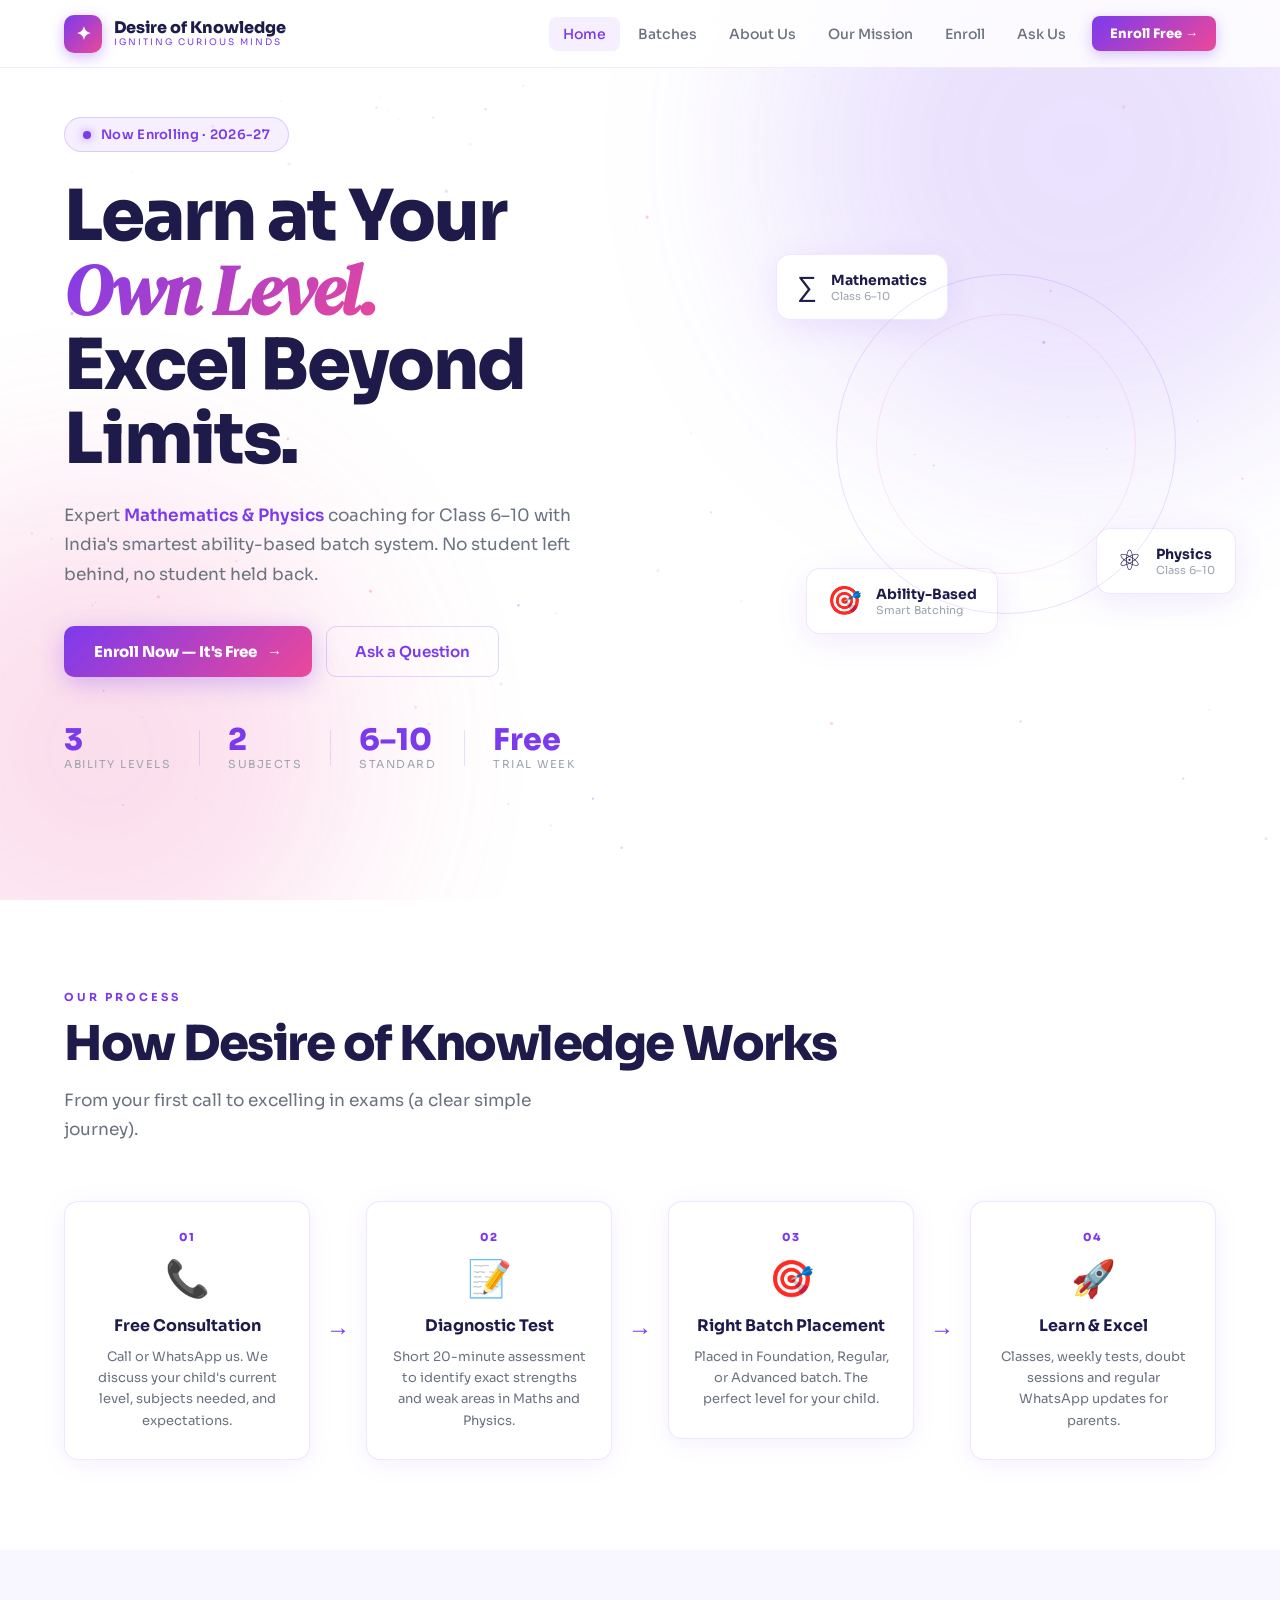
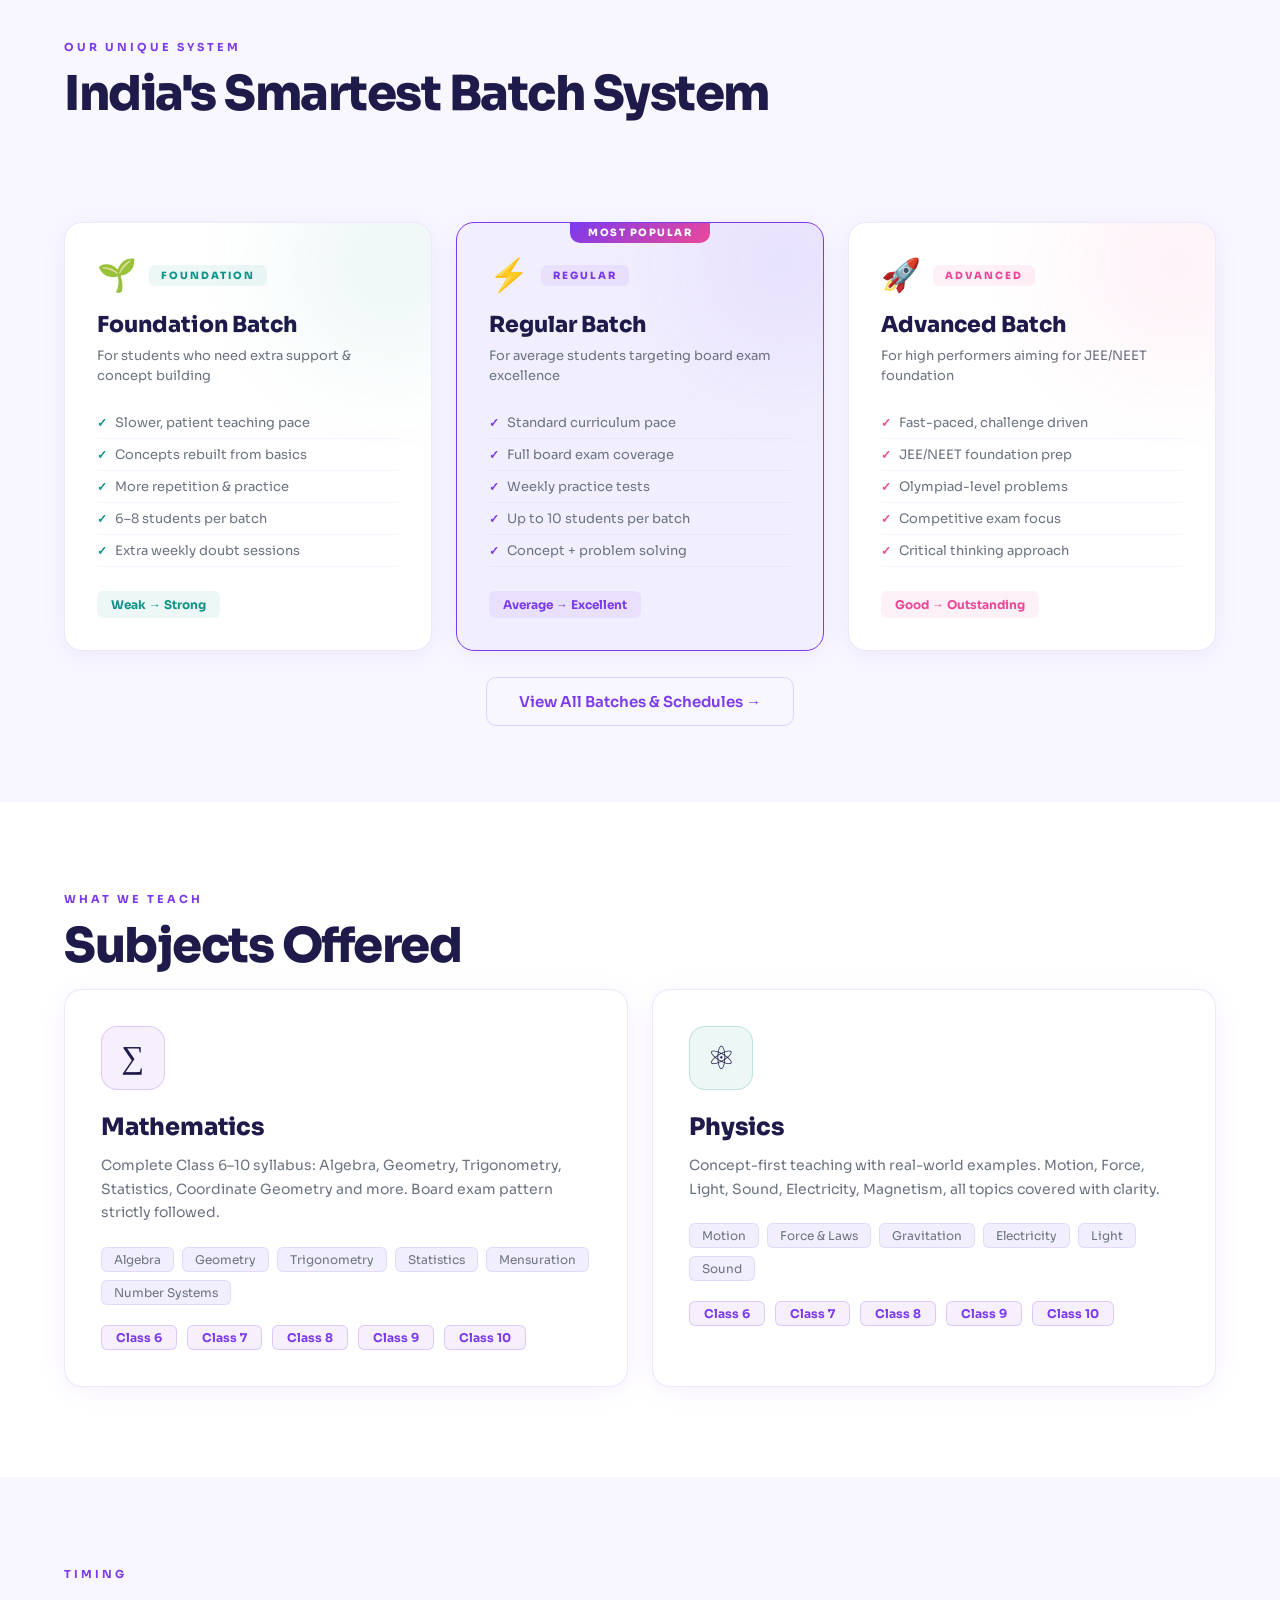
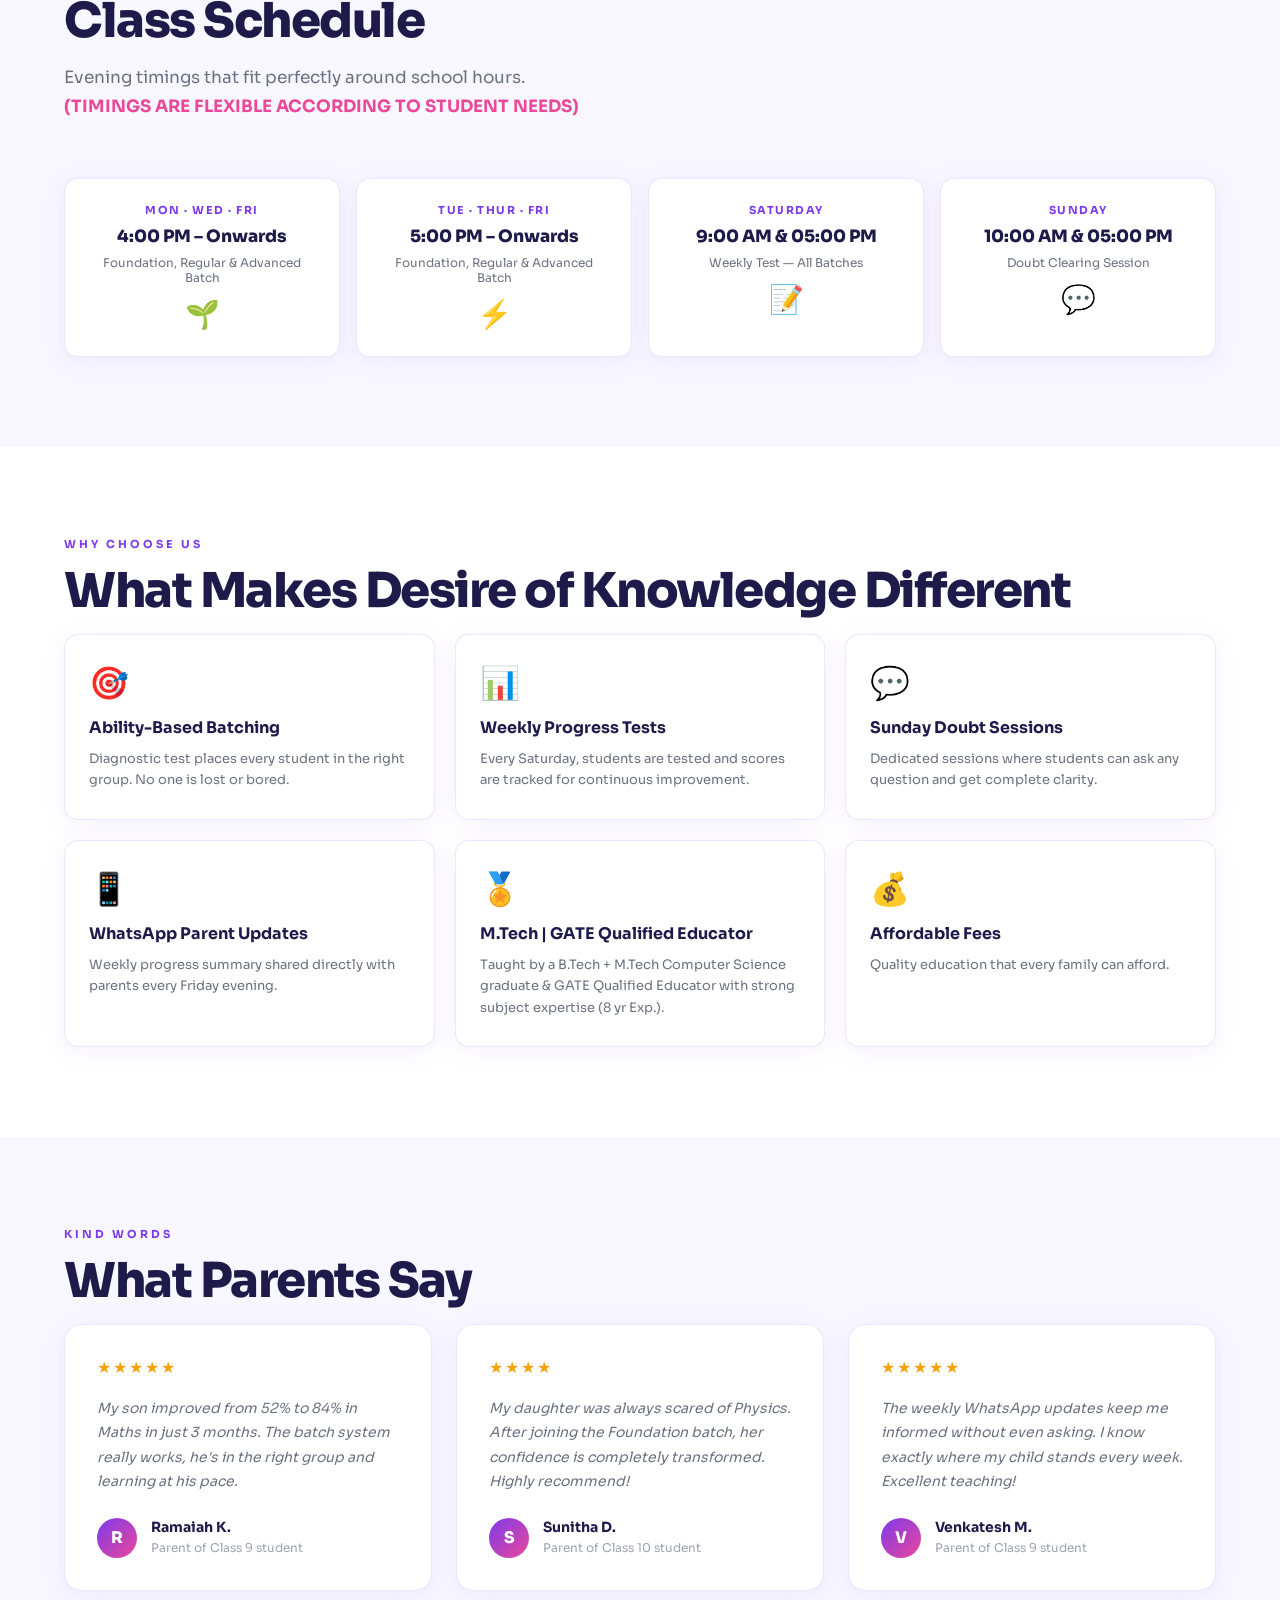
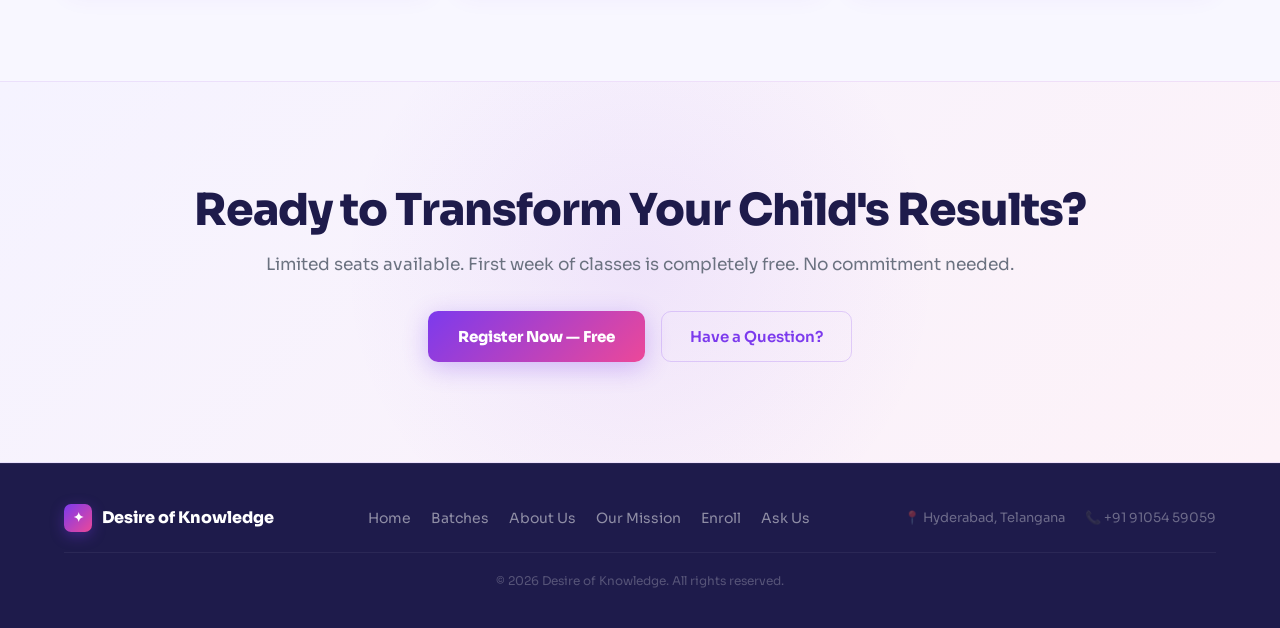
<file: index.html>
<!DOCTYPE html>
<html lang="en">
<head>
  <meta charset="UTF-8" />
  <meta name="viewport" content="width=device-width, initial-scale=1.0" />
  <title>Desire of Knowledge | Class 9 & 10 Maths & Physics Coaching — Hyderabad</title>
  <meta name="description" content="Expert Maths and Physics coaching for Class 9 and 10 students in Hyderabad, Telangana. Ability-based batches. Enroll now for free consultation." />
  <link rel="preconnect" href="https://fonts.googleapis.com" />
  <link rel="preconnect" href="https://fonts.gstatic.com" crossorigin />
  <link href="https://fonts.googleapis.com/css2?family=Sora:wght@300;400;500;600;700;800;900&family=DM+Serif+Display:ital@0;1&family=Plus+Jakarta+Sans:wght@400;500;600;700&display=swap" rel="stylesheet" />
  <link rel="stylesheet" href="css/style.css" />
  <link rel="icon" href="data:image/svg+xml,<svg xmlns='http://www.w3.org/2000/svg' viewBox='0 0 100 100'><text y='.9em' font-size='90'>✦</text></svg>" />
</head>
<body>

<!-- ── NAVBAR ─────────────────────────────────────────────────────────── -->
<div id="header-placeholder"></div>

<!-- ── HERO ───────────────────────────────────────────────────────────── -->
<section class="hero">
  <div class="hero-bg">
    <div class="orb orb-gold"></div>
    <div class="orb orb-orange"></div>
    <canvas class="particle-canvas" id="particleCanvas"></canvas>
  </div>
  <div class="hero-content">
    <div class="hero-badge reveal">
      <span class="badge-pulse"></span>
      Now Enrolling · 2026-27
    </div>
    <h1 class="hero-title reveal delay-1">
      Learn at Your<br>
      <em class="gold-italic">Own Level.</em><br>
      Excel Beyond Limits.
    </h1>
    <p class="hero-desc reveal delay-2">
      Expert <strong>Mathematics & Physics</strong> coaching for Class 6–10 with India's smartest ability-based batch system. No student left behind, no student held back.
    </p>
    <div class="hero-actions reveal delay-3">
      <a href="register.html" class="btn-gold">
        Enroll Now — It's Free
        <span class="btn-icon">→</span>
      </a>
      <a href="query.html" class="btn-outline">Ask a Question</a>
    </div>
    <div class="hero-stats reveal delay-4">
      <div class="stat-item">
        <span class="stat-val">3</span>
        <span class="stat-lbl">Ability Levels</span>
      </div>
      <div class="stat-sep"></div>
      <div class="stat-item">
        <span class="stat-val">2</span>
        <span class="stat-lbl">Subjects</span>
      </div>
      <div class="stat-sep"></div>
      <div class="stat-item">
        <span class="stat-val">6–10</span>
        <span class="stat-lbl">Standard</span>
      </div>
      <div class="stat-sep"></div>
      <div class="stat-item">
        <span class="stat-val">Free</span>
        <span class="stat-lbl">Trial Week</span>
      </div>
    </div>
  </div>
  <div class="hero-visual reveal delay-2">
    <div class="float-card card-1">
      <div class="fc-icon">∑</div>
      <div class="fc-text">
        <strong>Mathematics</strong>
        <span>Class 6–10</span>
      </div>
    </div>
    <div class="float-card card-2">
      <div class="fc-icon">⚛</div>
      <div class="fc-text">
        <strong>Physics</strong>
        <span>Class 6–10</span>
      </div>
    </div>
    <div class="float-card card-3">
      <div class="fc-icon">🎯</div>
      <div class="fc-text">
        <strong>Ability-Based</strong>
        <span>Smart Batching</span>
      </div>
    </div>
    <div class="hero-ring"></div>
    <div class="hero-ring ring-2"></div>
  </div>
</section>

<!-- ── HOW IT WORKS ────────────────────────────────────────────────────── -->
<section class="section how-section">
  <div class="container">
    <div class="section-tag reveal">Our Process</div>
    <h2 class="section-title reveal">How Desire of Knowledge Works</h2>
    <p class="section-desc reveal">From your first call to excelling in exams (a clear simple journey).</p>
    <div class="steps-row">
      <div class="step reveal delay-1">
        <div class="step-num">01</div>
        <div class="step-icon">📞</div>
        <h3>Free Consultation</h3>
        <p>Call or WhatsApp us. We discuss your child's current level, subjects needed, and expectations.</p>
      </div>
      <div class="step-arrow reveal">→</div>
      <div class="step reveal delay-2">
        <div class="step-num">02</div>
        <div class="step-icon">📝</div>
        <h3>Diagnostic Test</h3>
        <p>Short 20-minute assessment to identify exact strengths and weak areas in Maths and Physics.</p>
      </div>
      <div class="step-arrow reveal">→</div>
      <div class="step reveal delay-3">
        <div class="step-num">03</div>
        <div class="step-icon">🎯</div>
        <h3>Right Batch Placement</h3>
        <p>Placed in Foundation, Regular, or Advanced batch. The perfect level for your child.</p>
      </div>
      <div class="step-arrow reveal">→</div>
      <div class="step reveal delay-4">
        <div class="step-num">04</div>
        <div class="step-icon">🚀</div>
        <h3>Learn & Excel</h3>
        <p>Classes, weekly tests, doubt sessions and regular WhatsApp updates for parents.</p>
      </div>
    </div>
  </div>
</section>

<!-- ── BATCH SYSTEM ─────────────────────────────────────────────────────── -->
<section class="section dark-section batch-section">
  <div class="container">
    <div class="section-tag reveal">Our Unique System</div>
    <h2 class="section-title reveal">India's Smartest Batch System</h2>
    <p class="section-desc reveal">Every student is different. We treat them that way.</p>
    <div class="batch-grid">

      <div class="batch-card bc-foundation reveal delay-1">
        <div class="bc-glow glow-teal"></div>
        <div class="bc-header">
          <span class="bc-emoji">🌱</span>
          <div class="bc-level teal">FOUNDATION</div>
        </div>
        <h3>Foundation Batch</h3>
        <p class="bc-sub">For students who need extra support & concept building</p>
        <ul class="bc-list">
          <li>Slower, patient teaching pace</li>
          <li>Concepts rebuilt from basics</li>
          <li>More repetition & practice</li>
          <li>6–8 students per batch</li>
          <li>Extra weekly doubt sessions</li>
        </ul>
        <div class="bc-tag teal-tag">Weak → Strong</div>
      </div>

      <div class="batch-card bc-regular reveal delay-2 featured-card">
        <div class="bc-glow glow-gold"></div>
        <div class="featured-badge">Most Popular</div>
        <div class="bc-header">
          <span class="bc-emoji">⚡</span>
          <div class="bc-level gold">REGULAR</div>
        </div>
        <h3>Regular Batch</h3>
        <p class="bc-sub">For average students targeting board exam excellence</p>
        <ul class="bc-list">
          <li>Standard curriculum pace</li>
          <li>Full board exam coverage</li>
          <li>Weekly practice tests</li>
          <li>Up to 10 students per batch</li>
          <li>Concept + problem solving</li>
        </ul>
        <div class="bc-tag gold-tag">Average → Excellent</div>
      </div>

      <div class="batch-card bc-advanced reveal delay-3">
        <div class="bc-glow glow-orange"></div>
        <div class="bc-header">
          <span class="bc-emoji">🚀</span>
          <div class="bc-level orange">ADVANCED</div>
        </div>
        <h3>Advanced Batch</h3>
        <p class="bc-sub">For high performers aiming for JEE/NEET foundation</p>
        <ul class="bc-list">
          <li>Fast-paced, challenge driven</li>
          <li>JEE/NEET foundation prep</li>
          <li>Olympiad-level problems</li>
          <li>Competitive exam focus</li>
          <li>Critical thinking approach</li>
        </ul>
        <div class="bc-tag orange-tag">Good → Outstanding</div>
      </div>

    </div>
    <div class="batch-cta reveal">
      <a href="batches.html" class="btn-outline-light">View All Batches & Schedules →</a>
    </div>
  </div>
</section>

<!-- ── SUBJECTS ─────────────────────────────────────────────────────────── -->
<section class="section subject-section">
  <div class="container">
    <div class="section-tag reveal">What We Teach</div>
    <h2 class="section-title reveal">Subjects Offered</h2>
    <div class="subject-grid">
      <div class="subject-card reveal delay-1">
        <div class="subj-icon-wrap gold-wrap">
          <span class="subj-icon">∑</span>
        </div>
        <h3>Mathematics</h3>
        <p>Complete Class 6–10 syllabus: Algebra, Geometry, Trigonometry, Statistics, Coordinate Geometry and more. Board exam pattern strictly followed.</p>
        <div class="subj-topics">
          <span>Algebra</span><span>Geometry</span><span>Trigonometry</span>
          <span>Statistics</span><span>Mensuration</span><span>Number Systems</span>
        </div>
        <div class="subj-classes">
          <span class="class-pill">Class 6</span>
          <span class="class-pill">Class 7</span>
          <span class="class-pill">Class 8</span>
          <span class="class-pill">Class 9</span>
          <span class="class-pill">Class 10</span>
        </div>
      </div>
      <div class="subject-card reveal delay-2">
        <div class="subj-icon-wrap teal-wrap">
          <span class="subj-icon">⚛</span>
        </div>
        <h3>Physics</h3>
        <p>Concept-first teaching with real-world examples. Motion, Force, Light, Sound, Electricity, Magnetism, all topics covered with clarity.</p>
        <div class="subj-topics">
          <span>Motion</span><span>Force & Laws</span><span>Gravitation</span>
          <span>Electricity</span><span>Light</span><span>Sound</span>
        </div>
        <div class="subj-classes">
          <span class="class-pill">Class 6</span>
          <span class="class-pill">Class 7</span>
          <span class="class-pill">Class 8</span>
          <span class="class-pill">Class 9</span>
          <span class="class-pill">Class 10</span>
        </div>
      </div>
    </div>
  </div>
</section>

<!-- ── SCHEDULE ─────────────────────────────────────────────────────────── -->
<section class="section dark-section">
  <div class="container">
    <div class="section-tag reveal">Timing</div>
    <h2 class="section-title reveal">Class Schedule</h2>
    <p class="section-desc reveal">Evening timings that fit perfectly around school hours. <strong style="color: #EC4899;">(TIMINGS ARE FLEXIBLE ACCORDING TO STUDENT NEEDS)</strong></p>
    <div class="sched-grid">
      <div class="sched-card reveal delay-1">
        <div class="sched-day">Mon · Wed · Fri</div>
        <div class="sched-time">4:00 PM – Onwards</div>
        <div class="sched-label">Foundation, Regular & Advanced Batch</div>
        <div class="sched-icon">🌱</div>
      </div>
      <div class="sched-card reveal delay-2">
        <div class="sched-day">Tue · Thur · Fri</div>
        <div class="sched-time">5:00 PM – Onwards</div>
        <div class="sched-label">Foundation, Regular & Advanced Batch</div>
        <div class="sched-icon">⚡</div>
      </div>
      <div class="sched-card reveal delay-3">
        <div class="sched-day">Saturday</div>
        <div class="sched-time">9:00 AM & 05:00 PM</div>
        <div class="sched-label">Weekly Test — All Batches</div>
        <div class="sched-icon">📝</div>
      </div>
      <div class="sched-card reveal delay-4">
        <div class="sched-day">Sunday</div>
        <div class="sched-time">10:00 AM & 05:00 PM</div>
        <div class="sched-label">Doubt Clearing Session</div>
        <div class="sched-icon">💬</div>
      </div>
    </div>
  </div>
</section>

<!-- ── WHY US ──────────────────────────────────────────────────────────── -->
<section class="section why-section">
  <div class="container">
    <div class="section-tag reveal">Why Choose Us</div>
    <h2 class="section-title reveal">What Makes Desire of Knowledge Different</h2>
    <div class="why-grid">
      <div class="why-card reveal delay-1">
        <div class="why-icon">🎯</div>
        <h4>Ability-Based Batching</h4>
        <p>Diagnostic test places every student in the right group. No one is lost or bored.</p>
      </div>
      <div class="why-card reveal delay-2">
        <div class="why-icon">📊</div>
        <h4>Weekly Progress Tests</h4>
        <p>Every Saturday, students are tested and scores are tracked for continuous improvement.</p>
      </div>
      <div class="why-card reveal delay-3">
        <div class="why-icon">💬</div>
        <h4>Sunday Doubt Sessions</h4>
        <p>Dedicated sessions where students can ask any question and get complete clarity.</p>
      </div>
      <div class="why-card reveal delay-4">
        <div class="why-icon">📱</div>
        <h4>WhatsApp Parent Updates</h4>
        <p>Weekly progress summary shared directly with parents every Friday evening.</p>
      </div>
      <div class="why-card reveal delay-1">
        <div class="why-icon">🏅</div>
        <h4>M.Tech | GATE Qualified Educator</h4>
        <p>Taught by a B.Tech + M.Tech Computer Science graduate & GATE Qualified Educator with strong subject expertise (8 yr Exp.).</p>
      </div>
      <div class="why-card reveal delay-2">
        <div class="why-icon">💰</div>
        <h4>Affordable Fees</h4>
        <p>Quality education that every family can afford.</p>
      </div>
    </div>
  </div>
</section>

<!-- ── TESTIMONIAL ─────────────────────────────────────────────────────── -->
<section class="section dark-section testimonial-section">
  <div class="container">
    <div class="section-tag reveal">Kind Words</div>
    <h2 class="section-title reveal">What Parents Say</h2>
    <div class="testi-grid">
      <div class="testi-card reveal delay-1">
        <div class="testi-stars">★★★★★</div>
        <p>My son improved from 52% to 84% in Maths in just 3 months. The batch system really works, he's in the right group and learning at his pace.</p>
        <div class="testi-author">
          <div class="testi-avatar">R</div>
          <div>
            <strong>Ramaiah K.</strong>
            <span>Parent of Class 9 student</span>
          </div>
        </div>
      </div>
      <div class="testi-card reveal delay-2">
        <div class="testi-stars">★★★★</div>
        <p>My daughter was always scared of Physics. After joining the Foundation batch, her confidence is completely transformed. Highly recommend!</p>
        <div class="testi-author">
          <div class="testi-avatar">S</div>
          <div>
            <strong>Sunitha D.</strong>
            <span>Parent of Class 10 student</span>
          </div>
        </div>
      </div>
      <div class="testi-card reveal delay-3">
        <div class="testi-stars">★★★★★</div>
        <p>The weekly WhatsApp updates keep me informed without even asking. I know exactly where my child stands every week. Excellent teaching!</p>
        <div class="testi-author">
          <div class="testi-avatar">V</div>
          <div>
            <strong>Venkatesh M.</strong>
            <span>Parent of Class 9 student</span>
          </div>
        </div>
      </div>
    </div>
  </div>
</section>

<!-- ── CTA BANNER ──────────────────────────────────────────────────────── -->
<section class="cta-banner">
  <div class="cta-orb"></div>
  <div class="container cta-inner reveal">
    <h2>Ready to Transform Your Child's Results?</h2>
    <p>Limited seats available. First week of classes is completely free. No commitment needed.</p>
    <div class="cta-btns">
      <a href="register.html" class="btn-gold">Register Now — Free</a>
      <a href="query.html" class="btn-outline">Have a Question?</a>
    </div>
  </div>
</section>

<!-- ── FOOTER ──────────────────────────────────────────────────────────── -->
<div id="footer-placeholder"></div>


<script src="/js/components.js"></script>
<script src="/js/main.js"></script>
</body>
</html>
</file>
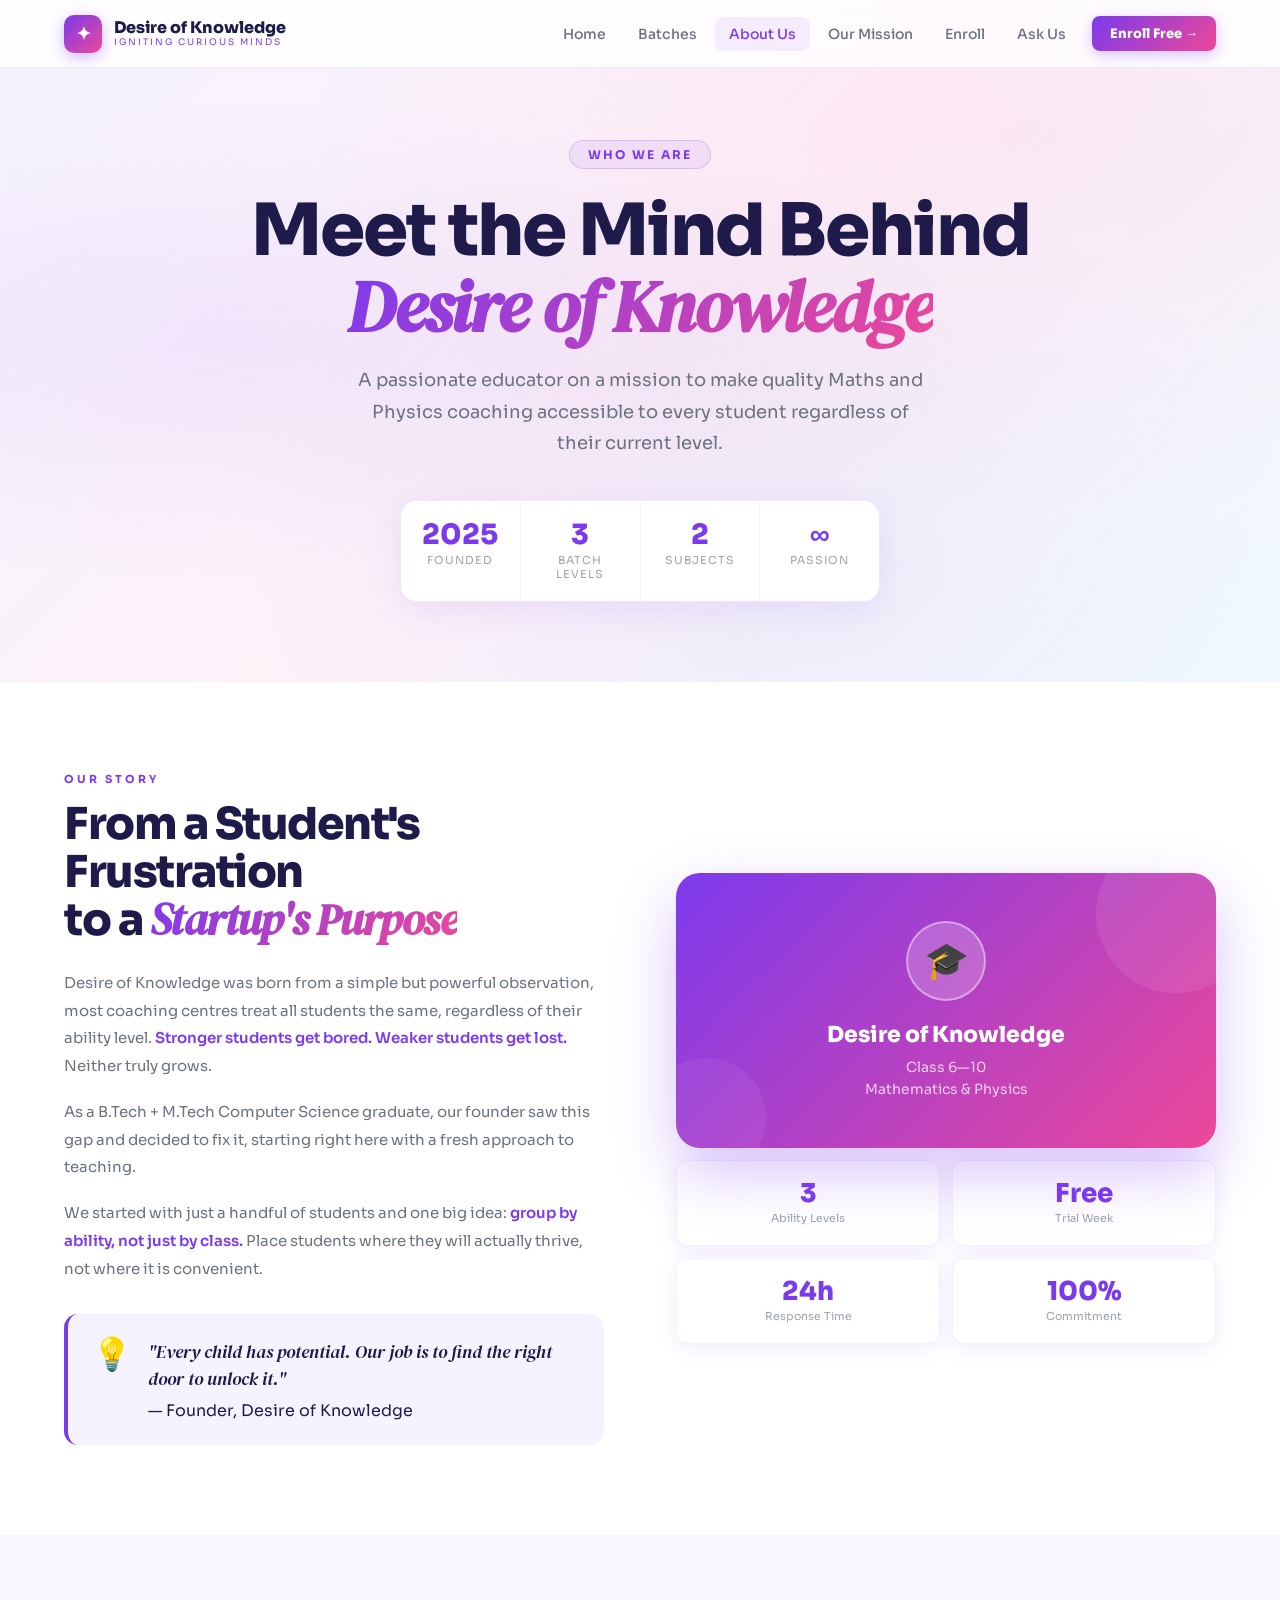
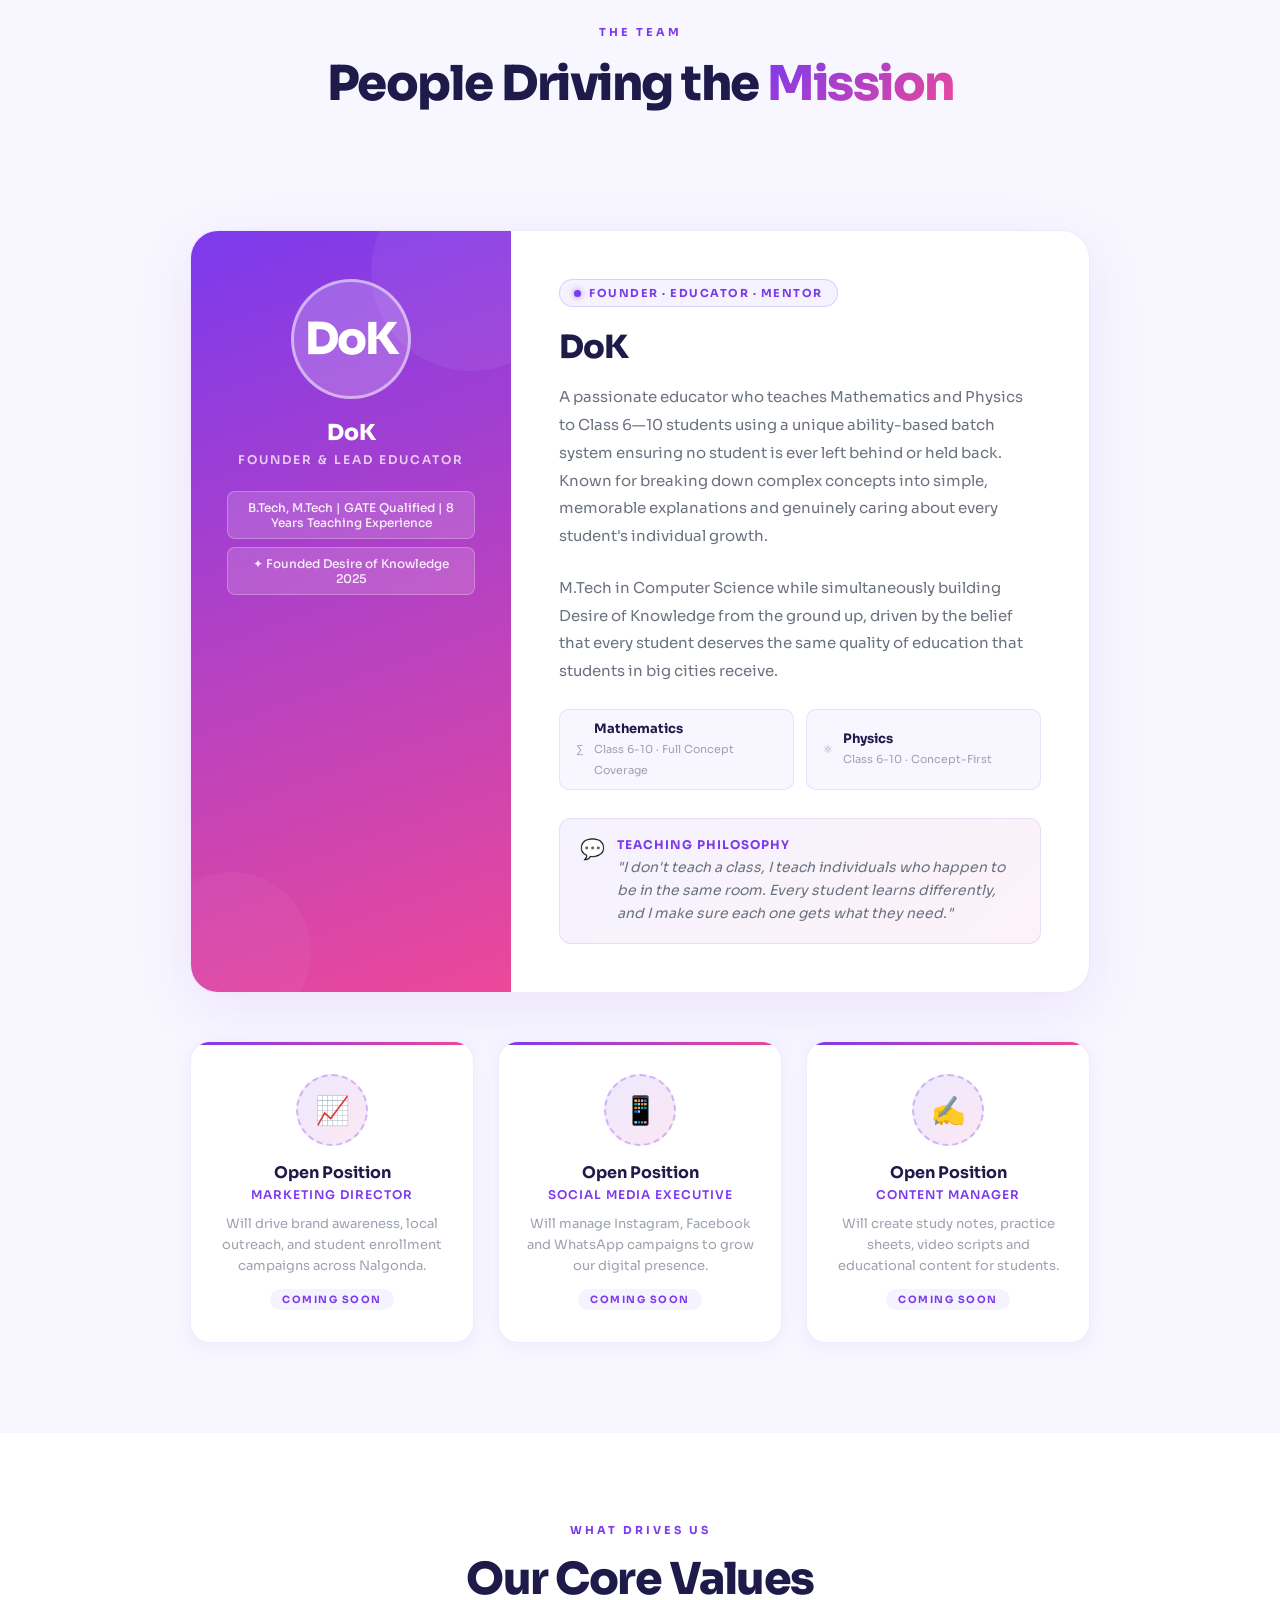
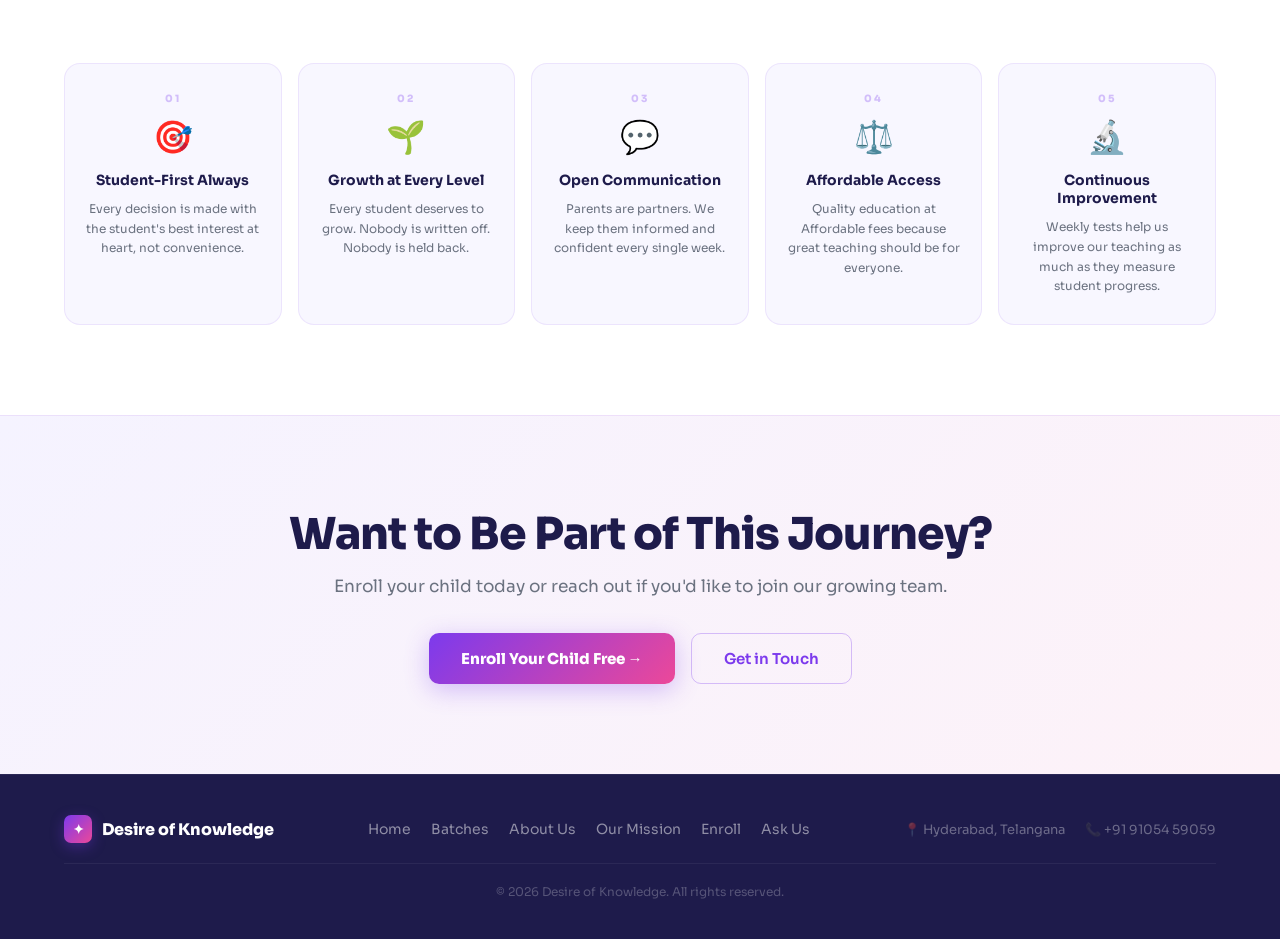
<file: about.html>
<!DOCTYPE html>
<html lang="en">
<head>
  <meta charset="UTF-8" />
  <meta name="viewport" content="width=device-width, initial-scale=1.0" />
  <title>About Us | Desire of Knowledge</title>
  <meta name="description" content="Meet the team behind Desire of Knowledge — passionate educators dedicated to transforming student learning in Nalgonda." />
  <link rel="preconnect" href="https://fonts.googleapis.com" />
  <link rel="preconnect" href="https://fonts.gstatic.com" crossorigin />
  <link href="https://fonts.googleapis.com/css2?family=Sora:wght@300;400;500;600;700;800;900&family=DM+Serif+Display:ital@0;1&display=swap" rel="stylesheet" />
  <link rel="stylesheet" href="/css/style.css" />
  <link rel="icon" href="data:image/svg+xml,<svg xmlns='http://www.w3.org/2000/svg' viewBox='0 0 100 100'><text y='.9em' font-size='90'>✦</text></svg>" />
</head>
<body>

<div id="header-placeholder"></div>

<!-- ── HERO ──────────────────────────────────────────────────────── -->
<section class="about-hero">
  <div class="container about-hero-inner">
    <div class="page-tag reveal">Who We Are</div>
    <h1 class="reveal">Meet the Mind Behind<br><em>Desire of Knowledge</em></h1>
    <p class="reveal delay-1">A passionate educator on a mission to make quality Maths and Physics coaching accessible to every student regardless of their current level.</p>
    <div class="hero-stats-row reveal delay-2">
      <div class="hs-item">
        <div class="hs-val">2025</div>
        <div class="hs-lbl">Founded</div>
      </div>
      <div class="hs-item">
        <div class="hs-val">3</div>
        <div class="hs-lbl">Batch Levels</div>
      </div>
      <div class="hs-item">
        <div class="hs-val">2</div>
        <div class="hs-lbl">Subjects</div>
      </div>
      <div class="hs-item">
        <div class="hs-val">∞</div>
        <div class="hs-lbl">Passion</div>
      </div>
    </div>
  </div>
</section>

<!-- ── STORY ──────────────────────────────────────────────────────── -->
<section class="story-section">
  <div class="container">
    <div class="story-grid">
      <div class="story-left reveal">
        <div class="story-label">Our Story</div>
        <h2 class="story-title">From a Student's Frustration<br>to a <em>Startup's Purpose</em></h2>
        <p class="story-text">Desire of Knowledge was born from a simple but powerful observation, most coaching centres treat all students the same, regardless of their ability level. <strong>Stronger students get bored. Weaker students get lost.</strong> Neither truly grows.</p>
        <p class="story-text">As a B.Tech + M.Tech Computer Science graduate, our founder saw this gap and decided to fix it, starting right here with a fresh approach to teaching.</p>
        <p class="story-text">We started with just a handful of students and one big idea: <strong>group by ability, not just by class.</strong> Place students where they will actually thrive, not where it is convenient.</p>
        <div class="story-quote">
          <div class="sq-icon">💡</div>
          <div>
            <blockquote>"Every child has potential. Our job is to find the right door to unlock it."</blockquote>
            — Founder, Desire of Knowledge
          </div>
        </div>
      </div>
      <div class="story-right reveal delay-2">
        <div class="story-visual">
          <div class="sv-main">
            <div class="sv-badge">🎓</div>
            <h3>Desire of Knowledge</h3>
            <p>Class 6—10<br>Mathematics & Physics</p>
          </div>
          <div class="sv-cards">
            <div class="sv-card">
              <div class="sv-card-num">3</div>
              <div class="sv-card-lbl">Ability Levels</div>
            </div>
            <div class="sv-card">
              <div class="sv-card-num">Free</div>
              <div class="sv-card-lbl">Trial Week</div>
            </div>
            <div class="sv-card">
              <div class="sv-card-num">24h</div>
              <div class="sv-card-lbl">Response Time</div>
            </div>
            <div class="sv-card">
              <div class="sv-card-num">100%</div>
              <div class="sv-card-lbl">Commitment</div>
            </div>
          </div>
        </div>
      </div>
    </div>
  </div>
</section>

<!-- ── TEAM ───────────────────────────────────────────────────────── -->
<section class="team-section">
  <div class="container">
    <div class="team-section-header">
      <div class="section-tag reveal">The Team</div>
      <h2 class="reveal">People Driving the <span style="background:linear-gradient(135deg,#7C3AED,#EC4899);-webkit-background-clip:text;-webkit-text-fill-color:transparent;background-clip:text;">Mission</span></h2>
      <p class="reveal delay-1">Small team, big impact. Every student gets direct access to expertise and care.</p>
    </div>

    <!-- ── FOUNDER CARD ── -->
    <div class="founder-card reveal">
      <div class="fc-left">
        <div class="fc-avatar">DoK</div>
        <!-- Replace YN with your initials -->
        <div class="fc-name">DoK</div>
        <!-- Replace with your actual name -->
        <div class="fc-title">Founder & Lead Educator</div>
        <div class="fc-creds">
          <div class="fc-cred">B.Tech, M.Tech  |  GATE Qualified  |  8 Years Teaching Experience</div>
          <div class="fc-cred">✦ Founded Desire of Knowledge 2025</div>
        </div>
      </div>
      <div class="fc-right">
        <div class="fc-role-badge">
          <div class="role-dot"></div>
          Founder · Educator · Mentor
        </div>
        <h3>DoK</h3>
        <!-- Replace with your actual name -->
        <p>A passionate educator who teaches Mathematics and Physics to Class 6—10 students using a unique ability-based batch system ensuring no student is ever left behind or held back. Known for breaking down complex concepts into simple, memorable explanations and genuinely caring about every student's individual growth.</p>
        <p>M.Tech in Computer Science while simultaneously building Desire of Knowledge from the ground up, driven by the belief that every student deserves the same quality of education that students in big cities receive.</p>
        <div class="fc-subjects">
          <div class="fc-subj">
            <span class="fc-subj-icon">∑</span>
            <div>
              <strong>Mathematics</strong>
              <span>Class 6-10 · Full Concept Coverage</span>
            </div>
          </div>
          <div class="fc-subj">
            <span class="fc-subj-icon">⚛</span>
            <div>
              <strong>Physics</strong>
              <span>Class 6-10 · Concept-First</span>
            </div>
          </div>
        </div>
        <div class="fc-philosophy">
          <span>💬</span>
          <div>
            <strong>Teaching Philosophy</strong>
            <p>"I don't teach a class, I teach individuals who happen to be in the same room. Every student learns differently, and I make sure each one gets what they need."</p>
          </div>
        </div>
      </div>
    </div>

    <!-- ── FUTURE TEAM SLOTS ──
         When you hire someone, copy one .team-card block,
         fill in the details, and remove the "Coming Soon" tag.
    -->
    <div class="team-grid reveal delay-2">

      <div class="team-card">
        <div class="tc-avatar">📈</div>
        <div class="tc-name">Open Position</div>
        <div class="tc-role">Marketing Director</div>
        <div class="tc-desc">Will drive brand awareness, local outreach, and student enrollment campaigns across Nalgonda.</div>
        <span class="tc-coming">Coming Soon</span>
      </div>

      <div class="team-card">
        <div class="tc-avatar">📱</div>
        <div class="tc-name">Open Position</div>
        <div class="tc-role">Social Media Executive</div>
        <div class="tc-desc">Will manage Instagram, Facebook and WhatsApp campaigns to grow our digital presence.</div>
        <span class="tc-coming">Coming Soon</span>
      </div>

      <div class="team-card">
        <div class="tc-avatar">✍️</div>
        <div class="tc-name">Open Position</div>
        <div class="tc-role">Content Manager</div>
        <div class="tc-desc">Will create study notes, practice sheets, video scripts and educational content for students.</div>
        <span class="tc-coming">Coming Soon</span>
      </div>

    </div>
    <!-- END FUTURE TEAM SLOTS -->

  </div>
</section>

<!-- ── VALUES ─────────────────────────────────────────────────────── -->
<section class="values-section">
  <div class="container">
    <div class="values-header">
      <div class="section-tag reveal">What Drives Us</div>
      <h2 class="reveal">Our Core Values</h2>
    </div>
    <div class="values-grid">
      <div class="value-card reveal delay-1">
        <div class="vc-num">01</div>
        <div class="vc-icon">🎯</div>
        <h3>Student-First Always</h3>
        <p>Every decision is made with the student's best interest at heart, not convenience.</p>
      </div>
      <div class="value-card reveal delay-2">
        <div class="vc-num">02</div>
        <div class="vc-icon">🌱</div>
        <h3>Growth at Every Level</h3>
        <p>Every student deserves to grow. Nobody is written off. Nobody is held back.</p>
      </div>
      <div class="value-card reveal delay-3">
        <div class="vc-num">03</div>
        <div class="vc-icon">💬</div>
        <h3>Open Communication</h3>
        <p>Parents are partners. We keep them informed and confident every single week.</p>
      </div>
      <div class="value-card reveal delay-1">
        <div class="vc-num">04</div>
        <div class="vc-icon">⚖️</div>
        <h3>Affordable Access</h3>
        <p>Quality education at Affordable fees because great teaching should be for everyone.</p>
      </div>
      <div class="value-card reveal delay-2">
        <div class="vc-num">05</div>
        <div class="vc-icon">🔬</div>
        <h3>Continuous Improvement</h3>
        <p>Weekly tests help us improve our teaching as much as they measure student progress.</p>
      </div>
    </div>
  </div>
</section>

<!-- ── CTA ────────────────────────────────────────────────────────── -->
<section class="about-cta">
  <div class="container reveal">
    <h2>Want to Be Part of This Journey?</h2>
    <p>Enroll your child today or reach out if you'd like to join our growing team.</p>
    <div class="cta-row">
      <a href="/register.html" class="btn-primary">Enroll Your Child Free →</a>
      <a href="/query.html" class="btn-secondary">Get in Touch</a>
    </div>
  </div>
</section>

<div id="footer-placeholder"></div>
<script src="/js/components.js"></script>
<script src="/js/main.js"></script>
</body>
</html>
</file>
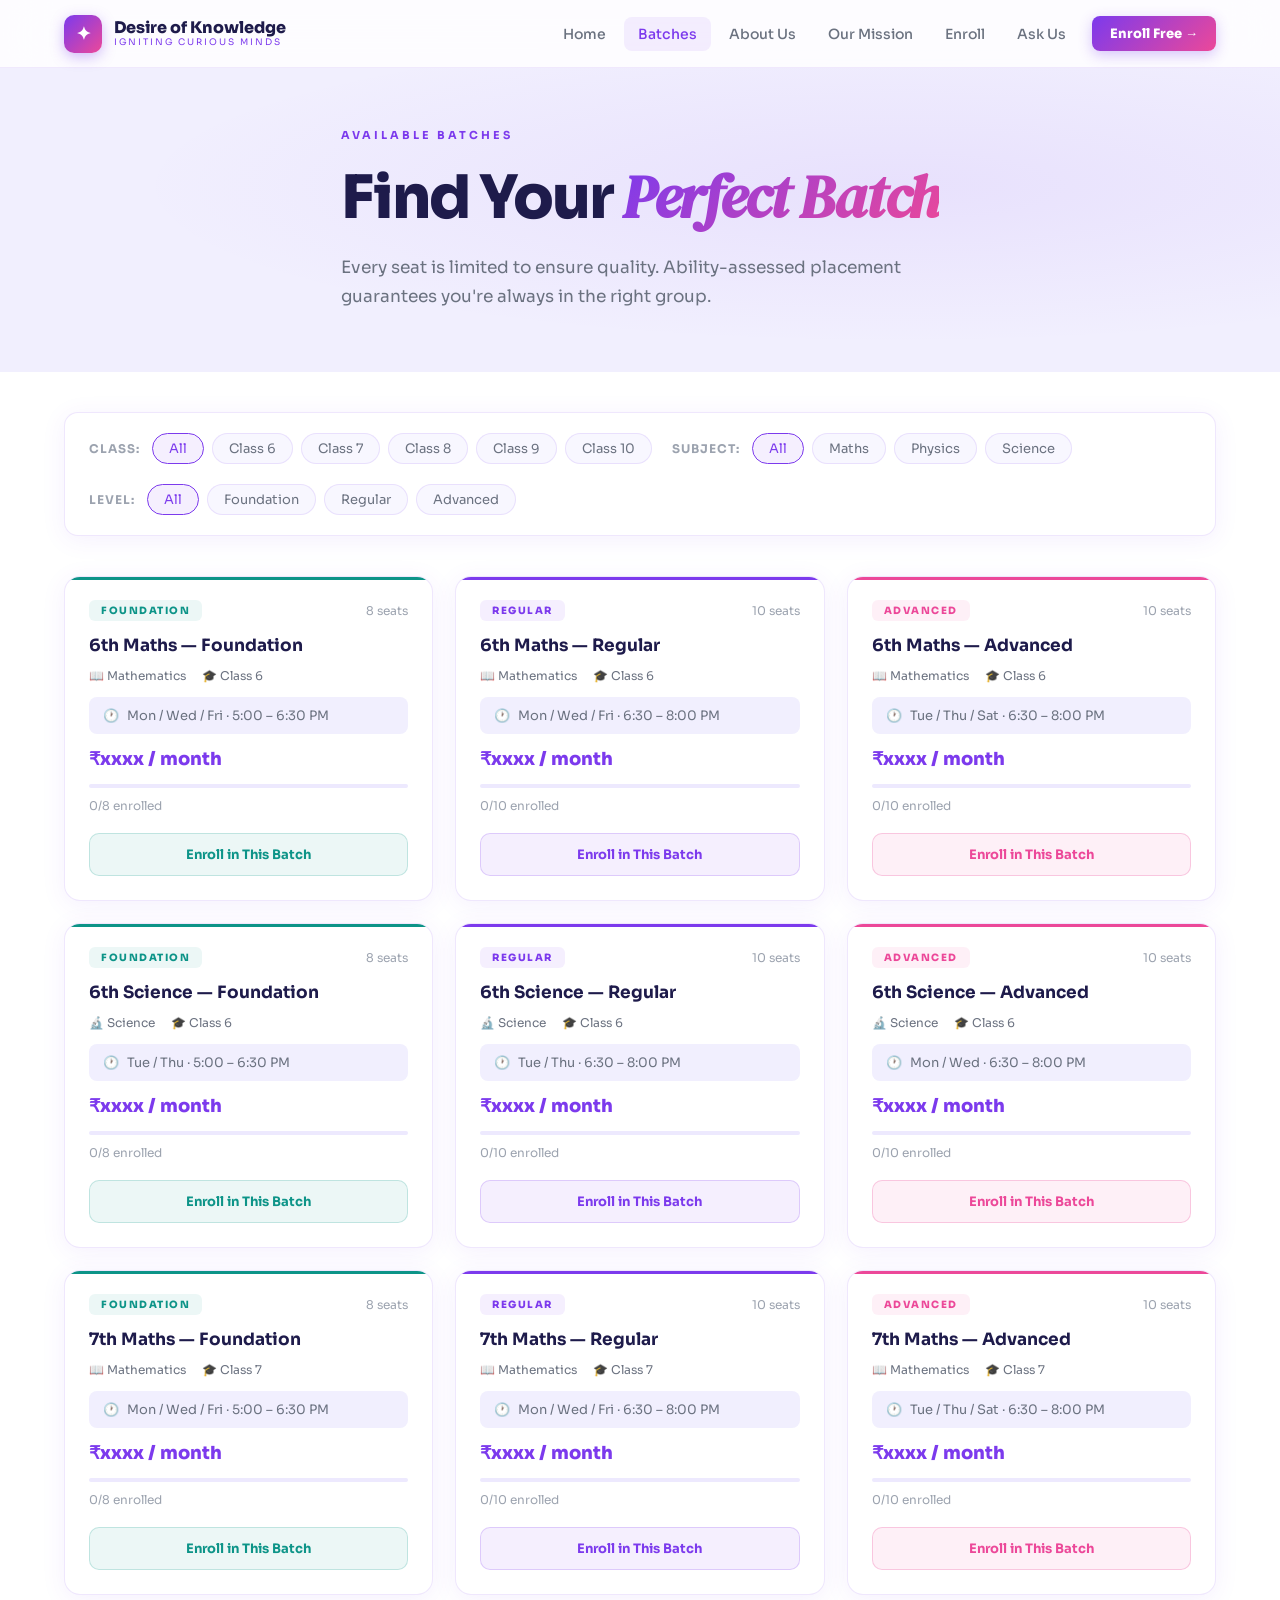
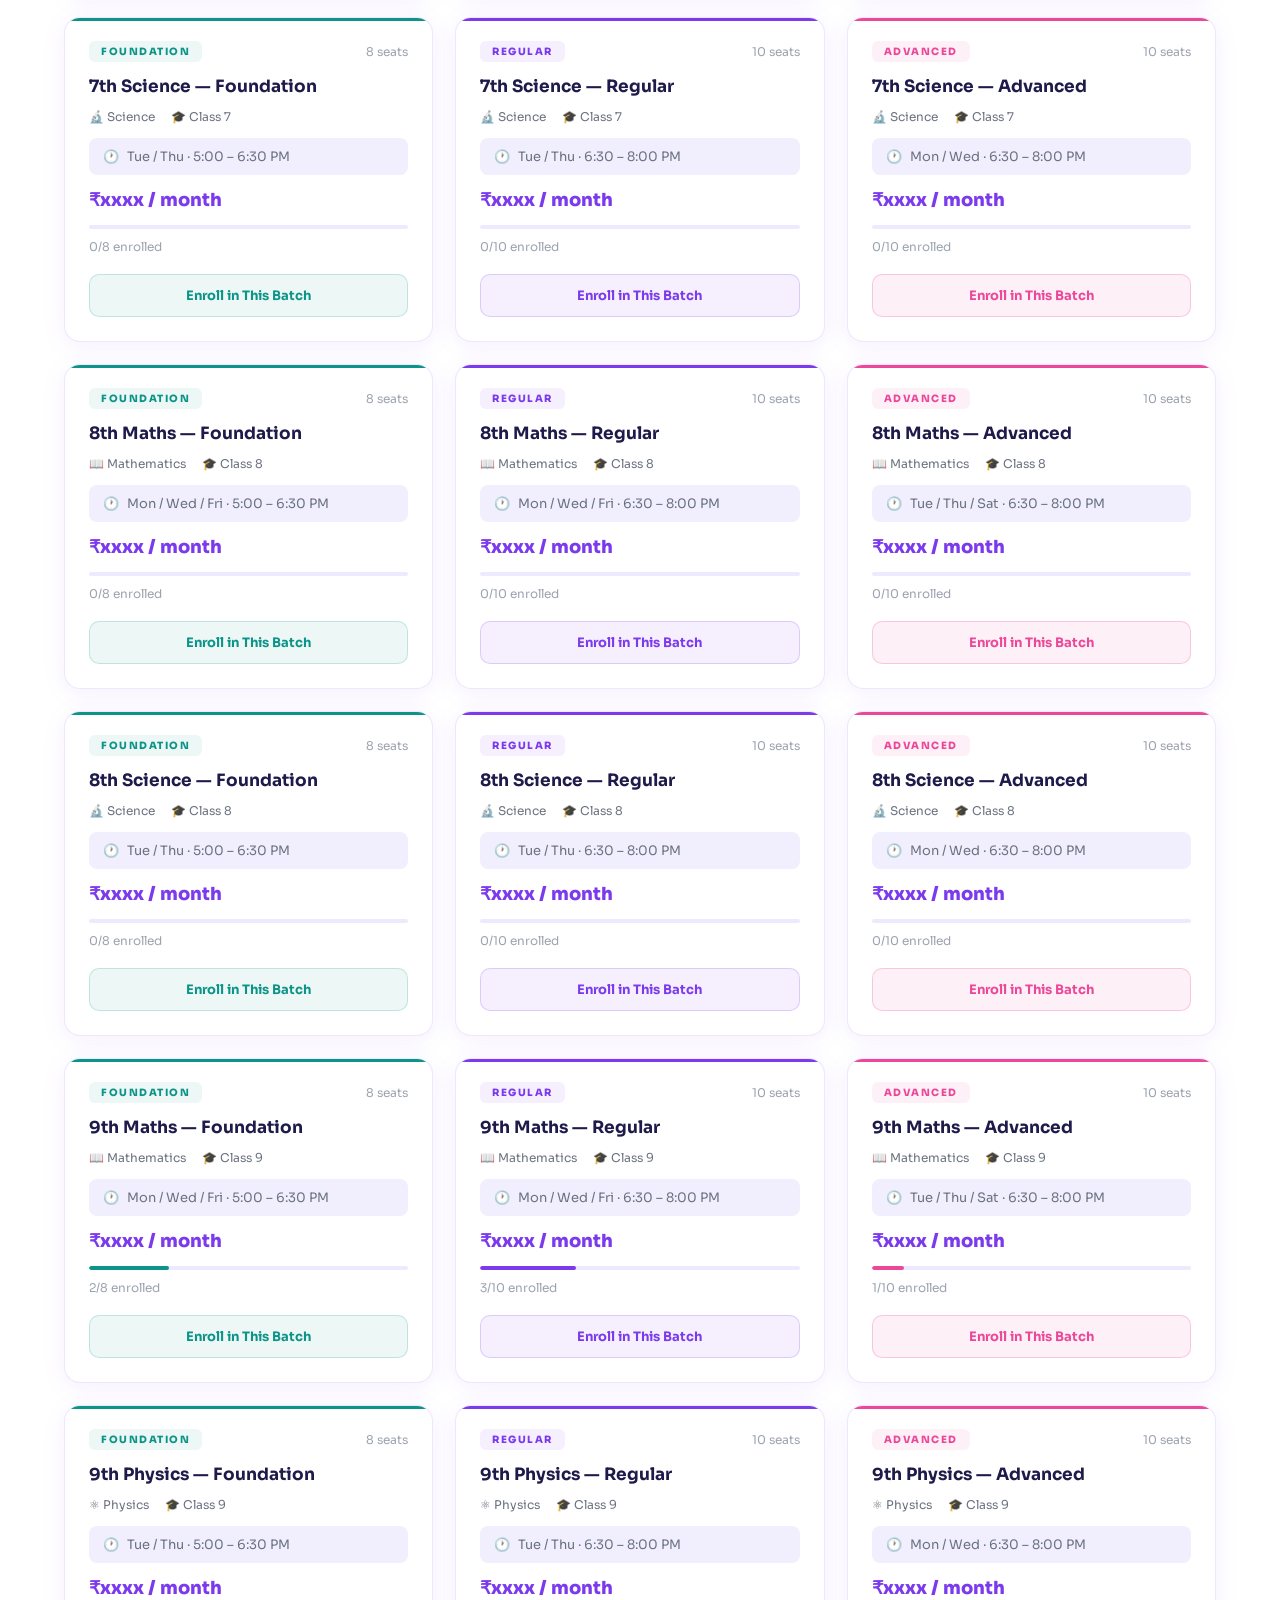
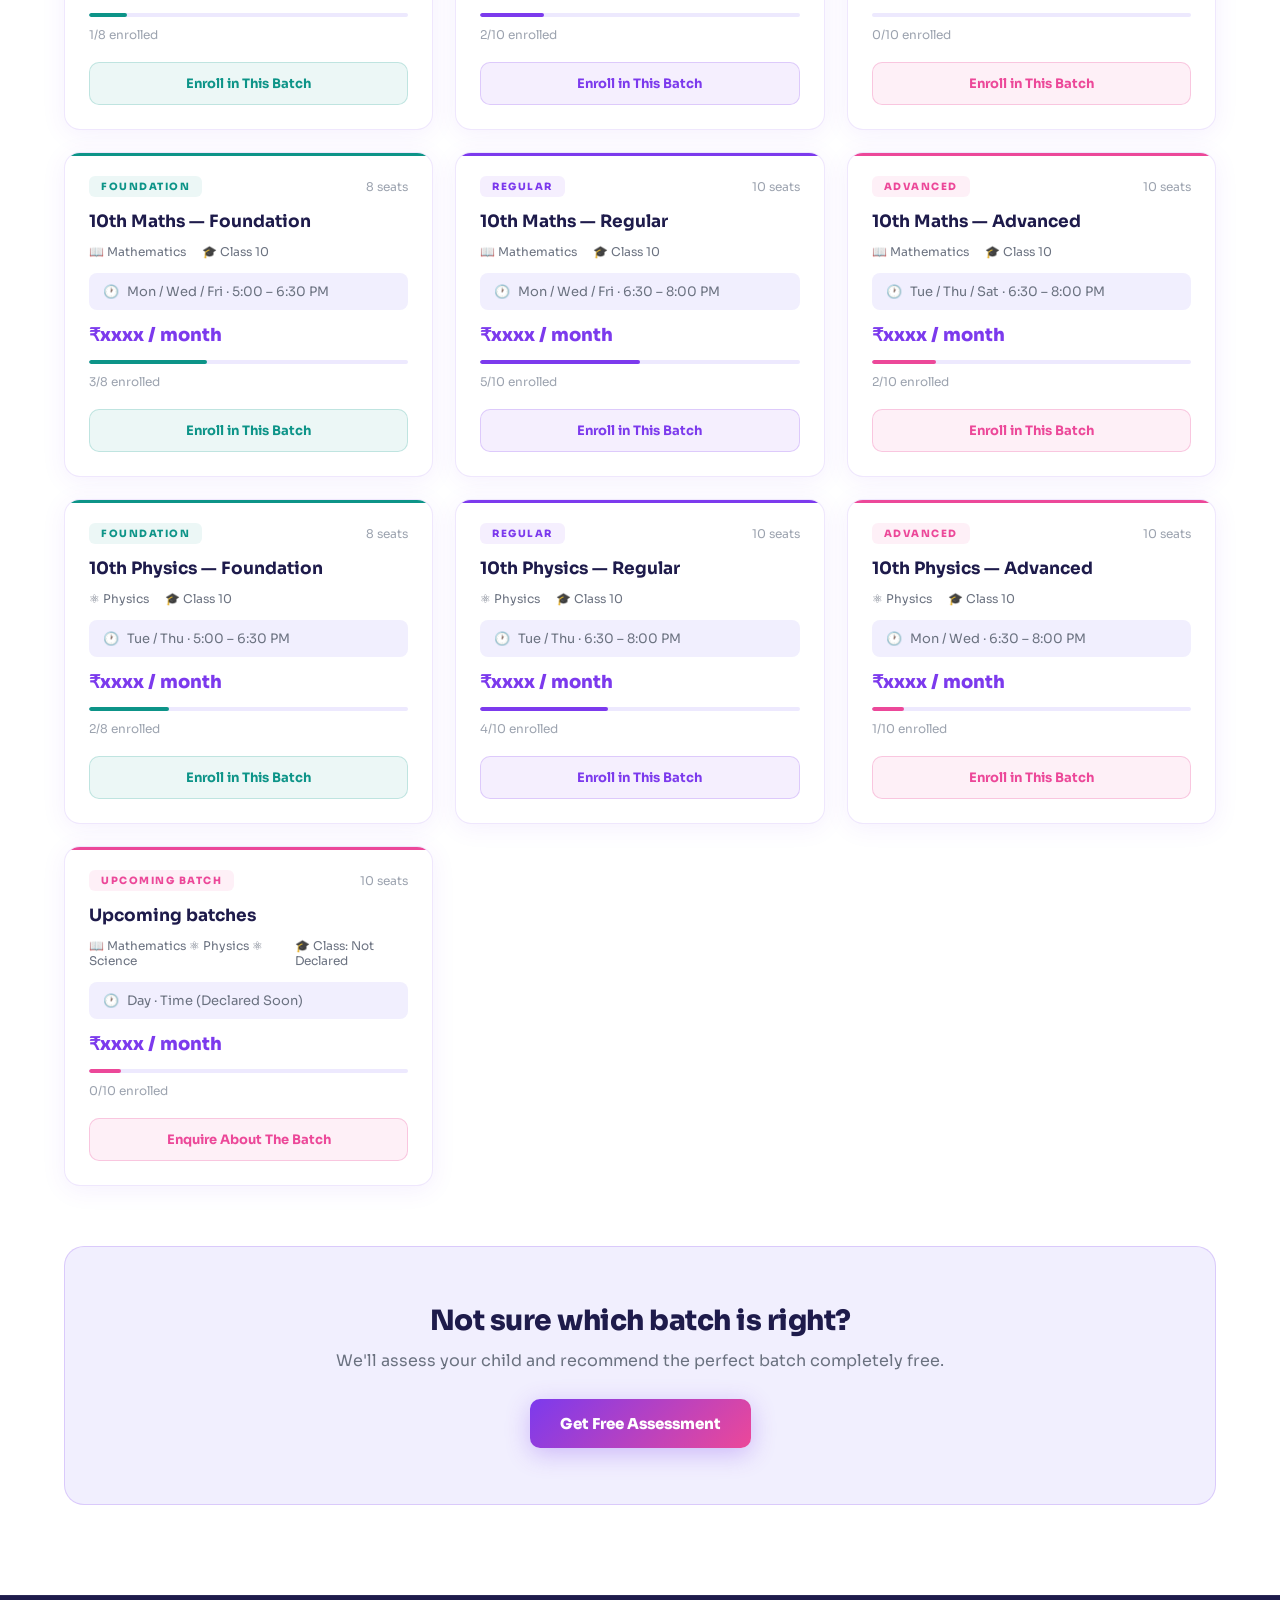
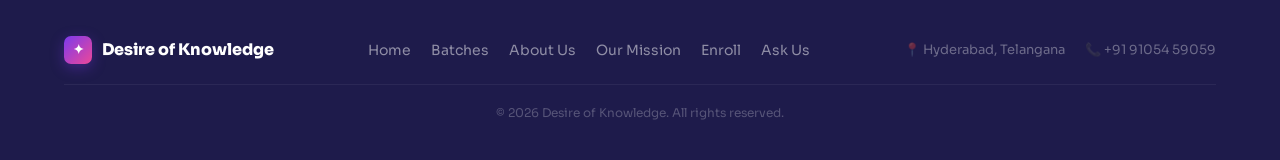
<file: batches.html>
<!DOCTYPE html>
<html lang="en">
<head>
  <meta charset="UTF-8" />
  <meta name="viewport" content="width=device-width, initial-scale=1.0" />
  <title>Batches & Schedule | Desire of Knowledge</title>
  <meta name="description" content="View all available batches for Class 9 & 10 Mathematics and Physics at Desire of Knowledge, Hyderabad." />
  <link rel="preconnect" href="https://fonts.googleapis.com" />
  <link rel="preconnect" href="https://fonts.gstatic.com" crossorigin />
  <link href="https://fonts.googleapis.com/css2?family=Sora:wght@300;400;500;600;700;800;900&family=DM+Serif+Display:ital@0;1&family=Plus+Jakarta+Sans:wght@400;500;600;700&display=swap" rel="stylesheet" />
  <link rel="stylesheet" href="css/style.css" />
  <link rel="icon" href="data:image/svg+xml,<svg xmlns='http://www.w3.org/2000/svg' viewBox='0 0 100 100'><text y='.9em' font-size='90'>✦</text></svg>" />
</head>
<body>


<div id="header-placeholder"></div>

<!-- PAGE HERO -->
<section class="page-hero">
  <div class="page-hero-bg"></div>
  <div class="container page-hero-inner">
    <div class="section-tag reveal">Available Batches</div>
    <h1 class="page-hero-title reveal">Find Your <em class="gold-italic">Perfect Batch</em></h1>
    <p class="page-hero-desc reveal">Every seat is limited to ensure quality. Ability-assessed placement guarantees you're always in the right group.</p>
  </div>
</section>

<!-- FILTERS -->
<section class="section" style="padding-top:40px;">
  <div class="container">
    <div class="filter-bar reveal">
      <div class="filter-group">
        <span class="filter-lbl">Class:</span>
        <button class="filter-btn active" data-filter="class" data-val="all">All</button>
        <button class="filter-btn" data-filter="class" data-val="6">Class 6</button>
        <button class="filter-btn" data-filter="class" data-val="7">Class 7</button>
        <button class="filter-btn" data-filter="class" data-val="8">Class 8</button>
        <button class="filter-btn" data-filter="class" data-val="9">Class 9</button>
        <button class="filter-btn" data-filter="class" data-val="10">Class 10</button>
      </div>
      <div class="filter-group">
        <span class="filter-lbl">Subject:</span>
        <button class="filter-btn active" data-filter="subject" data-val="all">All</button>
        <button class="filter-btn" data-filter="subject" data-val="maths">Maths</button>
        <button class="filter-btn" data-filter="subject" data-val="physics">Physics</button>
        <button class="filter-btn" data-filter="subject" data-val="science">Science</button>
      </div>
      <div class="filter-group">
        <span class="filter-lbl">Level:</span>
        <button class="filter-btn active" data-filter="level" data-val="all">All</button>
        <button class="filter-btn" data-filter="level" data-val="foundation">Foundation</button>
        <button class="filter-btn" data-filter="level" data-val="regular">Regular</button>
        <button class="filter-btn" data-filter="level" data-val="advanced">Advanced</button>
      </div>
    </div>

    <!-- BATCH CARDS GRID -->
    <div class="batches-grid" id="batchesGrid">

      <!-- ═══════════════════════════════════════════ -->
      <!-- CLASS 6                                     -->
      <!-- ═══════════════════════════════════════════ -->

      <!-- 6th Maths Foundation -->
      <div class="b-card reveal" data-class="6" data-subject="maths" data-level="foundation">
        <div class="b-top teal-top"></div>
        <div class="b-badges">
          <span class="b-level teal-badge">Foundation</span>
          <span class="b-seats">8 seats</span>
        </div>
        <h3>6th Maths — Foundation</h3>
        <div class="b-meta">
          <span>📖 Mathematics</span>
          <span>🎓 Class 6</span>
        </div>
        <div class="b-schedule">
          <span class="b-sched-icon">🕐</span>
          Mon / Wed / Fri · 5:00 – 6:30 PM
        </div>
        <div class="b-fee">₹xxxx / month</div>
        <div class="b-capacity">
          <div class="cap-bar"><div class="cap-fill teal-fill" style="width:0%"></div></div>
          <span>0/8 enrolled</span>
        </div>
        <a href="register.html" class="b-enroll-btn teal-btn">Enroll in This Batch</a>
      </div>

      <!-- 6th Maths Regular -->
      <div class="b-card reveal delay-1" data-class="6" data-subject="maths" data-level="regular">
        <div class="b-top gold-top"></div>
        <div class="b-badges">
          <span class="b-level gold-badge">Regular</span>
          <span class="b-seats">10 seats</span>
        </div>
        <h3>6th Maths — Regular</h3>
        <div class="b-meta">
          <span>📖 Mathematics</span>
          <span>🎓 Class 6</span>
        </div>
        <div class="b-schedule">
          <span class="b-sched-icon">🕐</span>
          Mon / Wed / Fri · 6:30 – 8:00 PM
        </div>
        <div class="b-fee">₹xxxx / month</div>
        <div class="b-capacity">
          <div class="cap-bar"><div class="cap-fill gold-fill" style="width:0%"></div></div>
          <span>0/10 enrolled</span>
        </div>
        <a href="register.html" class="b-enroll-btn gold-btn">Enroll in This Batch</a>
      </div>

      <!-- 6th Maths Advanced -->
      <div class="b-card reveal delay-2" data-class="6" data-subject="maths" data-level="advanced">
        <div class="b-top orange-top"></div>
        <div class="b-badges">
          <span class="b-level orange-badge">Advanced</span>
          <span class="b-seats">10 seats</span>
        </div>
        <h3>6th Maths — Advanced</h3>
        <div class="b-meta">
          <span>📖 Mathematics</span>
          <span>🎓 Class 6</span>
        </div>
        <div class="b-schedule">
          <span class="b-sched-icon">🕐</span>
          Tue / Thu / Sat · 6:30 – 8:00 PM
        </div>
        <div class="b-fee">₹xxxx / month</div>
        <div class="b-capacity">
          <div class="cap-bar"><div class="cap-fill orange-fill" style="width:0%"></div></div>
          <span>0/10 enrolled</span>
        </div>
        <a href="register.html" class="b-enroll-btn orange-btn">Enroll in This Batch</a>
      </div>

      <!-- 6th Science Foundation -->
      <div class="b-card reveal delay-1" data-class="6" data-subject="science" data-level="foundation">
        <div class="b-top teal-top"></div>
        <div class="b-badges">
          <span class="b-level teal-badge">Foundation</span>
          <span class="b-seats">8 seats</span>
        </div>
        <h3>6th Science — Foundation</h3>
        <div class="b-meta">
          <span>🔬 Science</span>
          <span>🎓 Class 6</span>
        </div>
        <div class="b-schedule">
          <span class="b-sched-icon">🕐</span>
          Tue / Thu · 5:00 – 6:30 PM
        </div>
        <div class="b-fee">₹xxxx / month</div>
        <div class="b-capacity">
          <div class="cap-bar"><div class="cap-fill teal-fill" style="width:0%"></div></div>
          <span>0/8 enrolled</span>
        </div>
        <a href="register.html" class="b-enroll-btn teal-btn">Enroll in This Batch</a>
      </div>

      <!-- 6th Science Regular -->
      <div class="b-card reveal delay-2" data-class="6" data-subject="science" data-level="regular">
        <div class="b-top gold-top"></div>
        <div class="b-badges">
          <span class="b-level gold-badge">Regular</span>
          <span class="b-seats">10 seats</span>
        </div>
        <h3>6th Science — Regular</h3>
        <div class="b-meta">
          <span>🔬 Science</span>
          <span>🎓 Class 6</span>
        </div>
        <div class="b-schedule">
          <span class="b-sched-icon">🕐</span>
          Tue / Thu · 6:30 – 8:00 PM
        </div>
        <div class="b-fee">₹xxxx / month</div>
        <div class="b-capacity">
          <div class="cap-bar"><div class="cap-fill gold-fill" style="width:0%"></div></div>
          <span>0/10 enrolled</span>
        </div>
        <a href="register.html" class="b-enroll-btn gold-btn">Enroll in This Batch</a>
      </div>

      <!-- 6th Science Advanced -->
      <div class="b-card reveal delay-3" data-class="6" data-subject="science" data-level="advanced">
        <div class="b-top orange-top"></div>
        <div class="b-badges">
          <span class="b-level orange-badge">Advanced</span>
          <span class="b-seats">10 seats</span>
        </div>
        <h3>6th Science — Advanced</h3>
        <div class="b-meta">
          <span>🔬 Science</span>
          <span>🎓 Class 6</span>
        </div>
        <div class="b-schedule">
          <span class="b-sched-icon">🕐</span>
          Mon / Wed · 6:30 – 8:00 PM
        </div>
        <div class="b-fee">₹xxxx / month</div>
        <div class="b-capacity">
          <div class="cap-bar"><div class="cap-fill orange-fill" style="width:0%"></div></div>
          <span>0/10 enrolled</span>
        </div>
        <a href="register.html" class="b-enroll-btn orange-btn">Enroll in This Batch</a>
      </div>

      <!-- ═══════════════════════════════════════════ -->
      <!-- CLASS 7                                     -->
      <!-- ═══════════════════════════════════════════ -->

      <!-- 7th Maths Foundation -->
      <div class="b-card reveal" data-class="7" data-subject="maths" data-level="foundation">
        <div class="b-top teal-top"></div>
        <div class="b-badges">
          <span class="b-level teal-badge">Foundation</span>
          <span class="b-seats">8 seats</span>
        </div>
        <h3>7th Maths — Foundation</h3>
        <div class="b-meta">
          <span>📖 Mathematics</span>
          <span>🎓 Class 7</span>
        </div>
        <div class="b-schedule">
          <span class="b-sched-icon">🕐</span>
          Mon / Wed / Fri · 5:00 – 6:30 PM
        </div>
        <div class="b-fee">₹xxxx / month</div>
        <div class="b-capacity">
          <div class="cap-bar"><div class="cap-fill teal-fill" style="width:0%"></div></div>
          <span>0/8 enrolled</span>
        </div>
        <a href="register.html" class="b-enroll-btn teal-btn">Enroll in This Batch</a>
      </div>

      <!-- 7th Maths Regular -->
      <div class="b-card reveal delay-1" data-class="7" data-subject="maths" data-level="regular">
        <div class="b-top gold-top"></div>
        <div class="b-badges">
          <span class="b-level gold-badge">Regular</span>
          <span class="b-seats">10 seats</span>
        </div>
        <h3>7th Maths — Regular</h3>
        <div class="b-meta">
          <span>📖 Mathematics</span>
          <span>🎓 Class 7</span>
        </div>
        <div class="b-schedule">
          <span class="b-sched-icon">🕐</span>
          Mon / Wed / Fri · 6:30 – 8:00 PM
        </div>
        <div class="b-fee">₹xxxx / month</div>
        <div class="b-capacity">
          <div class="cap-bar"><div class="cap-fill gold-fill" style="width:0%"></div></div>
          <span>0/10 enrolled</span>
        </div>
        <a href="register.html" class="b-enroll-btn gold-btn">Enroll in This Batch</a>
      </div>

      <!-- 7th Maths Advanced -->
      <div class="b-card reveal delay-2" data-class="7" data-subject="maths" data-level="advanced">
        <div class="b-top orange-top"></div>
        <div class="b-badges">
          <span class="b-level orange-badge">Advanced</span>
          <span class="b-seats">10 seats</span>
        </div>
        <h3>7th Maths — Advanced</h3>
        <div class="b-meta">
          <span>📖 Mathematics</span>
          <span>🎓 Class 7</span>
        </div>
        <div class="b-schedule">
          <span class="b-sched-icon">🕐</span>
          Tue / Thu / Sat · 6:30 – 8:00 PM
        </div>
        <div class="b-fee">₹xxxx / month</div>
        <div class="b-capacity">
          <div class="cap-bar"><div class="cap-fill orange-fill" style="width:0%"></div></div>
          <span>0/10 enrolled</span>
        </div>
        <a href="register.html" class="b-enroll-btn orange-btn">Enroll in This Batch</a>
      </div>

      <!-- 7th Science Foundation -->
      <div class="b-card reveal delay-1" data-class="7" data-subject="science" data-level="foundation">
        <div class="b-top teal-top"></div>
        <div class="b-badges">
          <span class="b-level teal-badge">Foundation</span>
          <span class="b-seats">8 seats</span>
        </div>
        <h3>7th Science — Foundation</h3>
        <div class="b-meta">
          <span>🔬 Science</span>
          <span>🎓 Class 7</span>
        </div>
        <div class="b-schedule">
          <span class="b-sched-icon">🕐</span>
          Tue / Thu · 5:00 – 6:30 PM
        </div>
        <div class="b-fee">₹xxxx / month</div>
        <div class="b-capacity">
          <div class="cap-bar"><div class="cap-fill teal-fill" style="width:0%"></div></div>
          <span>0/8 enrolled</span>
        </div>
        <a href="register.html" class="b-enroll-btn teal-btn">Enroll in This Batch</a>
      </div>

      <!-- 7th Science Regular -->
      <div class="b-card reveal delay-2" data-class="7" data-subject="science" data-level="regular">
        <div class="b-top gold-top"></div>
        <div class="b-badges">
          <span class="b-level gold-badge">Regular</span>
          <span class="b-seats">10 seats</span>
        </div>
        <h3>7th Science — Regular</h3>
        <div class="b-meta">
          <span>🔬 Science</span>
          <span>🎓 Class 7</span>
        </div>
        <div class="b-schedule">
          <span class="b-sched-icon">🕐</span>
          Tue / Thu · 6:30 – 8:00 PM
        </div>
        <div class="b-fee">₹xxxx / month</div>
        <div class="b-capacity">
          <div class="cap-bar"><div class="cap-fill gold-fill" style="width:0%"></div></div>
          <span>0/10 enrolled</span>
        </div>
        <a href="register.html" class="b-enroll-btn gold-btn">Enroll in This Batch</a>
      </div>

      <!-- 7th Science Advanced -->
      <div class="b-card reveal delay-3" data-class="7" data-subject="science" data-level="advanced">
        <div class="b-top orange-top"></div>
        <div class="b-badges">
          <span class="b-level orange-badge">Advanced</span>
          <span class="b-seats">10 seats</span>
        </div>
        <h3>7th Science — Advanced</h3>
        <div class="b-meta">
          <span>🔬 Science</span>
          <span>🎓 Class 7</span>
        </div>
        <div class="b-schedule">
          <span class="b-sched-icon">🕐</span>
          Mon / Wed · 6:30 – 8:00 PM
        </div>
        <div class="b-fee">₹xxxx / month</div>
        <div class="b-capacity">
          <div class="cap-bar"><div class="cap-fill orange-fill" style="width:0%"></div></div>
          <span>0/10 enrolled</span>
        </div>
        <a href="register.html" class="b-enroll-btn orange-btn">Enroll in This Batch</a>
      </div>

      <!-- ═══════════════════════════════════════════ -->
      <!-- CLASS 8                                     -->
      <!-- ═══════════════════════════════════════════ -->

      <!-- 8th Maths Foundation -->
      <div class="b-card reveal" data-class="8" data-subject="maths" data-level="foundation">
        <div class="b-top teal-top"></div>
        <div class="b-badges">
          <span class="b-level teal-badge">Foundation</span>
          <span class="b-seats">8 seats</span>
        </div>
        <h3>8th Maths — Foundation</h3>
        <div class="b-meta">
          <span>📖 Mathematics</span>
          <span>🎓 Class 8</span>
        </div>
        <div class="b-schedule">
          <span class="b-sched-icon">🕐</span>
          Mon / Wed / Fri · 5:00 – 6:30 PM
        </div>
        <div class="b-fee">₹xxxx / month</div>
        <div class="b-capacity">
          <div class="cap-bar"><div class="cap-fill teal-fill" style="width:0%"></div></div>
          <span>0/8 enrolled</span>
        </div>
        <a href="register.html" class="b-enroll-btn teal-btn">Enroll in This Batch</a>
      </div>

      <!-- 8th Maths Regular -->
      <div class="b-card reveal delay-1" data-class="8" data-subject="maths" data-level="regular">
        <div class="b-top gold-top"></div>
        <div class="b-badges">
          <span class="b-level gold-badge">Regular</span>
          <span class="b-seats">10 seats</span>
        </div>
        <h3>8th Maths — Regular</h3>
        <div class="b-meta">
          <span>📖 Mathematics</span>
          <span>🎓 Class 8</span>
        </div>
        <div class="b-schedule">
          <span class="b-sched-icon">🕐</span>
          Mon / Wed / Fri · 6:30 – 8:00 PM
        </div>
        <div class="b-fee">₹xxxx / month</div>
        <div class="b-capacity">
          <div class="cap-bar"><div class="cap-fill gold-fill" style="width:0%"></div></div>
          <span>0/10 enrolled</span>
        </div>
        <a href="register.html" class="b-enroll-btn gold-btn">Enroll in This Batch</a>
      </div>

      <!-- 8th Maths Advanced -->
      <div class="b-card reveal delay-2" data-class="8" data-subject="maths" data-level="advanced">
        <div class="b-top orange-top"></div>
        <div class="b-badges">
          <span class="b-level orange-badge">Advanced</span>
          <span class="b-seats">10 seats</span>
        </div>
        <h3>8th Maths — Advanced</h3>
        <div class="b-meta">
          <span>📖 Mathematics</span>
          <span>🎓 Class 8</span>
        </div>
        <div class="b-schedule">
          <span class="b-sched-icon">🕐</span>
          Tue / Thu / Sat · 6:30 – 8:00 PM
        </div>
        <div class="b-fee">₹xxxx / month</div>
        <div class="b-capacity">
          <div class="cap-bar"><div class="cap-fill orange-fill" style="width:0%"></div></div>
          <span>0/10 enrolled</span>
        </div>
        <a href="register.html" class="b-enroll-btn orange-btn">Enroll in This Batch</a>
      </div>

      <!-- 8th Science Foundation -->
      <div class="b-card reveal delay-1" data-class="8" data-subject="science" data-level="foundation">
        <div class="b-top teal-top"></div>
        <div class="b-badges">
          <span class="b-level teal-badge">Foundation</span>
          <span class="b-seats">8 seats</span>
        </div>
        <h3>8th Science — Foundation</h3>
        <div class="b-meta">
          <span>🔬 Science</span>
          <span>🎓 Class 8</span>
        </div>
        <div class="b-schedule">
          <span class="b-sched-icon">🕐</span>
          Tue / Thu · 5:00 – 6:30 PM
        </div>
        <div class="b-fee">₹xxxx / month</div>
        <div class="b-capacity">
          <div class="cap-bar"><div class="cap-fill teal-fill" style="width:0%"></div></div>
          <span>0/8 enrolled</span>
        </div>
        <a href="register.html" class="b-enroll-btn teal-btn">Enroll in This Batch</a>
      </div>

      <!-- 8th Science Regular -->
      <div class="b-card reveal delay-2" data-class="8" data-subject="science" data-level="regular">
        <div class="b-top gold-top"></div>
        <div class="b-badges">
          <span class="b-level gold-badge">Regular</span>
          <span class="b-seats">10 seats</span>
        </div>
        <h3>8th Science — Regular</h3>
        <div class="b-meta">
          <span>🔬 Science</span>
          <span>🎓 Class 8</span>
        </div>
        <div class="b-schedule">
          <span class="b-sched-icon">🕐</span>
          Tue / Thu · 6:30 – 8:00 PM
        </div>
        <div class="b-fee">₹xxxx / month</div>
        <div class="b-capacity">
          <div class="cap-bar"><div class="cap-fill gold-fill" style="width:0%"></div></div>
          <span>0/10 enrolled</span>
        </div>
        <a href="register.html" class="b-enroll-btn gold-btn">Enroll in This Batch</a>
      </div>

      <!-- 8th Science Advanced -->
      <div class="b-card reveal delay-3" data-class="8" data-subject="science" data-level="advanced">
        <div class="b-top orange-top"></div>
        <div class="b-badges">
          <span class="b-level orange-badge">Advanced</span>
          <span class="b-seats">10 seats</span>
        </div>
        <h3>8th Science — Advanced</h3>
        <div class="b-meta">
          <span>🔬 Science</span>
          <span>🎓 Class 8</span>
        </div>
        <div class="b-schedule">
          <span class="b-sched-icon">🕐</span>
          Mon / Wed · 6:30 – 8:00 PM
        </div>
        <div class="b-fee">₹xxxx / month</div>
        <div class="b-capacity">
          <div class="cap-bar"><div class="cap-fill orange-fill" style="width:0%"></div></div>
          <span>0/10 enrolled</span>
        </div>
        <a href="register.html" class="b-enroll-btn orange-btn">Enroll in This Batch</a>
      </div>

      <!-- 9th Maths Foundation -->
      <div class="b-card reveal" data-class="9" data-subject="maths" data-level="foundation">
        <div class="b-top teal-top"></div>
        <div class="b-badges">
          <span class="b-level teal-badge">Foundation</span>
          <span class="b-seats">8 seats</span>
        </div>
        <h3>9th Maths — Foundation</h3>
        <div class="b-meta">
          <span>📖 Mathematics</span>
          <span>🎓 Class 9</span>
        </div>
        <div class="b-schedule">
          <span class="b-sched-icon">🕐</span>
          Mon / Wed / Fri · 5:00 – 6:30 PM
        </div>
        <div class="b-fee">₹xxxx / month</div>
        <div class="b-capacity">
          <div class="cap-bar"><div class="cap-fill teal-fill" style="width:25%"></div></div>
          <span>2/8 enrolled</span>
        </div>
        <a href="register.html" class="b-enroll-btn teal-btn">Enroll in This Batch</a>
      </div>

      <!-- 9th Maths Regular -->
      <div class="b-card reveal delay-1" data-class="9" data-subject="maths" data-level="regular">
        <div class="b-top gold-top"></div>
        <div class="b-badges">
          <span class="b-level gold-badge">Regular</span>
          <span class="b-seats">10 seats</span>
        </div>
        <h3>9th Maths — Regular</h3>
        <div class="b-meta">
          <span>📖 Mathematics</span>
          <span>🎓 Class 9</span>
        </div>
        <div class="b-schedule">
          <span class="b-sched-icon">🕐</span>
          Mon / Wed / Fri · 6:30 – 8:00 PM
        </div>
        <div class="b-fee">₹xxxx / month</div>
        <div class="b-capacity">
          <div class="cap-bar"><div class="cap-fill gold-fill" style="width:30%"></div></div>
          <span>3/10 enrolled</span>
        </div>
        <a href="register.html" class="b-enroll-btn gold-btn">Enroll in This Batch</a>
      </div>

      <!-- 9th Maths Advanced -->
      <div class="b-card reveal delay-2" data-class="9" data-subject="maths" data-level="advanced">
        <div class="b-top orange-top"></div>
        <div class="b-badges">
          <span class="b-level orange-badge">Advanced</span>
          <span class="b-seats">10 seats</span>
        </div>
        <h3>9th Maths — Advanced</h3>
        <div class="b-meta">
          <span>📖 Mathematics</span>
          <span>🎓 Class 9</span>
        </div>
        <div class="b-schedule">
          <span class="b-sched-icon">🕐</span>
          Tue / Thu / Sat · 6:30 – 8:00 PM
        </div>
        <div class="b-fee">₹xxxx / month</div>
        <div class="b-capacity">
          <div class="cap-bar"><div class="cap-fill orange-fill" style="width:10%"></div></div>
          <span>1/10 enrolled</span>
        </div>
        <a href="register.html" class="b-enroll-btn orange-btn">Enroll in This Batch</a>
      </div>

      <!-- 9th Physics Foundation -->
      <div class="b-card reveal delay-1" data-class="9" data-subject="physics" data-level="foundation">
        <div class="b-top teal-top"></div>
        <div class="b-badges">
          <span class="b-level teal-badge">Foundation</span>
          <span class="b-seats">8 seats</span>
        </div>
        <h3>9th Physics — Foundation</h3>
        <div class="b-meta">
          <span>⚛ Physics</span>
          <span>🎓 Class 9</span>
        </div>
        <div class="b-schedule">
          <span class="b-sched-icon">🕐</span>
          Tue / Thu · 5:00 – 6:30 PM
        </div>
        <div class="b-fee">₹xxxx / month</div>
        <div class="b-capacity">
          <div class="cap-bar"><div class="cap-fill teal-fill" style="width:12%"></div></div>
          <span>1/8 enrolled</span>
        </div>
        <a href="register.html" class="b-enroll-btn teal-btn">Enroll in This Batch</a>
      </div>

      <!-- 9th Physics Regular -->
      <div class="b-card reveal delay-2" data-class="9" data-subject="physics" data-level="regular">
        <div class="b-top gold-top"></div>
        <div class="b-badges">
          <span class="b-level gold-badge">Regular</span>
          <span class="b-seats">10 seats</span>
        </div>
        <h3>9th Physics — Regular</h3>
        <div class="b-meta">
          <span>⚛ Physics</span>
          <span>🎓 Class 9</span>
        </div>
        <div class="b-schedule">
          <span class="b-sched-icon">🕐</span>
          Tue / Thu · 6:30 – 8:00 PM
        </div>
        <div class="b-fee">₹xxxx / month</div>
        <div class="b-capacity">
          <div class="cap-bar"><div class="cap-fill gold-fill" style="width:20%"></div></div>
          <span>2/10 enrolled</span>
        </div>
        <a href="register.html" class="b-enroll-btn gold-btn">Enroll in This Batch</a>
      </div>

      <!-- 9th Physics Advanced -->
      <div class="b-card reveal delay-3" data-class="9" data-subject="physics" data-level="advanced">
        <div class="b-top orange-top"></div>
        <div class="b-badges">
          <span class="b-level orange-badge">Advanced</span>
          <span class="b-seats">10 seats</span>
        </div>
        <h3>9th Physics — Advanced</h3>
        <div class="b-meta">
          <span>⚛ Physics</span>
          <span>🎓 Class 9</span>
        </div>
        <div class="b-schedule">
          <span class="b-sched-icon">🕐</span>
          Mon / Wed · 6:30 – 8:00 PM
        </div>
        <div class="b-fee">₹xxxx / month</div>
        <div class="b-capacity">
          <div class="cap-bar"><div class="cap-fill orange-fill" style="width:0%"></div></div>
          <span>0/10 enrolled</span>
        </div>
        <a href="register.html" class="b-enroll-btn orange-btn">Enroll in This Batch</a>
      </div>

      <!-- 10th Maths Foundation -->
      <div class="b-card reveal" data-class="10" data-subject="maths" data-level="foundation">
        <div class="b-top teal-top"></div>
        <div class="b-badges">
          <span class="b-level teal-badge">Foundation</span>
          <span class="b-seats">8 seats</span>
        </div>
        <h3>10th Maths — Foundation</h3>
        <div class="b-meta">
          <span>📖 Mathematics</span>
          <span>🎓 Class 10</span>
        </div>
        <div class="b-schedule">
          <span class="b-sched-icon">🕐</span>
          Mon / Wed / Fri · 5:00 – 6:30 PM
        </div>
        <div class="b-fee">₹xxxx / month</div>
        <div class="b-capacity">
          <div class="cap-bar"><div class="cap-fill teal-fill" style="width:37%"></div></div>
          <span>3/8 enrolled</span>
        </div>
        <a href="register.html" class="b-enroll-btn teal-btn">Enroll in This Batch</a>
      </div>

      <!-- 10th Maths Regular -->
      <div class="b-card reveal delay-1" data-class="10" data-subject="maths" data-level="regular">
        <div class="b-top gold-top"></div>
        <div class="b-badges">
          <span class="b-level gold-badge">Regular</span>
          <span class="b-seats">10 seats</span>
        </div>
        <h3>10th Maths — Regular</h3>
        <div class="b-meta">
          <span>📖 Mathematics</span>
          <span>🎓 Class 10</span>
        </div>
        <div class="b-schedule">
          <span class="b-sched-icon">🕐</span>
          Mon / Wed / Fri · 6:30 – 8:00 PM
        </div>
        <div class="b-fee">₹xxxx / month</div>
        <div class="b-capacity">
          <div class="cap-bar"><div class="cap-fill gold-fill" style="width:50%"></div></div>
          <span>5/10 enrolled</span>
        </div>
        <a href="register.html" class="b-enroll-btn gold-btn">Enroll in This Batch</a>
      </div>

      <!-- 10th Maths Advanced -->
      <div class="b-card reveal delay-2" data-class="10" data-subject="maths" data-level="advanced">
        <div class="b-top orange-top"></div>
        <div class="b-badges">
          <span class="b-level orange-badge">Advanced</span>
          <span class="b-seats">10 seats</span>
        </div>
        <h3>10th Maths — Advanced</h3>
        <div class="b-meta">
          <span>📖 Mathematics</span>
          <span>🎓 Class 10</span>
        </div>
        <div class="b-schedule">
          <span class="b-sched-icon">🕐</span>
          Tue / Thu / Sat · 6:30 – 8:00 PM
        </div>
        <div class="b-fee">₹xxxx / month</div>
        <div class="b-capacity">
          <div class="cap-bar"><div class="cap-fill orange-fill" style="width:20%"></div></div>
          <span>2/10 enrolled</span>
        </div>
        <a href="register.html" class="b-enroll-btn orange-btn">Enroll in This Batch</a>
      </div>

      <!-- 10th Physics Foundation -->
      <div class="b-card reveal" data-class="10" data-subject="physics" data-level="foundation">
        <div class="b-top teal-top"></div>
        <div class="b-badges">
          <span class="b-level teal-badge">Foundation</span>
          <span class="b-seats">8 seats</span>
        </div>
        <h3>10th Physics — Foundation</h3>
        <div class="b-meta">
          <span>⚛ Physics</span>
          <span>🎓 Class 10</span>
        </div>
        <div class="b-schedule">
          <span class="b-sched-icon">🕐</span>
          Tue / Thu · 5:00 – 6:30 PM
        </div>
        <div class="b-fee">₹xxxx / month</div>
        <div class="b-capacity">
          <div class="cap-bar"><div class="cap-fill teal-fill" style="width:25%"></div></div>
          <span>2/8 enrolled</span>
        </div>
        <a href="register.html" class="b-enroll-btn teal-btn">Enroll in This Batch</a>
      </div>

      <!-- 10th Physics Regular -->
      <div class="b-card reveal delay-1" data-class="10" data-subject="physics" data-level="regular">
        <div class="b-top gold-top"></div>
        <div class="b-badges">
          <span class="b-level gold-badge">Regular</span>
          <span class="b-seats">10 seats</span>
        </div>
        <h3>10th Physics — Regular</h3>
        <div class="b-meta">
          <span>⚛ Physics</span>
          <span>🎓 Class 10</span>
        </div>
        <div class="b-schedule">
          <span class="b-sched-icon">🕐</span>
          Tue / Thu · 6:30 – 8:00 PM
        </div>
        <div class="b-fee">₹xxxx / month</div>
        <div class="b-capacity">
          <div class="cap-bar"><div class="cap-fill gold-fill" style="width:40%"></div></div>
          <span>4/10 enrolled</span>
        </div>
        <a href="register.html" class="b-enroll-btn gold-btn">Enroll in This Batch</a>
      </div>

      <!-- 10th Physics Advanced -->
      <div class="b-card reveal delay-2" data-class="10" data-subject="physics" data-level="advanced">
        <div class="b-top orange-top"></div>
        <div class="b-badges">
          <span class="b-level orange-badge">Advanced</span>
          <span class="b-seats">10 seats</span>
        </div>
        <h3>10th Physics — Advanced</h3>
        <div class="b-meta">
          <span>⚛ Physics</span>
          <span>🎓 Class 10</span>
        </div>
        <div class="b-schedule">
          <span class="b-sched-icon">🕐</span>
          Mon / Wed · 6:30 – 8:00 PM
        </div>
        <div class="b-fee">₹xxxx / month</div>
        <div class="b-capacity">
          <div class="cap-bar"><div class="cap-fill orange-fill" style="width:10%"></div></div>
          <span>1/10 enrolled</span>
        </div>
        <a href="register.html" class="b-enroll-btn orange-btn">Enroll in This Batch</a>
      </div>

      <!-- Upcoming Batch -->
      <div class="b-card reveal delay-2" data-class="na" data-subject="na" data-level="na">
        <div class="b-top orange-top"></div>
        <div class="b-badges">
          <span class="b-level orange-badge">Upcoming Batch</span>
          <span class="b-seats">10 seats</span>
        </div>
        <h3>Upcoming batches</h3>
        <div class="b-meta">
          <span>📖 Mathematics ⚛ Physics ⚛ Science</span>
          <span>🎓 Class: Not Declared</span>
        </div>
        <div class="b-schedule">
          <span class="b-sched-icon">🕐</span>
          Day · Time (Declared Soon)
        </div>
        <div class="b-fee">₹xxxx / month</div>
        <div class="b-capacity">
          <div class="cap-bar"><div class="cap-fill orange-fill" style="width:10%"></div></div>
          <span>0/10 enrolled</span>
        </div>
        <a href="register.html" class="b-enroll-btn orange-btn">Enquire About The Batch</a>
      </div>

    </div><!-- end batches-grid -->

    <div class="no-results hide" id="noResults">
      <p>No batches match your filters. <a href="query.html">Contact us</a> for custom batch arrangements.</p>
    </div>

    <!-- BOTTOM CTA -->
    <div class="batch-bottom-cta reveal">
      <h2>Not sure which batch is right?</h2>
      <p>We'll assess your child and recommend the perfect batch completely free.</p>
      <a href="register.html" class="btn-gold">Get Free Assessment</a>
    </div>
  </div>
</section>


<div id="footer-placeholder"></div>

<script src="/js/components.js"></script>
<script src="js/main.js"></script>
<script src="js/batches.js"></script>
</body>
</html>
</file>
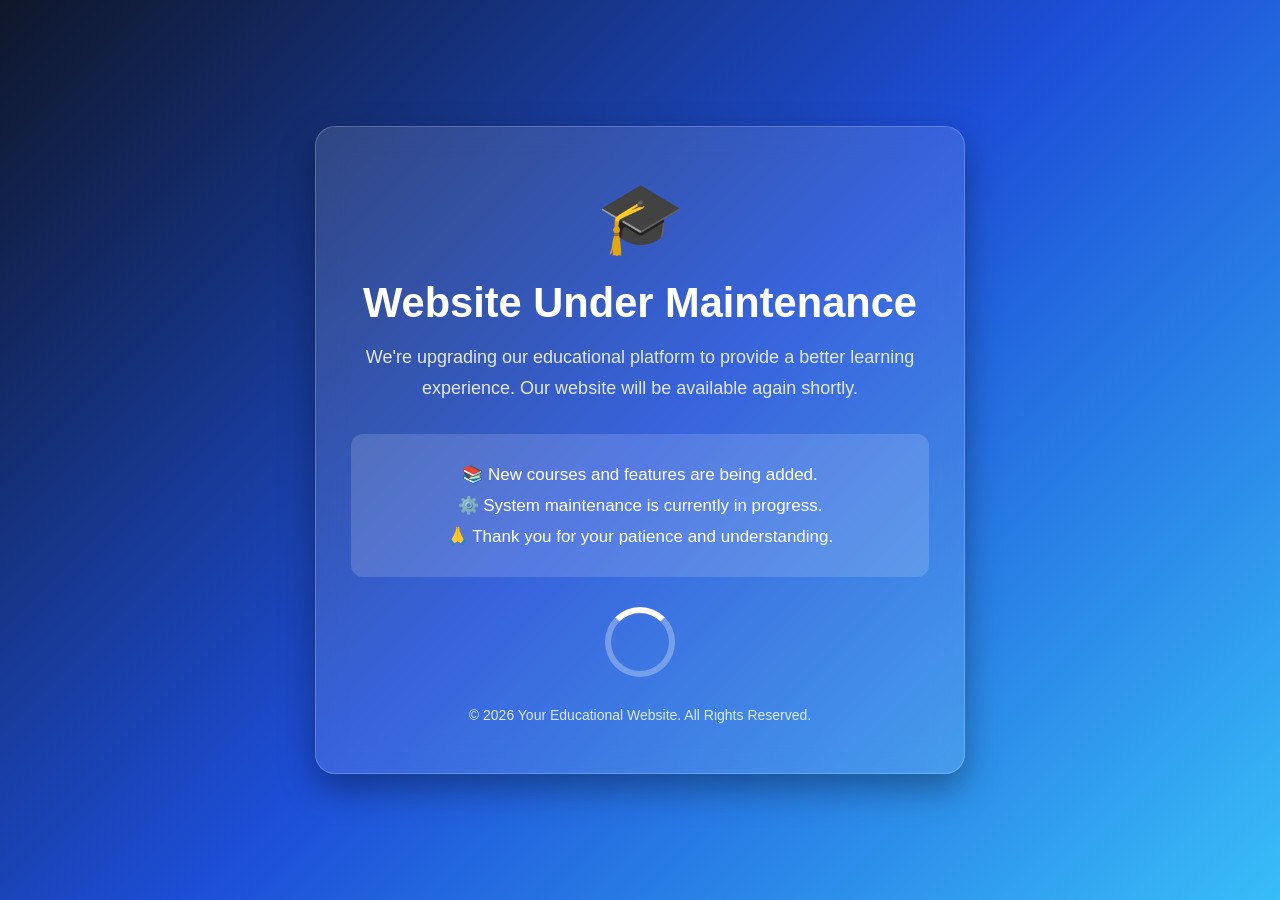
<file: indexMaintenance.html>
<!DOCTYPE html>
<html lang="en">
<head>
<meta charset="UTF-8">
<meta name="viewport" content="width=device-width, initial-scale=1.0">
<title>Website Under Maintenance</title>

<style>
*{
    margin:0;
    padding:0;
    box-sizing:border-box;
    font-family: "Segoe UI", Tahoma, Geneva, Verdana, sans-serif;
}

body{
    display:flex;
    justify-content:center;
    align-items:center;
    min-height:100vh;
    background:linear-gradient(135deg,#0f172a,#1d4ed8,#38bdf8);
    overflow:hidden;
}

.container{
    width:90%;
    max-width:650px;
}

.card{
    background:rgba(255,255,255,0.12);
    backdrop-filter:blur(15px);
    border:1px solid rgba(255,255,255,.2);
    border-radius:20px;
    padding:50px 35px;
    text-align:center;
    color:#fff;
    box-shadow:0 15px 35px rgba(0,0,0,.35);
}

.icon{
    font-size:70px;
    margin-bottom:20px;
    animation:float 2.5s ease-in-out infinite;
}

h1{
    font-size:2.6rem;
    margin-bottom:15px;
}

.subtitle{
    font-size:18px;
    color:#e2e8f0;
    line-height:1.7;
    margin-bottom:30px;
}

.info{
    background:rgba(255,255,255,.15);
    border-radius:12px;
    padding:20px;
}

.info p{
    margin:10px 0;
    font-size:17px;
}

.footer{
    margin-top:30px;
    color:#dbeafe;
    font-size:14px;
}

.loader{
    margin:30px auto 0;
    width:70px;
    height:70px;
    border:6px solid rgba(255,255,255,.3);
    border-top:6px solid #fff;
    border-radius:50%;
    animation:spin 1s linear infinite;
}

@keyframes spin{
    100%{
        transform:rotate(360deg);
    }
}

@keyframes float{
    0%,100%{
        transform:translateY(0);
    }
    50%{
        transform:translateY(-10px);
    }
}

@media(max-width:600px){
    h1{
        font-size:2rem;
    }

    .subtitle{
        font-size:16px;
    }

    .info p{
        font-size:15px;
    }

    .card{
        padding:35px 20px;
    }
}
</style>

</head>
<body>

<div class="container">
    <div class="card">

        <div class="icon">🎓</div>

        <h1>Website Under Maintenance</h1>

        <p class="subtitle">
            We're upgrading our educational platform to provide a better learning experience.
            Our website will be available again shortly.
        </p>

        <div class="info">
            <p>📚 New courses and features are being added.</p>
            <p>⚙️ System maintenance is currently in progress.</p>
            <p>🙏 Thank you for your patience and understanding.</p>
        </div>

        <div class="loader"></div>

        <div class="footer">
            <p>&copy; 2026 Your Educational Website. All Rights Reserved.</p>
        </div>

    </div>
</div>

</body>
</html>
</file>
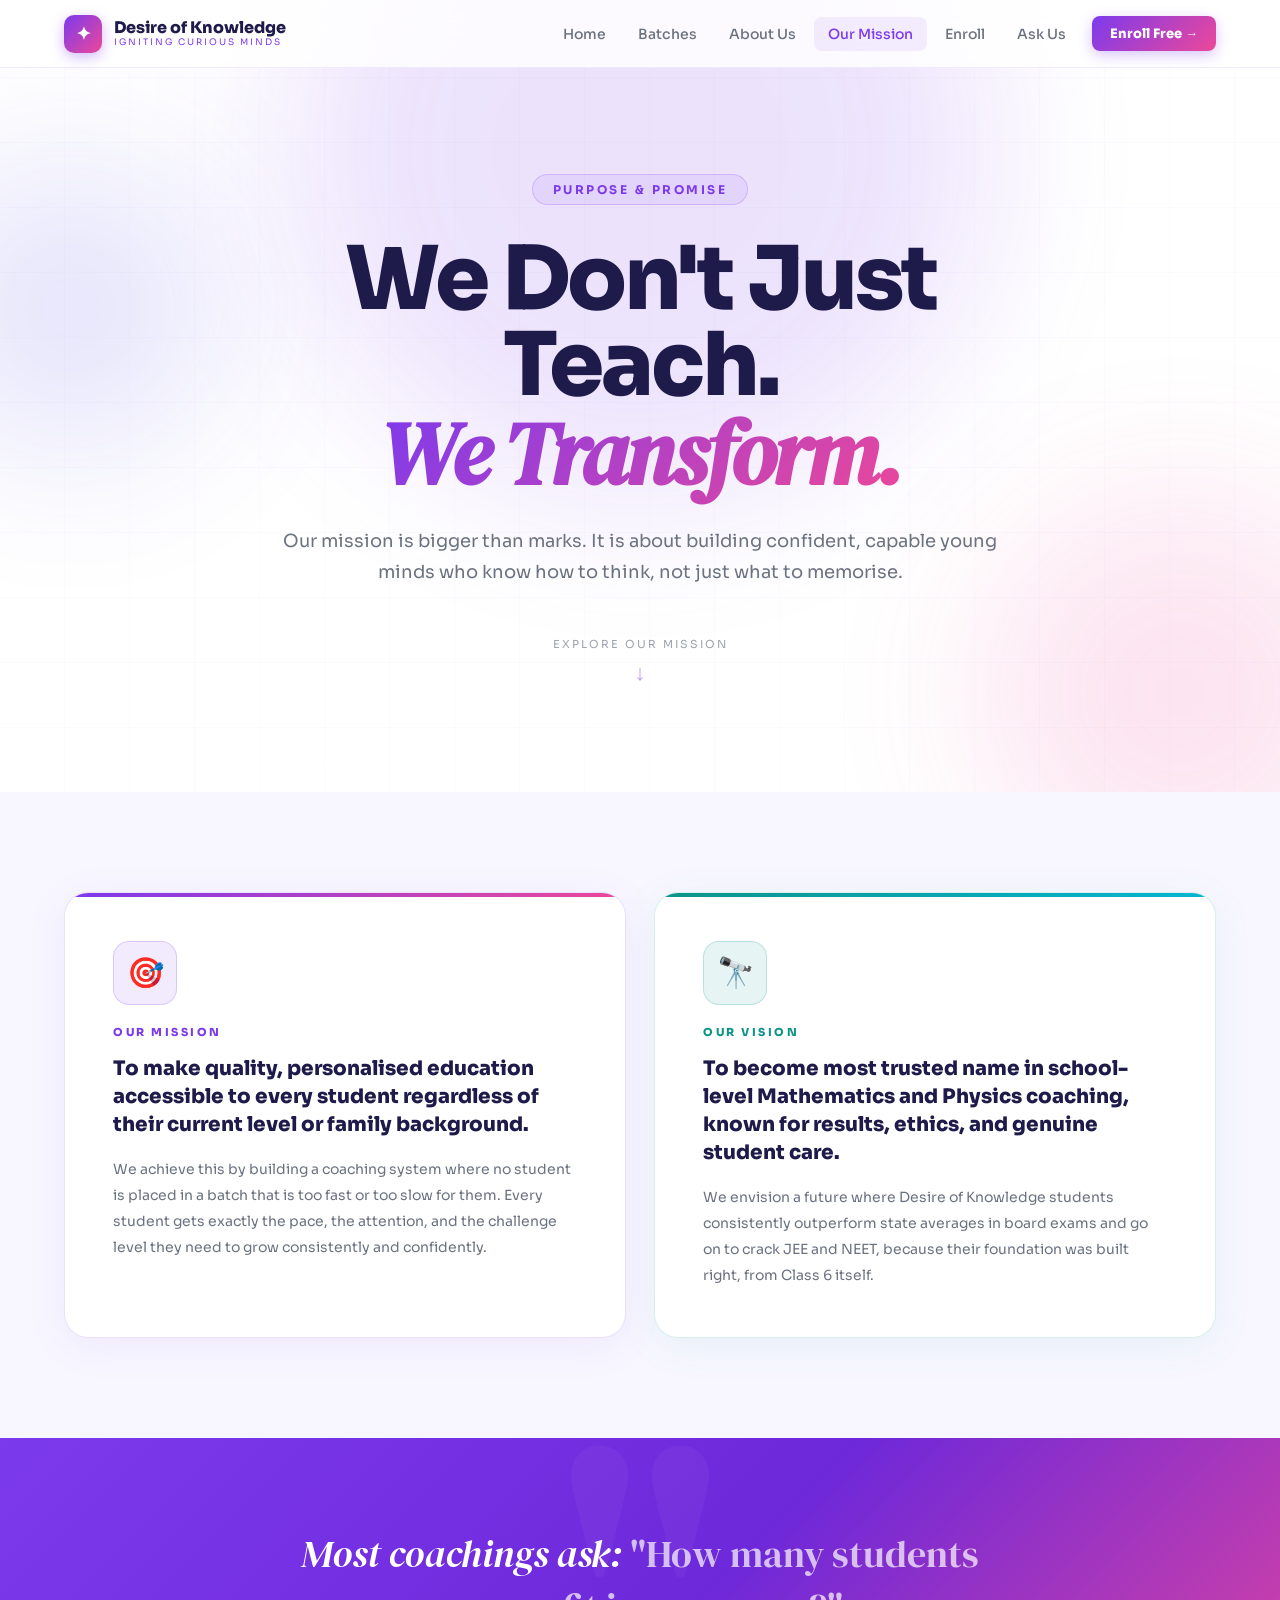
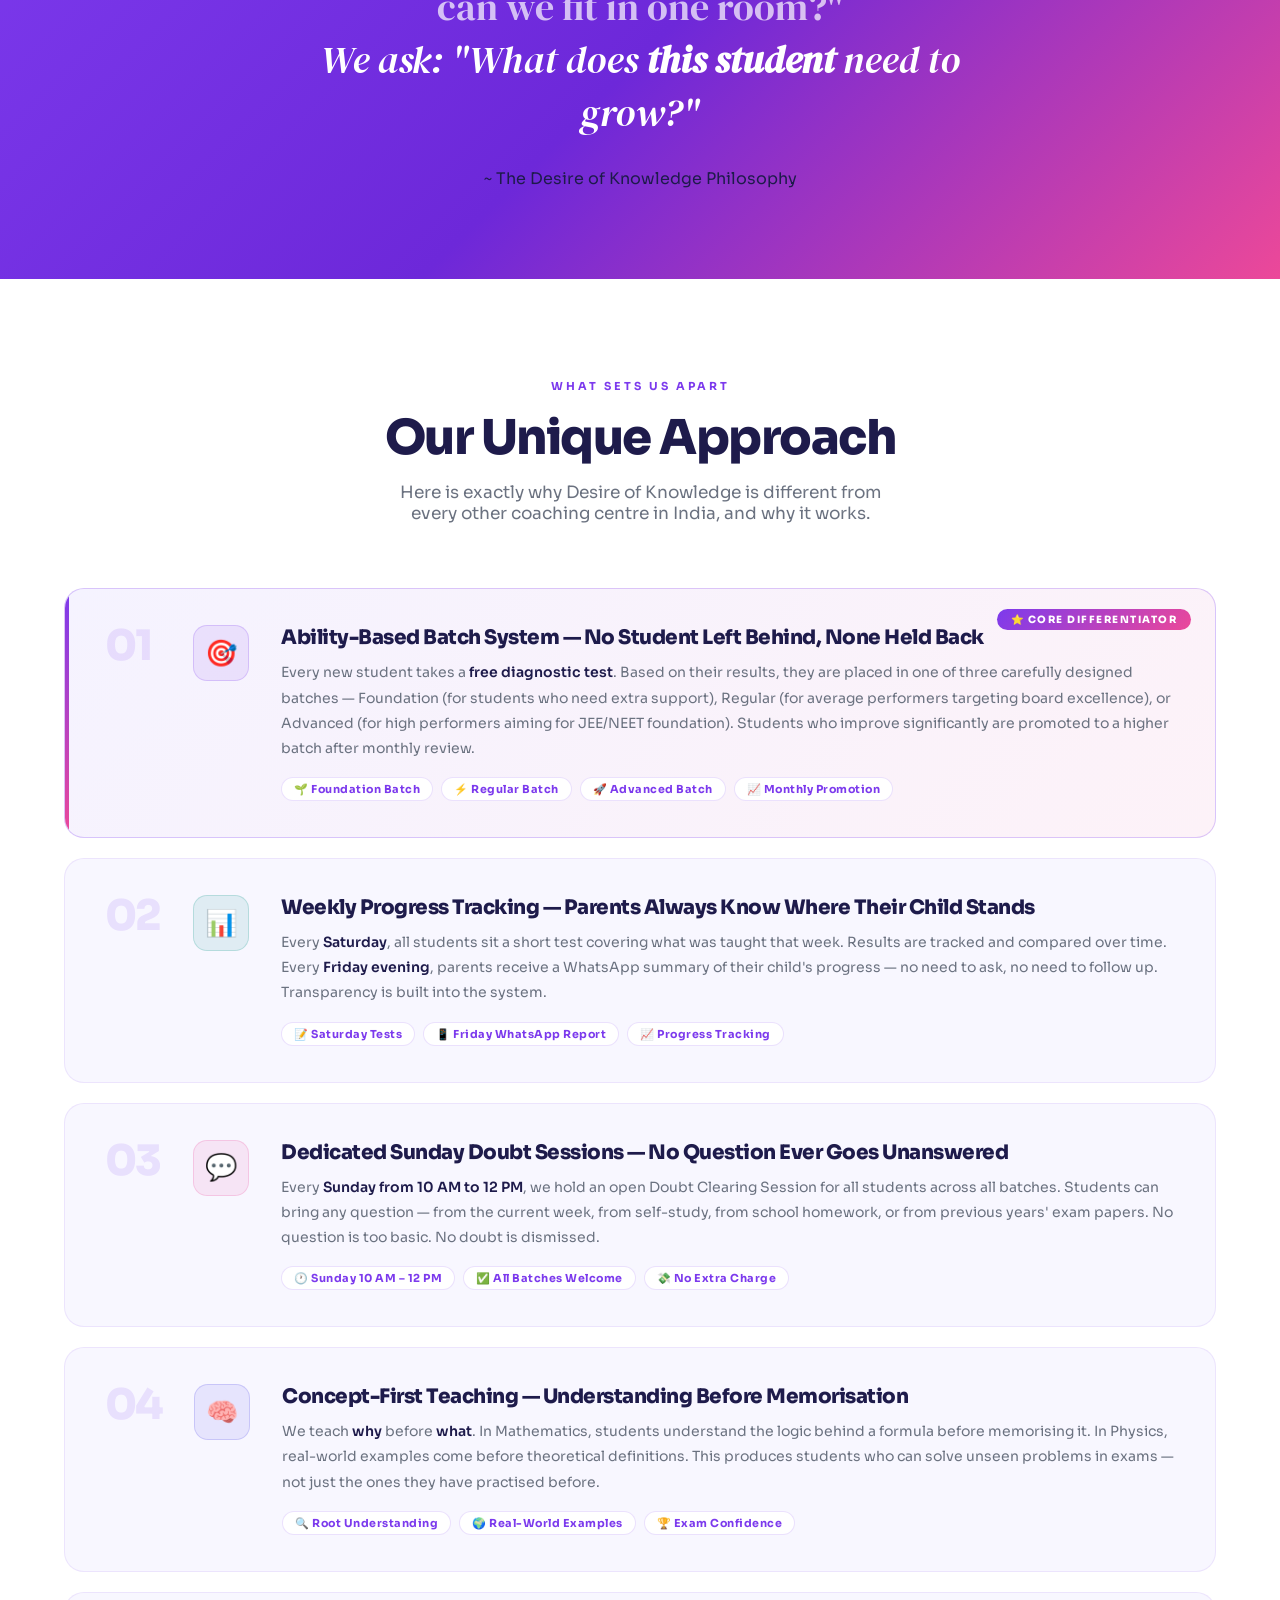
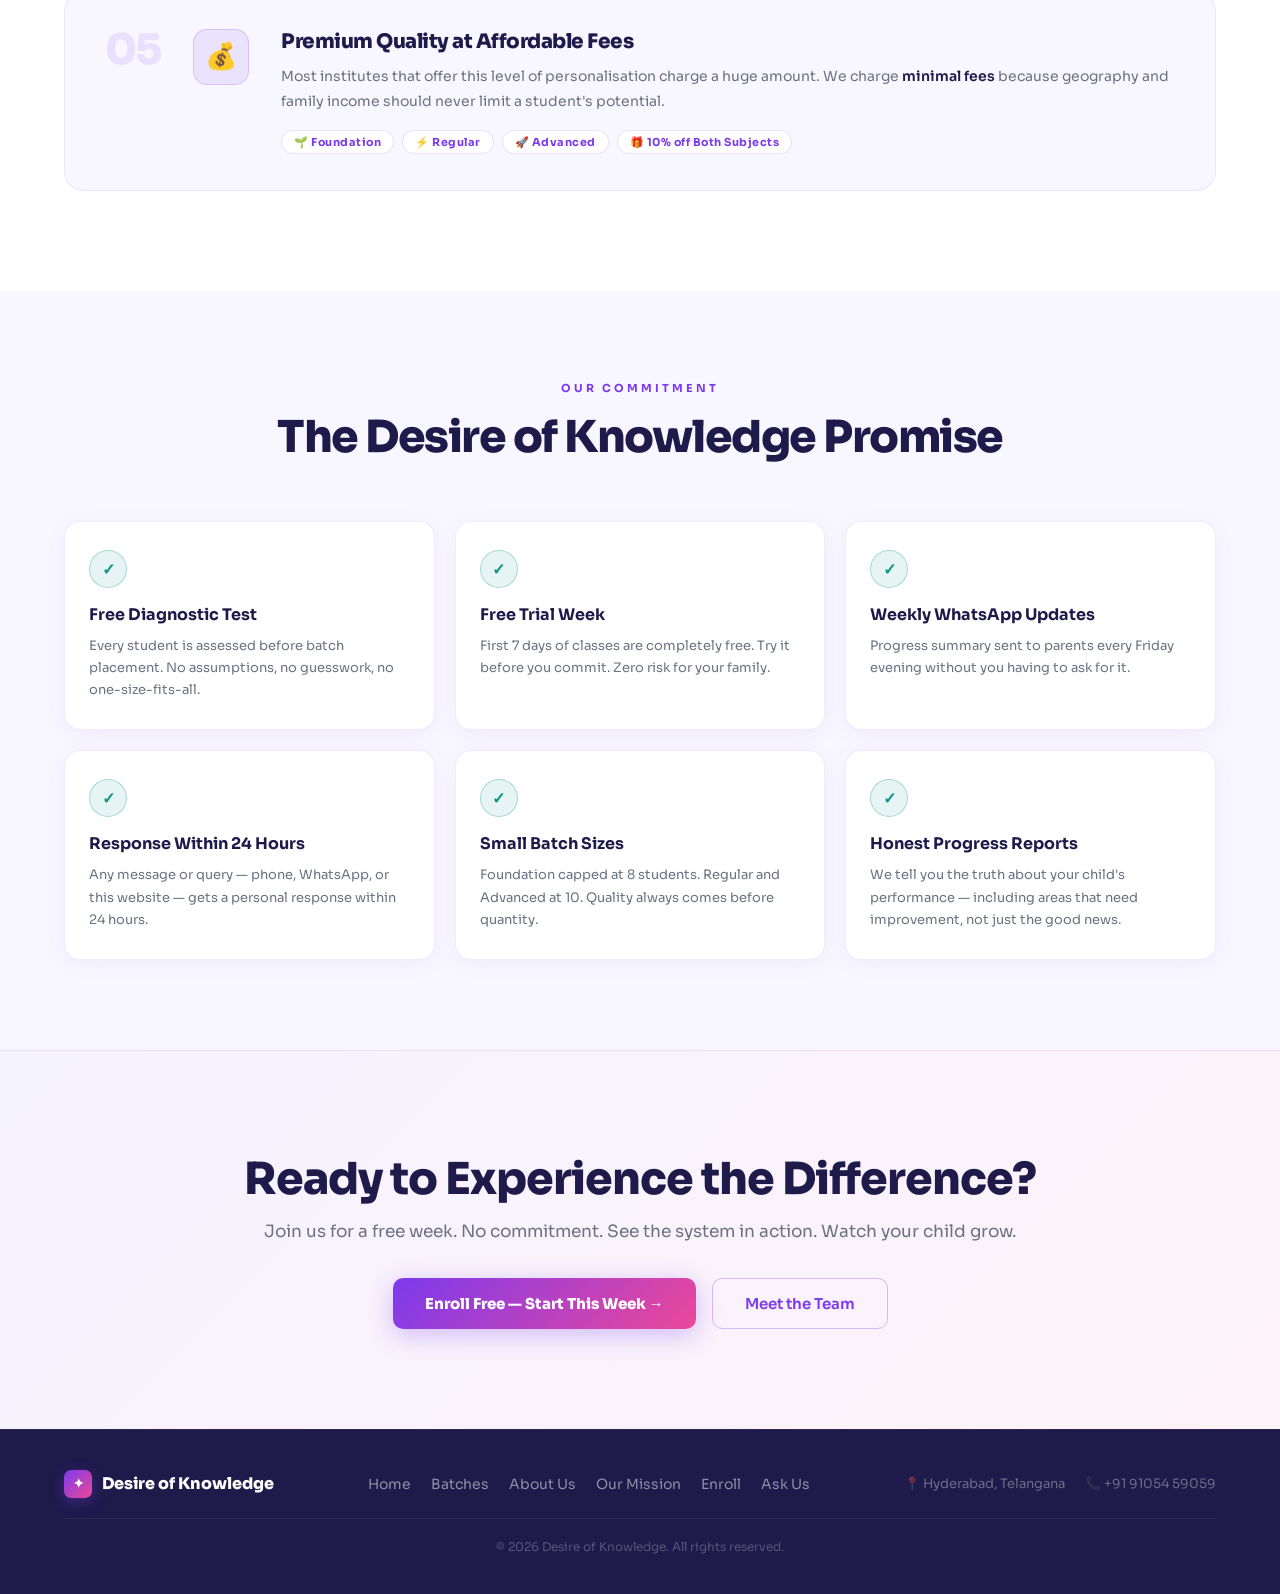
<file: mission.html>
<!DOCTYPE html>
<html lang="en">
<head>
  <meta charset="UTF-8" />
  <meta name="viewport" content="width=device-width, initial-scale=1.0" />
  <title>Our Mission | Desire of Knowledge</title>
  <meta name="description" content="Discover the mission, vision and unique approach of Desire of Knowledge — personalised coaching for Class 9 & 10 in Nalgonda." />
  <link rel="preconnect" href="https://fonts.googleapis.com" />
  <link rel="preconnect" href="https://fonts.gstatic.com" crossorigin />
  <link href="https://fonts.googleapis.com/css2?family=Sora:wght@300;400;500;600;700;800;900&family=DM+Serif+Display:ital@0;1&display=swap" rel="stylesheet" />
  <link rel="stylesheet" href="/css/style.css" />
  <link rel="icon" href="data:image/svg+xml,<svg xmlns='http://www.w3.org/2000/svg' viewBox='0 0 100 100'><text y='.9em' font-size='90'>✦</text></svg>" />
</head>
<body>

<div id="header-placeholder"></div>

<!-- ── HERO ──────────────────────────────────────────────────────── -->
<section class="mission-hero">
  <div class="mh-bg">
    <div class="mh-blob mh-blob-1"></div>
    <div class="mh-blob mh-blob-2"></div>
    <div class="mh-blob mh-blob-3"></div>
    <div class="mh-lines"></div>
  </div>
  <div class="container mh-inner">
    <div class="mh-tag reveal">Purpose & Promise</div>
    <h1 class="mh-title reveal">
      We Don't Just Teach.<br>
      <em>We Transform.</em>
    </h1>
    <p class="mh-desc reveal delay-1">
      Our mission is bigger than marks. It is about building confident, capable young minds
      who know how to think, not just what to memorise.
    </p>
    <div class="mh-scroll reveal delay-2">
      <span>Explore our mission</span>
      <div class="mh-arrow">↓</div>
    </div>
  </div>
</section>

<!-- ── MISSION & VISION ───────────────────────────────────────────── -->
<section class="mv-section">
  <div class="container">
    <div class="mv-grid">
      <div class="mv-card mv-mission reveal delay-1">
        <div class="mvc-icon-wrap purple-icon-wrap">🎯</div>
        <div class="mvc-tag purple-mvc-tag">Our Mission</div>
        <h2>To make quality, personalised education accessible to every student regardless of their current level or family background.</h2>
        <p>We achieve this by building a coaching system where no student is placed in a batch that is too fast or too slow for them. Every student gets exactly the pace, the attention, and the challenge level they need to grow consistently and confidently.</p>
      </div>
      <div class="mv-card mv-vision reveal delay-2">
        <div class="mvc-icon-wrap teal-icon-wrap">🔭</div>
        <div class="mvc-tag teal-mvc-tag">Our Vision</div>
        <h2>To become most trusted name in school-level Mathematics and Physics coaching, known for results, ethics, and genuine student care.</h2>
        <p>We envision a future where Desire of Knowledge students consistently outperform state averages in board exams and go on to crack JEE and NEET, because their foundation was built right, from Class 6 itself.</p>
      </div>
    </div>
  </div>
</section>

<!-- ── BIG QUOTE ──────────────────────────────────────────────────── -->
<section class="quote-section">
  <div class="qs-inner reveal">
    <blockquote>
      Most coachings ask: <em>"How many students can we fit in one room?"</em><br>
      We ask: "What does <strong style="color:#fff;">this student</strong> need to grow?"
    </blockquote>
    ~ The Desire of Knowledge Philosophy
  </div>
</section>

<!-- ── USP SECTION ────────────────────────────────────────────────── -->
<section class="usp-section">
  <div class="container">
    <div class="usp-header">
      <div class="section-tag reveal">What Sets Us Apart</div>
      <h2 class="reveal">Our Unique Approach</h2>
      <p class="reveal delay-1">Here is exactly why Desire of Knowledge is different from every other coaching centre in India, and why it works.</p>
    </div>

    <div class="usp-list">

      <div class="usp-card featured reveal">
        <div class="featured-star">⭐ Core Differentiator</div>
        <div class="usp-num">01</div>
        <div class="usp-icon-box usp-purple">🎯</div>
        <div class="usp-content">
          <h3>Ability-Based Batch System — No Student Left Behind, None Held Back</h3>
          <p>Every new student takes a <strong>free diagnostic test</strong>. Based on their results, they are placed in one of three carefully designed batches — Foundation (for students who need extra support), Regular (for average performers targeting board excellence), or Advanced (for high performers aiming for JEE/NEET foundation). Students who improve significantly are promoted to a higher batch after monthly review.</p>
          <div class="usp-tag-row">
            <span class="usp-chip">🌱 Foundation Batch</span>
            <span class="usp-chip">⚡ Regular Batch</span>
            <span class="usp-chip">🚀 Advanced Batch</span>
            <span class="usp-chip">📈 Monthly Promotion</span>
          </div>
        </div>
      </div>

      <div class="usp-card reveal">
        <div class="usp-num">02</div>
        <div class="usp-icon-box usp-teal">📊</div>
        <div class="usp-content">
          <h3>Weekly Progress Tracking — Parents Always Know Where Their Child Stands</h3>
          <p>Every <strong>Saturday</strong>, all students sit a short test covering what was taught that week. Results are tracked and compared over time. Every <strong>Friday evening</strong>, parents receive a WhatsApp summary of their child's progress — no need to ask, no need to follow up. Transparency is built into the system.</p>
          <div class="usp-tag-row">
            <span class="usp-chip">📝 Saturday Tests</span>
            <span class="usp-chip">📱 Friday WhatsApp Report</span>
            <span class="usp-chip">📈 Progress Tracking</span>
          </div>
        </div>
      </div>

      <div class="usp-card reveal">
        <div class="usp-num">03</div>
        <div class="usp-icon-box usp-pink">💬</div>
        <div class="usp-content">
          <h3>Dedicated Sunday Doubt Sessions — No Question Ever Goes Unanswered</h3>
          <p>Every <strong>Sunday from 10 AM to 12 PM</strong>, we hold an open Doubt Clearing Session for all students across all batches. Students can bring any question — from the current week, from self-study, from school homework, or from previous years' exam papers. No question is too basic. No doubt is dismissed.</p>
          <div class="usp-tag-row">
            <span class="usp-chip">🕐 Sunday 10 AM – 12 PM</span>
            <span class="usp-chip">✅ All Batches Welcome</span>
            <span class="usp-chip">💸 No Extra Charge</span>
          </div>
        </div>
      </div>

      <div class="usp-card reveal">
        <div class="usp-num">04</div>
        <div class="usp-icon-box usp-indigo">🧠</div>
        <div class="usp-content">
          <h3>Concept-First Teaching — Understanding Before Memorisation</h3>
          <p>We teach <strong>why</strong> before <strong>what</strong>. In Mathematics, students understand the logic behind a formula before memorising it. In Physics, real-world examples come before theoretical definitions. This produces students who can solve unseen problems in exams — not just the ones they have practised before.</p>
          <div class="usp-tag-row">
            <span class="usp-chip">🔍 Root Understanding</span>
            <span class="usp-chip">🌍 Real-World Examples</span>
            <span class="usp-chip">🏆 Exam Confidence</span>
          </div>
        </div>
      </div>

      <div class="usp-card reveal">
        <div class="usp-num">05</div>
        <div class="usp-icon-box usp-purple">💰</div>
        <div class="usp-content">
          <h3>Premium Quality at Affordable Fees</h3>
          <p>Most institutes that offer this level of personalisation charge a huge amount. We charge <strong>minimal fees</strong> because geography and family income should never limit a student's potential.</p>
          <div class="usp-tag-row">
            <span class="usp-chip">🌱 Foundation</span>
            <span class="usp-chip">⚡ Regular</span>
            <span class="usp-chip">🚀 Advanced</span>
            <span class="usp-chip">🎁 10% off Both Subjects</span>
          </div>
        </div>
      </div>

    </div>
  </div>
</section>

<!-- ── PROMISE ────────────────────────────────────────────────────── -->
<section class="promise-section">
  <div class="container">
    <div class="promise-header">
      <div class="section-tag reveal">Our Commitment</div>
      <h2 class="reveal">The Desire of Knowledge Promise</h2>
    </div>
    <div class="promise-grid">
      <div class="promise-card reveal delay-1">
        <div class="pc-check">✓</div>
        <h4>Free Diagnostic Test</h4>
        <p>Every student is assessed before batch placement. No assumptions, no guesswork, no one-size-fits-all.</p>
      </div>
      <div class="promise-card reveal delay-2">
        <div class="pc-check">✓</div>
        <h4>Free Trial Week</h4>
        <p>First 7 days of classes are completely free. Try it before you commit. Zero risk for your family.</p>
      </div>
      <div class="promise-card reveal delay-3">
        <div class="pc-check">✓</div>
        <h4>Weekly WhatsApp Updates</h4>
        <p>Progress summary sent to parents every Friday evening without you having to ask for it.</p>
      </div>
      <div class="promise-card reveal delay-1">
        <div class="pc-check">✓</div>
        <h4>Response Within 24 Hours</h4>
        <p>Any message or query — phone, WhatsApp, or this website — gets a personal response within 24 hours.</p>
      </div>
      <div class="promise-card reveal delay-2">
        <div class="pc-check">✓</div>
        <h4>Small Batch Sizes</h4>
        <p>Foundation capped at 8 students. Regular and Advanced at 10. Quality always comes before quantity.</p>
      </div>
      <div class="promise-card reveal delay-3">
        <div class="pc-check">✓</div>
        <h4>Honest Progress Reports</h4>
        <p>We tell you the truth about your child's performance — including areas that need improvement, not just the good news.</p>
      </div>
    </div>
  </div>
</section>

<!-- ── CTA ────────────────────────────────────────────────────────── -->
<section class="mission-cta">
  <div class="container reveal">
    <h2>Ready to Experience the Difference?</h2>
    <p>Join us for a free week. No commitment. See the system in action. Watch your child grow.</p>
    <div class="cta-row">
      <a href="/register.html" class="btn-primary">Enroll Free — Start This Week →</a>
      <a href="/about.html" class="btn-secondary">Meet the Team</a>
    </div>
  </div>
</section>

<div id="footer-placeholder"></div>
<script src="/js/components.js"></script>
<script src="/js/main.js"></script>
</body>
</html>
</file>
<file: css/style.css>
/* ======================Rf9==========================================
   Desire of Knowledge — Global Stylesheet
   Light Purple / Neon Theme · Clean White Background
   Sora + DM Serif Display
================================================================ */

:root {
  /* ── Brand Colours ── */
  --purple:        #7C3AED;
  --purple-dark:   #5B21B6;
  --purple-light:  #8B5CF6;
  --purple-neon:   #A855F7;
  --purple-soft:   rgba(124,58,237,0.08);
  --purple-mid:    rgba(124,58,237,0.15);
  --purple-border: rgba(124,58,237,0.2);

  --violet:        #6D28D9;
  --pink:          #EC4899;
  --pink-soft:     rgba(236,72,153,0.08);
  --indigo:        #4F46E5;
  --indigo-soft:   rgba(79,70,229,0.08);

  --teal:          #0D9488;
  --teal-soft:     rgba(13,148,136,0.08);
  --teal-border:   rgba(13,148,136,0.2);

  /* ── Backgrounds ── */
  --bg:            #FFFFFF;
  --bg-2:          #F8F7FF;
  --bg-3:          #F1EFFE;
  --bg-4:          #EDE9FE;

  /* ── Cards ── */
  --card-bg:       #FFFFFF;
  --card-border:   rgba(124,58,237,0.12);
  --card-shadow:   0 4px 24px rgba(124,58,237,0.08);

  /* ── Text ── */
  --text:          #1E1B4B;
  --text-muted:    #6B7280;
  --text-dim:      #9CA3AF;
  --text-light:    #D1D5DB;

  /* ── Accents (kept for badge colour references) ── */
  --gold:          #7C3AED;   /* remapped to purple for .gold class references */
  --gold-soft:     rgba(124,58,237,0.08);
  --orange:        #EC4899;
  --orange-soft:   rgba(236,72,153,0.08);

  --radius:        14px;
  --radius-sm:     8px;
  --shadow:        0 8px 40px rgba(124,58,237,0.12);
  --shadow-hover:  0 16px 48px rgba(124,58,237,0.2);
}

*, *::before, *::after { box-sizing: border-box; margin: 0; padding: 0; }
html { scroll-behavior: smooth; font-size: 16px; }

body {
  font-family: 'Sora', -apple-system, sans-serif;
  background: var(--bg);
  color: var(--text);
  -webkit-font-smoothing: antialiased;
  overflow-x: hidden;
}

::-webkit-scrollbar { width: 5px; }
::-webkit-scrollbar-track { background: var(--bg-2); }
::-webkit-scrollbar-thumb { background: rgba(124,58,237,0.35); border-radius: 3px; }
::-webkit-scrollbar-thumb:hover { background: var(--purple); }
::selection { background: rgba(124,58,237,0.15); color: var(--purple); }
a { color: inherit; text-decoration: none; }
img { max-width: 100%; }

input:-webkit-autofill, input:-webkit-autofill:focus {
  -webkit-box-shadow: 0 0 0 1000px #F8F7FF inset !important;
  -webkit-text-fill-color: var(--text) !important;
}

/* ── UTILITIES ─────────────────────────────────────────────────── */
.container { max-width: 1200px; margin: 0 auto; padding: 0 24px; }
.hide { display: none !important; }

.gold-italic {
  font-family: 'DM Serif Display', serif;
  font-style: italic;
  background: linear-gradient(135deg, var(--purple), var(--pink));
  -webkit-background-clip: text;
  -webkit-text-fill-color: transparent;
  background-clip: text;
}

/* ── REVEAL ANIMATIONS ─────────────────────────────────────────── */
.reveal {
  opacity: 0;
  transform: translateY(28px);
  transition: opacity 0.65s ease, transform 0.65s ease;
}
.reveal.visible { opacity: 1; transform: translateY(0); }
.delay-1 { transition-delay: 0.1s; }
.delay-2 { transition-delay: 0.2s; }
.delay-3 { transition-delay: 0.3s; }
.delay-4 { transition-delay: 0.4s; }

/* ── NAVBAR ─────────────────────────────────────────────────────── */
.navbar {
  position: fixed; top: 0; left: 0; right: 0; z-index: 999;
  height: 68px;
  background: rgba(255,255,255,0.82);
  backdrop-filter: blur(24px);
  border-bottom: 1px solid rgba(124,58,237,0.1);
  transition: background 0.3s, box-shadow 0.3s;
}
.navbar.scrolled {
  background: rgba(255,255,255,0.98);
  box-shadow: 0 4px 30px rgba(124,58,237,0.1);
}
.nav-inner {
  max-width: 1200px; margin: 0 auto;
  padding: 0 24px; height: 100%;
  display: flex; align-items: center; justify-content: space-between;
}
.brand { display: flex; align-items: center; gap: 12px; }
.brand-hex {
  width: 38px; height: 38px; border-radius: 10px;
  background: linear-gradient(135deg, var(--purple), var(--pink));
  display: flex; align-items: center; justify-content: center;
  font-size: 18px; color: #fff; font-weight: 800;
  flex-shrink: 0; box-shadow: 0 4px 14px rgba(124,58,237,0.35);
}
.brand-hex.small { width: 28px; height: 28px; font-size: 13px; border-radius: 7px; }
.brand-name { font-size: 16px; font-weight: 800; color: var(--text); line-height: 1.1; }
.brand-sub { font-size: 9px; color: var(--purple); letter-spacing: 2px; text-transform: uppercase; }
.nav-links { display: flex; align-items: center; gap: 4px; }
.nav-link {
  color: var(--text-muted); padding: 8px 14px;
  border-radius: var(--radius-sm); font-size: 14px; font-weight: 500;
  transition: color 0.2s, background 0.2s;
}
.nav-link:hover, .nav-link.active {
  color: var(--purple); background: var(--purple-soft);
}
.nav-cta {
  background: linear-gradient(135deg, var(--purple), var(--pink));
  color: #fff !important; font-weight: 800; font-size: 13px;
  padding: 9px 18px; border-radius: 8px; margin-left: 8px;
  transition: opacity 0.2s, transform 0.2s;
  box-shadow: 0 4px 14px rgba(124,58,237,0.3);
}
.nav-cta:hover { opacity: 0.9; transform: translateY(-1px); }
.hamburger {
  display: none; flex-direction: column; gap: 5px;
  background: none; border: none; cursor: pointer; padding: 6px;
}
.hamburger span {
  display: block; width: 22px; height: 2px;
  background: var(--text); border-radius: 2px; transition: all 0.3s;
}
.hamburger.open span:nth-child(1) { transform: rotate(45deg) translate(5px,5px); }
.hamburger.open span:nth-child(2) { opacity: 0; }
.hamburger.open span:nth-child(3) { transform: rotate(-45deg) translate(5px,-5px); }

/* ── HERO ────────────────────────────────────────────────────────── */
.hero {
  min-height: 100vh; padding-top: 68px;
  display: grid; grid-template-columns: 1fr 420px;
  align-items: center; gap: 40px;
  max-width: 1200px; margin: 0 auto; padding: 68px 24px 80px;
  position: relative;
}
.hero-bg {
  position: fixed; inset: 0; pointer-events: none; z-index: -1;
  overflow: hidden; background: #fff;
}
.orb {
  position: absolute; border-radius: 50%;
  filter: blur(100px); opacity: 0.18;
  animation: floatOrb 10s ease-in-out infinite;
}
.orb-gold   { width: 600px; height: 600px; background: var(--purple-light); top: -150px; right: -100px; }
.orb-orange { width: 500px; height: 500px; background: var(--pink); bottom: -100px; left: -150px; animation-delay: 5s; }
.particle-canvas { position: absolute; inset: 0; width: 100%; height: 100%; opacity: 0.5; }

@keyframes floatOrb {
  0%,100% { transform: translate(0,0) scale(1); }
  50% { transform: translate(20px,-20px) scale(1.05); }
}

.hero-content { position: relative; z-index: 1; }
.hero-badge {
  display: inline-flex; align-items: center; gap: 10px;
  background: var(--purple-soft); border: 1px solid var(--purple-border);
  color: var(--purple); padding: 8px 18px; border-radius: 40px;
  font-size: 13px; font-weight: 600; margin-bottom: 28px; letter-spacing: 0.3px;
}
.badge-pulse {
  width: 8px; height: 8px; border-radius: 50%; background: var(--purple);
  animation: pulse 2s ease-in-out infinite;
  box-shadow: 0 0 8px rgba(124,58,237,0.6);
}
@keyframes pulse { 0%,100%{opacity:1;transform:scale(1)} 50%{opacity:0.4;transform:scale(0.75)} }

.hero-title {
  font-size: clamp(38px, 5.5vw, 72px); font-weight: 900;
  line-height: 1.05; letter-spacing: -2px; margin-bottom: 24px;
  color: var(--text);
}
.hero-desc {
  font-size: 17px; color: var(--text-muted); line-height: 1.75;
  max-width: 540px; margin-bottom: 36px;
}
.hero-desc strong { color: var(--purple); font-weight: 600; }
.hero-actions { display: flex; gap: 14px; flex-wrap: wrap; margin-bottom: 48px; }

.btn-gold {
  display: inline-flex; align-items: center; gap: 10px;
  background: linear-gradient(135deg, var(--purple), var(--pink));
  color: #fff; padding: 15px 30px; border-radius: 10px;
  font-weight: 800; font-size: 15px; border: none; cursor: pointer;
  transition: transform 0.25s, box-shadow 0.25s; white-space: nowrap;
  box-shadow: 0 6px 24px rgba(124,58,237,0.3);
}
.btn-gold:hover { transform: translateY(-2px); box-shadow: 0 12px 40px rgba(124,58,237,0.4); }
.btn-icon { transition: transform 0.25s; }
.btn-gold:hover .btn-icon { transform: translateX(4px); }

.btn-outline {
  display: inline-flex; align-items: center; gap: 8px;
  border: 1.5px solid var(--purple-border); color: var(--purple);
  padding: 15px 28px; border-radius: 10px; font-weight: 600; font-size: 15px;
  transition: border-color 0.25s, color 0.25s, background 0.25s; cursor: pointer;
  background: transparent;
}
.btn-outline:hover { border-color: var(--purple); color: #fff; background: var(--purple); }

.hero-stats { display: flex; align-items: center; gap: 28px; flex-wrap: wrap; }
.stat-item { display: flex; flex-direction: column; }
.stat-val { font-size: 30px; font-weight: 900; color: var(--purple); line-height: 1; }
.stat-lbl { font-size: 11px; color: var(--text-dim); letter-spacing: 1.5px; text-transform: uppercase; margin-top: 2px; }
.stat-sep { width: 1px; height: 36px; background: rgba(124,58,237,0.15); }

/* Hero Visual */
.hero-visual {
  position: relative; height: 420px;
  display: flex; align-items: center; justify-content: center;
}
.hero-ring {
  position: absolute; width: 340px; height: 340px; border-radius: 50%;
  border: 1.5px solid rgba(124,58,237,0.15);
  animation: spinRing 20s linear infinite;
}
.ring-2 { width: 260px; height: 260px; border-color: rgba(236,72,153,0.12); animation-direction: reverse; animation-duration: 15s; }
@keyframes spinRing { to { transform: rotate(360deg); } }

.float-card {
  position: absolute; background: #fff;
  border: 1.5px solid rgba(124,58,237,0.12); backdrop-filter: blur(20px);
  border-radius: 14px; padding: 16px 20px;
  display: flex; align-items: center; gap: 14px;
  box-shadow: 0 8px 32px rgba(124,58,237,0.1);
  animation: floatCard 4s ease-in-out infinite;
}
.card-1 { top: 20px; left: -20px; animation-delay: 0s; }
.card-2 { bottom: 60px; right: -20px; animation-delay: 1.5s; }
.card-3 { bottom: 20px; left: 10px; animation-delay: 3s; }
@keyframes floatCard {
  0%,100% { transform: translateY(0); }
  50% { transform: translateY(-8px); }
}
.fc-icon { font-size: 28px; line-height: 1; }
.fc-text { display: flex; flex-direction: column; }
.fc-text strong { font-size: 14px; font-weight: 700; color: var(--text); }
.fc-text span { font-size: 11px; color: var(--text-dim); }

/* ── SECTIONS ────────────────────────────────────────────────────── */
.section { padding: 90px 0; background: var(--bg); }
.dark-section { background: var(--bg-2); }
.section-tag {
  font-size: 11px; letter-spacing: 3px; text-transform: uppercase;
  color: var(--purple); font-weight: 700; margin-bottom: 14px;
}
.section-title {
  font-size: clamp(28px, 4vw, 48px); font-weight: 800;
  letter-spacing: -1.5px; margin-bottom: 16px; line-height: 1.1;
  color: var(--text);
}
.section-desc { color: var(--text-muted); font-size: 17px; max-width: 540px; line-height: 1.7; margin-bottom: 56px; }

/* ── HOW IT WORKS ────────────────────────────────────────────────── */
.steps-row { display: flex; align-items: flex-start; gap: 16px; flex-wrap: wrap; }
.step {
  flex: 1; min-width: 160px; background: var(--card-bg);
  border: 1.5px solid var(--card-border); border-radius: var(--radius);
  padding: 28px 22px; text-align: center; position: relative;
  transition: border-color 0.3s, transform 0.3s, box-shadow 0.3s;
  box-shadow: var(--card-shadow);
}
.step:hover { border-color: var(--purple); transform: translateY(-4px); box-shadow: var(--shadow-hover); }
.step-num { font-size: 11px; font-weight: 800; color: var(--purple); letter-spacing: 2px; margin-bottom: 12px; }
.step-icon { font-size: 36px; margin-bottom: 14px; }
.step h3 { font-size: 16px; font-weight: 700; margin-bottom: 10px; color: var(--text); }
.step p { font-size: 13px; color: var(--text-muted); line-height: 1.65; }
.step-arrow { font-size: 24px; color: var(--purple); opacity: 0.4; align-self: center; flex-shrink: 0; }

/* ── BATCH CARDS ─────────────────────────────────────────────────── */
.batch-grid { display: grid; grid-template-columns: repeat(3,1fr); gap: 24px; }
.batch-card {
  background: var(--card-bg); border: 1.5px solid var(--card-border);
  border-radius: 18px; padding: 32px; position: relative; overflow: hidden;
  transition: transform 0.3s, border-color 0.3s, box-shadow 0.3s;
  box-shadow: var(--card-shadow);
}
.batch-card:hover { transform: translateY(-6px); box-shadow: var(--shadow-hover); }
.bc-foundation:hover { border-color: var(--teal); }
.bc-regular:hover    { border-color: var(--purple); }
.bc-advanced:hover   { border-color: var(--pink); }

.featured-card { border-color: var(--purple); background: var(--bg-3); }
.featured-badge {
  position: absolute; top: -1px; left: 50%; transform: translateX(-50%);
  background: linear-gradient(135deg, var(--purple), var(--pink));
  color: #fff; font-size: 10px; font-weight: 800;
  padding: 4px 18px; border-radius: 0 0 10px 10px;
  letter-spacing: 1.5px; text-transform: uppercase;
}
.bc-glow { position: absolute; width: 200px; height: 200px; border-radius: 50%; filter: blur(60px); opacity: 0.08; top: -60px; right: -60px; }
.glow-teal   { background: var(--teal); }
.glow-gold   { background: var(--purple); }
.glow-orange { background: var(--pink); }

.bc-header { display: flex; align-items: center; gap: 12px; margin-bottom: 16px; }
.bc-emoji { font-size: 32px; }
.bc-level { font-size: 10px; font-weight: 800; letter-spacing: 2px; padding: 4px 12px; border-radius: 6px; }
.teal   { color: var(--teal); }
.gold   { color: var(--purple); }
.orange { color: var(--pink); }
.bc-level.teal   { background: var(--teal-soft); color: var(--teal); }
.bc-level.gold   { background: var(--purple-soft); color: var(--purple); }
.bc-level.orange { background: var(--pink-soft); color: var(--pink); }

.batch-card h3 { font-size: 22px; font-weight: 800; margin-bottom: 8px; color: var(--text); }
.bc-sub { color: var(--text-muted); font-size: 13px; margin-bottom: 22px; line-height: 1.5; }
.bc-list { list-style: none; margin-bottom: 24px; }
.bc-list li {
  font-size: 13px; color: var(--text-muted);
  padding: 7px 0; border-bottom: 1px solid rgba(124,58,237,0.06);
  display: flex; align-items: center; gap: 8px;
}
.bc-list li::before { content: "✓"; font-weight: 800; font-size: 12px; flex-shrink: 0; }
.bc-foundation .bc-list li::before { color: var(--teal); }
.bc-regular .bc-list li::before   { color: var(--purple); }
.bc-advanced .bc-list li::before  { color: var(--pink); }
.bc-tag { font-size: 12px; font-weight: 700; padding: 6px 14px; border-radius: 6px; display: inline-block; }
.teal-tag   { background: var(--teal-soft); color: var(--teal); }
.gold-tag   { background: var(--purple-soft); color: var(--purple); }
.orange-tag { background: var(--pink-soft); color: var(--pink); }
.batch-cta { text-align: center; margin-top: 40px; }
.btn-outline-light {
  border: 1.5px solid var(--purple-border); color: var(--purple);
  padding: 14px 32px; border-radius: 10px; font-weight: 600; font-size: 15px;
  transition: all 0.25s; background: transparent;
}
.btn-outline-light:hover { border-color: var(--purple); color: #fff; background: var(--purple); }

/* ── SUBJECTS ────────────────────────────────────────────────────── */
.subject-grid { display: grid; grid-template-columns: 1fr 1fr; gap: 24px; }
.subject-card {
  background: var(--card-bg); border: 1.5px solid var(--card-border);
  border-radius: 18px; padding: 36px; transition: all 0.3s;
  box-shadow: var(--card-shadow);
}
.subject-card:hover { transform: translateY(-4px); border-color: var(--purple); box-shadow: var(--shadow-hover); }
.subj-icon-wrap {
  width: 64px; height: 64px; border-radius: 16px;
  display: flex; align-items: center; justify-content: center;
  margin-bottom: 22px;
}
.gold-wrap { background: var(--purple-soft); border: 1.5px solid var(--purple-border); }
.teal-wrap { background: var(--teal-soft); border: 1.5px solid var(--teal-border); }
.subj-icon { font-size: 32px; font-family: serif; }
.subject-card h3 { font-size: 24px; font-weight: 800; margin-bottom: 12px; color: var(--text); }
.subject-card p { color: var(--text-muted); line-height: 1.7; font-size: 14px; margin-bottom: 22px; }
.subj-topics { display: flex; flex-wrap: wrap; gap: 8px; margin-bottom: 20px; }
.subj-topics span {
  background: var(--bg-3); border: 1px solid rgba(124,58,237,0.12);
  color: var(--text-muted); font-size: 12px; padding: 4px 12px; border-radius: 6px;
}
.subj-classes { display: flex; gap: 10px; }
.class-pill {
  background: var(--purple-soft); border: 1.5px solid var(--purple-border);
  color: var(--purple); font-size: 12px; font-weight: 700;
  padding: 4px 14px; border-radius: 6px;
}

/* ── SCHEDULE ────────────────────────────────────────────────────── */
.sched-grid { display: grid; grid-template-columns: repeat(4,1fr); gap: 16px; }
.sched-card {
  background: var(--card-bg); border: 1.5px solid var(--card-border);
  border-radius: 14px; padding: 24px 20px; text-align: center;
  transition: all 0.3s; box-shadow: var(--card-shadow);
}
.sched-card:hover { border-color: var(--purple); transform: translateY(-3px); box-shadow: var(--shadow-hover); }
.sched-day { font-size: 11px; font-weight: 700; color: var(--purple); letter-spacing: 1.5px; text-transform: uppercase; margin-bottom: 10px; }
.sched-time { font-size: 17px; font-weight: 800; margin-bottom: 8px; line-height: 1.2; color: var(--text); }
.sched-label { font-size: 12px; color: var(--text-muted); margin-bottom: 12px; }
.sched-icon { font-size: 28px; }

/* ── WHY US ──────────────────────────────────────────────────────── */
.why-grid { display: grid; grid-template-columns: repeat(3,1fr); gap: 20px; }
.why-card {
  background: var(--card-bg); border: 1.5px solid var(--card-border);
  border-radius: 14px; padding: 28px 24px; transition: all 0.3s;
  box-shadow: var(--card-shadow);
}
.why-card:hover { border-color: var(--purple); transform: translateY(-3px); box-shadow: var(--shadow-hover); }
.why-icon { font-size: 32px; margin-bottom: 14px; }
.why-card h4 { font-size: 16px; font-weight: 700; margin-bottom: 10px; color: var(--text); }
.why-card p { font-size: 13px; color: var(--text-muted); line-height: 1.65; }

/* ── TESTIMONIALS ────────────────────────────────────────────────── */
.testi-grid { display: grid; grid-template-columns: repeat(3,1fr); gap: 24px; }
.testi-card {
  background: var(--card-bg); border: 1.5px solid var(--card-border);
  border-radius: 18px; padding: 32px; transition: all 0.3s;
  box-shadow: var(--card-shadow);
}
.testi-card:hover { border-color: var(--purple); transform: translateY(-3px); box-shadow: var(--shadow-hover); }
.testi-stars { color: #F59E0B; font-size: 16px; margin-bottom: 18px; letter-spacing: 2px; }
.testi-card p { font-size: 14px; color: var(--text-muted); line-height: 1.75; margin-bottom: 24px; font-style: italic; }
.testi-author { display: flex; align-items: center; gap: 14px; }
.testi-avatar {
  width: 40px; height: 40px; border-radius: 50%;
  background: linear-gradient(135deg, var(--purple), var(--pink));
  display: flex; align-items: center; justify-content: center;
  font-weight: 800; color: #fff; font-size: 16px; flex-shrink: 0;
}
.testi-author strong { display: block; font-size: 14px; color: var(--text); }
.testi-author span { font-size: 12px; color: var(--text-dim); }

/* ── CTA BANNER ──────────────────────────────────────────────────── */
.cta-banner {
  padding: 100px 0; text-align: center;
  background: linear-gradient(135deg, #F5F3FF, #FDF2F8);
  border-top: 1.5px solid rgba(124,58,237,0.1);
  border-bottom: 1.5px solid rgba(124,58,237,0.1);
  position: relative; overflow: hidden;
}
.cta-orb {
  position: absolute; top: 50%; left: 50%; transform: translate(-50%,-50%);
  width: 600px; height: 600px; border-radius: 50%;
  background: radial-gradient(circle, rgba(124,58,237,0.08) 0%, transparent 70%);
  pointer-events: none;
}
.cta-inner { position: relative; z-index: 1; }
.cta-inner h2 { font-size: clamp(24px,4vw,44px); font-weight: 900; letter-spacing: -1px; margin-bottom: 16px; color: var(--text); }
.cta-inner p { color: var(--text-muted); font-size: 17px; margin-bottom: 36px; }
.cta-btns { display: flex; gap: 16px; justify-content: center; flex-wrap: wrap; }

/* ── FOOTER ──────────────────────────────────────────────────────── */
.footer {
  background: var(--text); border-top: 1.5px solid rgba(255,255,255,0.06);
  padding: 40px 0;
}
.footer-inner { display: flex; flex-wrap: wrap; align-items: center; gap: 20px; justify-content: space-between; }
.footer-brand { display: flex; align-items: center; gap: 10px; }
.footer-name { font-size: 16px; font-weight: 800; color: #fff; }
.footer-links { display: flex; gap: 20px; }
.footer-links a { color: rgba(255,255,255,0.5); font-size: 14px; transition: color 0.2s; }
.footer-links a:hover { color: #C4B5FD; }
.footer-contact { display: flex; gap: 20px; flex-wrap: wrap; }
.footer-contact span { color: rgba(255,255,255,0.35); font-size: 13px; }
.footer-copy { color: rgba(255,255,255,0.25); font-size: 12px; width: 100%; text-align: center; padding-top: 20px; border-top: 1px solid rgba(255,255,255,0.06); }

/* ── PAGE HERO (inner pages) ─────────────────────────────────────── */
.page-hero {
  padding-top: 68px; position: relative; overflow: hidden;
  min-height: 300px; display: flex; align-items: center;
  background: var(--bg-3);
}
.page-hero-bg {
  position: absolute; inset: 0;
  background: radial-gradient(ellipse at 70% 50%, rgba(124,58,237,0.08) 0%, transparent 60%);
}
.page-hero-inner { padding: 60px 24px; position: relative; z-index: 1; }
.page-hero-title { font-size: clamp(32px,5vw,60px); font-weight: 900; letter-spacing: -2px; margin-bottom: 16px; color: var(--text); }
.page-hero-desc { color: var(--text-muted); font-size: 17px; max-width: 560px; line-height: 1.7; }

/* ── BATCH PAGE ──────────────────────────────────────────────────── */
.filter-bar {
  display: flex; flex-wrap: wrap; gap: 20px; margin-bottom: 40px;
  padding: 20px 24px; background: var(--card-bg);
  border: 1.5px solid var(--card-border); border-radius: 14px;
  box-shadow: var(--card-shadow);
}
.filter-group { display: flex; align-items: center; gap: 8px; flex-wrap: wrap; }
.filter-lbl { font-size: 12px; font-weight: 700; color: var(--text-dim); text-transform: uppercase; letter-spacing: 1px; margin-right: 4px; }
.filter-btn {
  background: var(--bg-2); border: 1.5px solid rgba(124,58,237,0.12);
  color: var(--text-muted); padding: 6px 16px; border-radius: 20px;
  font-size: 13px; cursor: pointer; font-family: 'Sora',sans-serif;
  transition: all 0.2s;
}
.filter-btn:hover, .filter-btn.active {
  background: var(--purple-soft); border-color: var(--purple);
  color: var(--purple);
}
.batches-grid { display: grid; grid-template-columns: repeat(3,1fr); gap: 22px; margin-bottom: 60px; }
.b-card {
  background: var(--card-bg); border: 1.5px solid var(--card-border);
  border-radius: 16px; padding: 24px; overflow: hidden;
  transition: transform 0.3s, border-color 0.3s, box-shadow 0.3s;
  box-shadow: var(--card-shadow);
}
.b-card:hover { transform: translateY(-4px); box-shadow: var(--shadow-hover); }
.b-card.filtered-out { display: none; }
.b-top { height: 3px; margin: -24px -24px 20px; }
.teal-top   { background: var(--teal); }
.gold-top   { background: var(--purple); }
.orange-top { background: var(--pink); }
.b-badges { display: flex; justify-content: space-between; align-items: center; margin-bottom: 14px; }
.b-level { font-size: 10px; font-weight: 800; letter-spacing: 1.5px; text-transform: uppercase; padding: 4px 12px; border-radius: 6px; }
.teal-badge   { background: var(--teal-soft); color: var(--teal); }
.gold-badge   { background: var(--purple-soft); color: var(--purple); }
.orange-badge { background: var(--pink-soft); color: var(--pink); }
.b-seats { font-size: 12px; color: var(--text-dim); }
.b-card h3 { font-size: 17px; font-weight: 700; margin-bottom: 12px; color: var(--text); }
.b-meta { display: flex; gap: 16px; margin-bottom: 14px; }
.b-meta span { font-size: 12px; color: var(--text-muted); }
.b-schedule {
  background: var(--bg-3); border-radius: 8px; padding: 10px 14px;
  font-size: 13px; color: var(--text-muted);
  display: flex; gap: 8px; align-items: center; margin-bottom: 14px;
}
.b-fee { font-size: 18px; font-weight: 800; color: var(--purple); margin-bottom: 14px; }
.b-capacity { margin-bottom: 18px; }
.cap-bar { height: 4px; background: var(--bg-4); border-radius: 4px; margin-bottom: 6px; overflow: hidden; }
.cap-fill { height: 100%; border-radius: 4px; }
.teal-fill   { background: var(--teal); }
.gold-fill   { background: var(--purple); }
.orange-fill { background: var(--pink); }
.b-capacity span { font-size: 12px; color: var(--text-dim); }
.b-enroll-btn {
  display: block; text-align: center; padding: 12px;
  border-radius: 10px; font-size: 13px; font-weight: 700;
  border: 1.5px solid; transition: all 0.25s;
}
.teal-btn   { color: var(--teal); border-color: var(--teal-border); background: var(--teal-soft); }
.teal-btn:hover { background: var(--teal); color: #fff; border-color: var(--teal); }
.gold-btn   { color: var(--purple); border-color: var(--purple-border); background: var(--purple-soft); }
.gold-btn:hover { background: var(--purple); color: #fff; border-color: var(--purple); }
.orange-btn { color: var(--pink); border-color: rgba(236,72,153,0.25); background: var(--pink-soft); }
.orange-btn:hover { background: var(--pink); color: #fff; border-color: var(--pink); }
.no-results { text-align: center; padding: 60px; color: var(--text-muted); font-size: 16px; }
.no-results a { color: var(--purple); }
.batch-bottom-cta {
  text-align: center; padding: 56px 40px;
  background: var(--bg-3); border: 1.5px solid var(--purple-border);
  border-radius: 20px;
}
.batch-bottom-cta h2 { font-size: 28px; font-weight: 800; margin-bottom: 12px; letter-spacing: -0.5px; color: var(--text); }
.batch-bottom-cta p { color: var(--text-muted); margin-bottom: 28px; font-size: 16px; }

/* ── FORM PAGES ──────────────────────────────────────────────────── */
.form-section { padding: 60px 0 80px; background: var(--bg-2); }
.form-layout { display: grid; grid-template-columns: 1fr 320px; gap: 32px; align-items: start; }
.form-card {
  background: var(--card-bg); border: 1.5px solid var(--card-border);
  border-radius: 20px; padding: 40px; box-shadow: var(--card-shadow);
}

/* Multi-step progress */
.form-steps { display: flex; align-items: center; margin-bottom: 36px; gap: 0; }
.form-step { display: flex; align-items: center; gap: 10px; flex: 1; }
.step-dot {
  width: 32px; height: 32px; border-radius: 50%; flex-shrink: 0;
  display: flex; align-items: center; justify-content: center;
  font-size: 13px; font-weight: 800;
  background: var(--bg-3); border: 1.5px solid rgba(124,58,237,0.15);
  color: var(--text-muted); transition: all 0.3s;
}
.form-step.active .step-dot {
  background: linear-gradient(135deg, var(--purple), var(--pink));
  color: #fff; border-color: transparent;
  box-shadow: 0 4px 14px rgba(124,58,237,0.3);
}
.form-step.done .step-dot { background: var(--teal-soft); color: var(--teal); border-color: var(--teal-border); }
.form-step span { font-size: 12px; color: var(--text-dim); transition: color 0.3s; white-space: nowrap; }
.form-step.active span { color: var(--purple); font-weight: 600; }
.step-line { flex: 1; height: 1.5px; background: rgba(124,58,237,0.1); margin: 0 8px; }

.form-page { display: none; }
.form-page.active { display: block; animation: fadeSlide 0.4s ease; }
@keyframes fadeSlide { from { opacity: 0; transform: translateX(20px); } to { opacity: 1; transform: translateX(0); } }

.form-page-title { font-size: 17px; font-weight: 700; margin-bottom: 28px; color: var(--text); }

.field-row { display: grid; grid-template-columns: 1fr 1fr; gap: 18px; margin-bottom: 18px; }
.field-group { display: flex; flex-direction: column; margin-bottom: 18px; }
label { font-size: 13px; font-weight: 600; color: var(--text-muted); margin-bottom: 8px; }
.req { color: var(--pink); }

input, select, textarea {
  background: var(--bg-2);
  border: 1.5px solid rgba(124,58,237,0.15);
  color: var(--text); padding: 13px 16px; border-radius: 10px;
  font-size: 15px; font-family: 'Sora', sans-serif;
  width: 100%; transition: border-color 0.2s, box-shadow 0.2s; outline: none;
}
input::placeholder, textarea::placeholder { color: var(--text-light); }
input:focus, select:focus, textarea:focus {
  border-color: var(--purple);
  box-shadow: 0 0 0 3px rgba(124,58,237,0.1);
  background: #fff;
}
input.is-error, select.is-error, textarea.is-error { border-color: #EF4444; background: #FEF2F2; }
select option { background: #fff; color: var(--text); }
.field-error { color: #EF4444; font-size: 12px; margin-top: 5px; min-height: 16px; }
.field-hint { color: var(--text-dim); font-size: 12px; margin-top: 5px; }
.char-count { text-align: right; font-size: 11px; color: var(--text-dim); margin-top: 4px; }

.hint-box {
  display: flex; gap: 12px;
  background: var(--purple-soft); border: 1.5px solid var(--purple-border);
  border-radius: 10px; padding: 14px 16px; margin-bottom: 20px;
}
.hint-icon { font-size: 20px; flex-shrink: 0; }
.hint-box strong { color: var(--purple); display: block; margin-bottom: 4px; font-size: 13px; }
.hint-box div { color: var(--text-muted); font-size: 13px; line-height: 1.5; }

.ability-preview {
  display: flex; gap: 14px; align-items: center;
  background: var(--bg-3); border: 1.5px solid var(--purple-border);
  border-radius: 10px; padding: 16px; margin-bottom: 20px;
}
.ap-icon { font-size: 32px; }
.ability-preview strong { display: block; font-size: 15px; color: var(--text); margin-bottom: 4px; }
.ability-preview p { font-size: 12px; color: var(--text-muted); }

/* Radio cards */
.radio-cards { display: flex; flex-wrap: wrap; gap: 10px; margin-top: 4px; margin-bottom: 4px; }
.radio-card {
  display: flex; flex-direction: column; align-items: center; gap: 6px;
  background: var(--bg-2); border: 1.5px solid rgba(124,58,237,0.12);
  padding: 16px 20px; border-radius: 12px; cursor: pointer;
  min-width: 110px; text-align: center; transition: all 0.2s;
}
.radio-card:hover { border-color: var(--purple); background: var(--purple-soft); }
.radio-card.selected { border-color: var(--purple); background: var(--purple-soft); }
.radio-card input { display: none; }
.rc-icon { font-size: 26px; line-height: 1; }
.rc-label { font-size: 12px; font-weight: 600; color: var(--text-muted); }

/* Query type grid */
.qtype-grid { display: grid; grid-template-columns: repeat(3,1fr); gap: 10px; margin-top: 4px; }
.qtype-btn {
  display: flex; flex-direction: column; align-items: center; gap: 6px;
  background: var(--bg-2); border: 1.5px solid rgba(124,58,237,0.12);
  padding: 16px 8px; border-radius: 12px; cursor: pointer; text-align: center;
  font-size: 13px; color: var(--text-muted); transition: all 0.2s;
}
.qtype-btn:hover { border-color: var(--purple); background: var(--purple-soft); }
.qtype-btn.selected { border-color: var(--purple); background: var(--purple-soft); color: var(--purple); }
.qtype-btn input { display: none; }
.qt-icon { font-size: 24px; }

.form-nav { display: flex; gap: 14px; align-items: center; margin-top: 8px; }
.btn-next { flex: 1; text-align: center; }
.btn-back {
  background: transparent; border: 1.5px solid rgba(124,58,237,0.2);
  color: var(--text-muted); padding: 13px 22px; border-radius: 10px;
  font-size: 14px; cursor: pointer; font-family: 'Sora',sans-serif;
  transition: all 0.2s; white-space: nowrap;
}
.btn-back:hover { border-color: var(--purple); color: var(--purple); background: var(--purple-soft); }
.btn-submit { width: 100%; justify-content: center; font-size: 16px; padding: 16px; }
.btn-loader { display: inline-flex; align-items: center; gap: 8px; }
.btn-loader::before {
  content: ''; width: 16px; height: 16px; border: 2px solid rgba(255,255,255,0.4);
  border-top-color: #fff; border-radius: 50%;
  animation: spin 0.7s linear infinite;
}
@keyframes spin { to { transform: rotate(360deg); } }

.error-banner {
  background: #FEF2F2; border: 1.5px solid #FECACA;
  color: #EF4444; padding: 14px 18px; border-radius: 10px;
  margin-bottom: 18px; font-size: 14px;
}

/* Success State */
.success-state { text-align: center; padding: 20px 0; }
.success-anim { margin-bottom: 24px; }
.success-circle {
  width: 80px; height: 80px; border-radius: 50%;
  background: rgba(13,148,136,0.1); border: 2px solid var(--teal);
  font-size: 36px; color: var(--teal);
  display: flex; align-items: center; justify-content: center;
  margin: 0 auto; animation: popIn 0.5s cubic-bezier(0.175,0.885,0.32,1.275);
}
@keyframes popIn { from{transform:scale(0)} to{transform:scale(1)} }
.success-state h2 { font-size: 28px; font-weight: 800; margin-bottom: 14px; color: var(--text); }
.success-state > p { color: var(--text-muted); font-size: 15px; line-height: 1.7; margin-bottom: 28px; max-width: 460px; margin-left: auto; margin-right: auto; }
.success-details { background: var(--bg-3); border: 1.5px solid var(--card-border); border-radius: 12px; padding: 20px; text-align: left; }
.sd-row { display: flex; justify-content: space-between; align-items: center; padding: 10px 0; border-bottom: 1px solid rgba(124,58,237,0.08); }
.sd-row:last-child { border-bottom: none; }
.sd-row span { font-size: 13px; color: var(--text-muted); }
.sd-row strong { font-size: 13px; color: var(--text); }

/* SIDEBAR */
.form-sidebar { display: flex; flex-direction: column; gap: 18px; }
.sidebar-card {
  background: var(--card-bg); border: 1.5px solid var(--card-border);
  border-radius: 16px; padding: 24px; box-shadow: var(--card-shadow);
}
.sidebar-card h4 { font-size: 14px; font-weight: 700; color: var(--purple); margin-bottom: 16px; }
.sidebar-steps { list-style: none; counter-reset: step-counter; }
.sidebar-steps li {
  counter-increment: step-counter; padding: 8px 0;
  border-bottom: 1px solid rgba(124,58,237,0.08);
  font-size: 13px; color: var(--text-muted); display: flex; gap: 10px; align-items: center;
}
.sidebar-steps li::before {
  content: counter(step-counter); width: 22px; height: 22px; border-radius: 50%;
  background: var(--purple-soft); color: var(--purple);
  font-size: 11px; font-weight: 800;
  display: flex; align-items: center; justify-content: center; flex-shrink: 0;
}
.fee-table { display: flex; flex-direction: column; }
.fee-row {
  display: flex; justify-content: space-between; padding: 10px 0;
  border-bottom: 1px solid rgba(124,58,237,0.08); font-size: 13px;
}
.fee-row:last-child { border-bottom: none; }
.fee-row span { color: var(--text-muted); }
.fee-row strong { color: var(--purple); }
.contact-card { background: var(--purple-soft); border-color: var(--purple-border) !important; }
.contact-link {
  display: flex; gap: 12px; align-items: center; padding: 11px 0;
  border-bottom: 1px solid rgba(124,58,237,0.08); font-size: 14px;
  color: var(--text-muted); transition: color 0.2s;
}
.contact-link:last-child { border-bottom: none; }
.contact-link:hover { color: var(--purple); }
.whatsapp-link:hover { color: #16A34A; }

/* FAQ */
.faq-list { display: flex; flex-direction: column; }
.faq-item { border-bottom: 1px solid rgba(124,58,237,0.08); }
.faq-item:last-child { border-bottom: none; }
.faq-q {
  display: flex; justify-content: space-between; align-items: center;
  padding: 12px 0; cursor: pointer; font-size: 13px;
  color: var(--text-muted); transition: color 0.2s; gap: 10px;
}
.faq-q:hover { color: var(--purple); }
.faq-arrow { font-size: 20px; color: var(--purple); transition: transform 0.25s; flex-shrink: 0; }
.faq-a { font-size: 13px; color: var(--text-muted); line-height: 1.65; padding: 0 0 14px; display: none; }

/* ── RESPONSIVE ──────────────────────────────────────────────────── */
@media (max-width: 1024px) {
  .hero { grid-template-columns: 1fr; padding-top: 100px; }
  .hero-visual { display: none; }
  .batch-grid { grid-template-columns: 1fr 1fr; }
  .sched-grid { grid-template-columns: 1fr 1fr; }
  .batches-grid { grid-template-columns: 1fr 1fr; }
}
@media (max-width: 768px) {
  .hamburger { display: flex; }
  .nav-links {
    position: fixed; top: 68px; left: 0; right: 0;
    background: rgba(255,255,255,0.98); flex-direction: column;
    padding: 24px; gap: 4px; transform: translateY(-100%);
    opacity: 0; pointer-events: none; transition: all 0.3s;
    backdrop-filter: blur(24px); border-bottom: 1.5px solid rgba(124,58,237,0.1);
    box-shadow: 0 8px 30px rgba(124,58,237,0.1);
  }
  .nav-links.open { transform: translateY(0); opacity: 1; pointer-events: all; }
  .nav-link { width: 100%; text-align: center; padding: 14px; }
  .nav-cta { width: 100%; text-align: center; margin: 8px 0 0; }
  .batch-grid { grid-template-columns: 1fr; }
  .subject-grid { grid-template-columns: 1fr; }
  .why-grid { grid-template-columns: 1fr 1fr; }
  .testi-grid { grid-template-columns: 1fr; }
  .steps-row { flex-direction: column; }
  .step-arrow { transform: rotate(90deg); align-self: center; }
  .sched-grid { grid-template-columns: 1fr 1fr; }
  .batches-grid { grid-template-columns: 1fr; }
  .form-layout { grid-template-columns: 1fr; }
  .form-sidebar { order: -1; }
  .field-row { grid-template-columns: 1fr; }
  .form-card { padding: 24px; }
  .qtype-grid { grid-template-columns: repeat(2,1fr); }
  .radio-cards { flex-direction: column; }
  .radio-card { flex-direction: row; min-width: unset; }
  .footer-inner { flex-direction: column; text-align: center; }
  .footer-links, .footer-contact { justify-content: center; }
}
@media (max-width: 480px) {
  .why-grid { grid-template-columns: 1fr; }
  .sched-grid { grid-template-columns: 1fr; }
  .hero-title { letter-spacing: -1px; }
  .form-steps { gap: 4px; }
  .form-step span { display: none; }
}




/* --------------- about.html ----------------*/
/* ── PAGE HERO ───────────────────────────────────────────── */
.about-hero {
  padding: 140px 0 80px;
  background: linear-gradient(135deg, #F5F3FF 0%, #FDF2F8 50%, #F0F9FF 100%);
  position: relative; overflow: hidden; text-align: center;
}
.about-hero::before {
  content: '';
  position: absolute; inset: 0;
  background:
    radial-gradient(ellipse at 20% 50%, rgba(124,58,237,0.08) 0%, transparent 50%),
    radial-gradient(ellipse at 80% 20%, rgba(236,72,153,0.07) 0%, transparent 50%),
    radial-gradient(ellipse at 60% 80%, rgba(79,70,229,0.06) 0%, transparent 50%);
}
.about-hero-inner { position: relative; z-index: 1; }
.about-hero .page-tag {
  display: inline-flex; align-items: center; gap: 8px;
  background: rgba(124,58,237,0.08); border: 1.5px solid rgba(124,58,237,0.2);
  color: #7C3AED; padding: 6px 18px; border-radius: 40px;
  font-size: 12px; font-weight: 700; letter-spacing: 2px;
  text-transform: uppercase; margin-bottom: 24px;
}
.about-hero h1 {
  font-size: clamp(36px, 6vw, 72px); font-weight: 900;
  letter-spacing: -2px; line-height: 1.05;
  color: #1E1B4B; margin-bottom: 20px;
}
.about-hero h1 em {
  font-family: 'DM Serif Display', serif; font-style: italic;
  background: linear-gradient(135deg, #7C3AED, #EC4899);
  -webkit-background-clip: text; -webkit-text-fill-color: transparent;
  background-clip: text;
}
.about-hero p {
  font-size: 18px; color: #6B7280; max-width: 580px;
  margin: 0 auto 40px; line-height: 1.75;
}
.hero-stats-row {
  display: flex; justify-content: center; gap: 0;
  background: #fff; border: 1.5px solid rgba(124,58,237,0.12);
  border-radius: 16px; padding: 0; max-width: 480px;
  margin: 0 auto; box-shadow: 0 8px 32px rgba(124,58,237,0.1);
  overflow: hidden;
}
.hs-item {
  flex: 1; padding: 20px 16px; text-align: center;
  border-right: 1.5px solid rgba(124,58,237,0.08);
}
.hs-item:last-child { border-right: none; }
.hs-val { font-size: 28px; font-weight: 900; color: #7C3AED; line-height: 1; }
.hs-lbl { font-size: 11px; color: #9CA3AF; margin-top: 4px; letter-spacing: 1px; text-transform: uppercase; }

/* ── STORY ───────────────────────────────────────────────── */
.story-section { padding: 90px 0; background: #fff; }
.story-grid { display: grid; grid-template-columns: 1fr 1fr; gap: 72px; align-items: center; }
.story-label {
  font-size: 11px; font-weight: 700; color: #7C3AED;
  letter-spacing: 3px; text-transform: uppercase; margin-bottom: 14px;
}
.story-title {
  font-size: clamp(28px, 3.5vw, 44px); font-weight: 900;
  color: #1E1B4B; letter-spacing: -1.5px; line-height: 1.1; margin-bottom: 24px;
}
.story-title em {
  font-family: 'DM Serif Display', serif; font-style: italic;
  background: linear-gradient(135deg, #7C3AED, #EC4899);
  -webkit-background-clip: text; -webkit-text-fill-color: transparent; background-clip: text;
}
.story-text { color: #6B7280; font-size: 15px; line-height: 1.85; margin-bottom: 18px; }
.story-text strong { color: #7C3AED; font-weight: 600; }
.story-quote {
  display: flex; gap: 16px; margin-top: 32px;
  padding: 24px; background: #F5F3FF;
  border-radius: 14px; border-left: 4px solid #7C3AED;
}
.sq-icon { font-size: 32px; flex-shrink: 0; line-height: 1; }
blockquote {
  font-family: 'DM Serif Display', serif; font-style: italic;
  font-size: 18px; color: #1E1B4B; line-height: 1.5; margin-bottom: 8px;
}
cite { font-size: 13px; color: #9CA3AF; font-style: normal; }

/* Story Visual */
.story-visual { position: relative; }
.sv-main {
  background: linear-gradient(135deg, #7C3AED, #EC4899);
  border-radius: 24px; padding: 48px 40px; text-align: center;
  box-shadow: 0 24px 60px rgba(124,58,237,0.3); position: relative; overflow: hidden;
}
.sv-main::before {
  content: ''; position: absolute; top: -40px; right: -40px;
  width: 160px; height: 160px; border-radius: 50%;
  background: rgba(255,255,255,0.08);
}
.sv-main::after {
  content: ''; position: absolute; bottom: -30px; left: -30px;
  width: 120px; height: 120px; border-radius: 50%;
  background: rgba(255,255,255,0.06);
}
.sv-badge {
  width: 80px; height: 80px; border-radius: 50%;
  background: rgba(255,255,255,0.2); border: 2px solid rgba(255,255,255,0.4);
  display: flex; align-items: center; justify-content: center;
  font-size: 36px; margin: 0 auto 20px;
}
.sv-main h3 { font-size: 22px; font-weight: 900; color: #fff; margin-bottom: 8px; }
.sv-main p { font-size: 14px; color: rgba(255,255,255,0.75); line-height: 1.6; }
.sv-cards {
  display: grid; grid-template-columns: 1fr 1fr; gap: 12px; margin-top: 12px;
}
.sv-card {
  background: #fff; border-radius: 12px; padding: 20px;
  box-shadow: 0 4px 20px rgba(124,58,237,0.1);
  border: 1.5px solid rgba(124,58,237,0.08); text-align: center;
}
.sv-card-num { font-size: 26px; font-weight: 900; color: #7C3AED; line-height: 1; }
.sv-card-lbl { font-size: 11px; color: #9CA3AF; margin-top: 4px; }

/* ── TEAM SECTION ────────────────────────────────────────── */
.team-section { padding: 90px 0; background: #F8F7FF; }
.team-section-header { text-align: center; margin-bottom: 60px; }
.team-section-header .section-tag {
  font-size: 11px; letter-spacing: 3px; text-transform: uppercase;
  color: #7C3AED; font-weight: 700; margin-bottom: 14px;
}
.team-section-header h2 {
  font-size: clamp(28px, 4vw, 48px); font-weight: 900;
  color: #1E1B4B; letter-spacing: -1.5px; margin-bottom: 14px;
}
.team-section-header p { color: #6B7280; font-size: 16px; max-width: 480px; margin: 0 auto; }

/* Founder Card */
.founder-card {
  background: #fff; border-radius: 28px;
  border: 1.5px solid rgba(124,58,237,0.12);
  box-shadow: 0 16px 60px rgba(124,58,237,0.1);
  overflow: hidden; max-width: 900px; margin: 0 auto 48px;
  display: grid; grid-template-columns: 320px 1fr;
}
.fc-left {
  background: linear-gradient(160deg, #7C3AED 0%, #EC4899 100%);
  padding: 48px 36px; display: flex; flex-direction: column;
  align-items: center; text-align: center; position: relative; overflow: hidden;
}
.fc-left::before {
  content: ''; position: absolute; top: -60px; right: -60px;
  width: 200px; height: 200px; border-radius: 50%;
  background: rgba(255,255,255,0.06);
}
.fc-left::after {
  content: ''; position: absolute; bottom: -40px; left: -40px;
  width: 160px; height: 160px; border-radius: 50%;
  background: rgba(255,255,255,0.04);
}
.fc-avatar {
  width: 120px; height: 120px; border-radius: 50%;
  background: rgba(255,255,255,0.2);
  border: 3px solid rgba(255,255,255,0.5);
  display: flex; align-items: center; justify-content: center;
  font-size: 44px; font-weight: 900; color: #fff;
  margin-bottom: 20px; position: relative; z-index: 1;
  letter-spacing: -2px;
}
.fc-name { font-size: 22px; font-weight: 900; color: #fff; margin-bottom: 6px; z-index: 1; position: relative; }
.fc-title {
  font-size: 12px; color: rgba(255,255,255,0.75); letter-spacing: 2px;
  text-transform: uppercase; font-weight: 600; margin-bottom: 24px;
  z-index: 1; position: relative;
}
.fc-creds { display: flex; flex-direction: column; gap: 8px; width: 100%; z-index: 1; position: relative; }
.fc-cred {
  background: rgba(255,255,255,0.15); border: 1px solid rgba(255,255,255,0.25);
  border-radius: 8px; padding: 8px 12px;
  font-size: 12px; color: rgba(255,255,255,0.9); font-weight: 500;
}
.fc-right { padding: 48px; }
.fc-role-badge {
  display: inline-flex; align-items: center; gap: 8px;
  background: #F5F3FF; border: 1.5px solid rgba(124,58,237,0.2);
  color: #7C3AED; padding: 6px 14px; border-radius: 20px;
  font-size: 11px; font-weight: 700; letter-spacing: 1.5px;
  text-transform: uppercase; margin-bottom: 20px;
}
.role-dot {
  width: 7px; height: 7px; border-radius: 50%; background: #7C3AED;
  box-shadow: 0 0 6px rgba(124,58,237,0.7);
  animation: blink 2s ease-in-out infinite;
}
@keyframes blink { 0%,100%{opacity:1} 50%{opacity:0.3} }
.fc-right h3 { font-size: 32px; font-weight: 900; color: #1E1B4B; margin-bottom: 16px; letter-spacing: -1px; }
.fc-right p { color: #6B7280; font-size: 15px; line-height: 1.85; margin-bottom: 24px; }
.fc-subjects { display: flex; gap: 12px; margin-bottom: 28px; flex-wrap: wrap; }
.fc-subj {
  display: flex; align-items: center; gap: 10px;
  background: #F8F7FF; border: 1.5px solid rgba(124,58,237,0.12);
  border-radius: 10px; padding: 10px 16px; flex: 1; min-width: 160px;
}
.fc-subj-icon { font-size: 22px; }
.fc-subj strong { display: block; font-size: 13px; font-weight: 700; color: #1E1B4B; }
.fc-subj span { font-size: 11px; color: #9CA3AF; }
.fc-philosophy {
  background: linear-gradient(135deg, #F5F3FF, #FDF2F8);
  border: 1.5px solid rgba(124,58,237,0.12);
  border-radius: 12px; padding: 18px 20px;
  display: flex; gap: 12px; align-items: flex-start;
}
.fc-philosophy span { font-size: 20px; flex-shrink: 0; }
.fc-philosophy p {
  font-size: 14px; color: #6B7280; line-height: 1.65;
  margin: 0; font-style: italic;
}
.fc-philosophy strong { color: #7C3AED; font-size: 12px; font-style: normal; display: block; margin-bottom: 4px; letter-spacing: 1px; text-transform: uppercase; }

/* Team Grid — for future members */
.team-grid {
  display: grid; grid-template-columns: repeat(3, 1fr); gap: 24px;
  max-width: 900px; margin: 0 auto;
}
.team-card {
  background: #fff; border: 1.5px solid rgba(124,58,237,0.1);
  border-radius: 20px; padding: 32px 24px; text-align: center;
  box-shadow: 0 4px 20px rgba(124,58,237,0.07);
  transition: transform 0.3s, box-shadow 0.3s, border-color 0.3s;
  position: relative; overflow: hidden;
}
.team-card:hover { transform: translateY(-6px); box-shadow: 0 16px 48px rgba(124,58,237,0.15); border-color: rgba(124,58,237,0.3); }
.team-card::before {
  content: ''; position: absolute; top: 0; left: 0; right: 0; height: 3px;
  background: linear-gradient(90deg, #7C3AED, #EC4899);
}
.tc-avatar {
  width: 72px; height: 72px; border-radius: 50%;
  background: linear-gradient(135deg, #EDE9FE, #FCE7F3);
  border: 2px dashed rgba(124,58,237,0.3);
  display: flex; align-items: center; justify-content: center;
  font-size: 28px; margin: 0 auto 16px;
}
.tc-name { font-size: 16px; font-weight: 700; color: #1E1B4B; margin-bottom: 4px; }
.tc-role { font-size: 12px; color: #7C3AED; font-weight: 600; letter-spacing: 1px; text-transform: uppercase; margin-bottom: 12px; }
.tc-desc { font-size: 13px; color: #9CA3AF; line-height: 1.6; }
.tc-coming {
  display: inline-block; margin-top: 12px;
  background: #F5F3FF; color: #7C3AED;
  font-size: 10px; font-weight: 700; letter-spacing: 1.5px;
  padding: 4px 12px; border-radius: 20px; text-transform: uppercase;
}

/* ── VALUES ──────────────────────────────────────────────── */
.values-section { padding: 90px 0; background: #fff; }
.values-header { text-align: center; margin-bottom: 56px; }
.values-header .section-tag {
  font-size: 11px; letter-spacing: 3px; text-transform: uppercase;
  color: #7C3AED; font-weight: 700; margin-bottom: 14px;
}
.values-header h2 {
  font-size: clamp(28px, 4vw, 44px); font-weight: 900;
  color: #1E1B4B; letter-spacing: -1.5px;
}
.values-grid { display: grid; grid-template-columns: repeat(5, 1fr); gap: 16px; }
.value-card {
  background: #F8F7FF; border: 1.5px solid rgba(124,58,237,0.1);
  border-radius: 16px; padding: 28px 20px; text-align: center;
  transition: all 0.3s; position: relative; overflow: hidden;
}
.value-card:hover { transform: translateY(-4px); border-color: #7C3AED; background: #F5F3FF; box-shadow: 0 12px 40px rgba(124,58,237,0.12); }
.vc-num { font-size: 10px; font-weight: 800; color: rgba(124,58,237,0.3); letter-spacing: 2px; margin-bottom: 12px; }
.vc-icon { font-size: 32px; margin-bottom: 14px; }
.value-card h3 { font-size: 14px; font-weight: 700; color: #1E1B4B; margin-bottom: 10px; line-height: 1.3; }
.value-card p { font-size: 12px; color: #6B7280; line-height: 1.65; }

/* ── CTA ─────────────────────────────────────────────────── */
.about-cta {
  padding: 90px 0; text-align: center;
  background: linear-gradient(135deg, #F5F3FF, #FDF2F8);
  border-top: 1.5px solid rgba(124,58,237,0.1);
}
.about-cta h2 { font-size: clamp(28px,4vw,44px); font-weight: 900; color: #1E1B4B; letter-spacing: -1px; margin-bottom: 14px; }
.about-cta p { color: #6B7280; font-size: 17px; margin-bottom: 36px; }
.cta-row { display: flex; gap: 16px; justify-content: center; flex-wrap: wrap; }
.btn-primary {
  display: inline-flex; align-items: center; gap: 8px;
  background: linear-gradient(135deg, #7C3AED, #EC4899);
  color: #fff; padding: 15px 32px; border-radius: 10px;
  font-weight: 800; font-size: 15px; transition: all 0.3s;
  box-shadow: 0 6px 24px rgba(124,58,237,0.3); text-decoration: none;
}
.btn-primary:hover { transform: translateY(-2px); box-shadow: 0 12px 40px rgba(124,58,237,0.4); }
.btn-secondary {
  display: inline-flex; align-items: center; gap: 8px;
  border: 1.5px solid rgba(124,58,237,0.3); color: #7C3AED;
  padding: 15px 32px; border-radius: 10px;
  font-weight: 600; font-size: 15px; transition: all 0.3s; text-decoration: none;
}
.btn-secondary:hover { background: #7C3AED; color: #fff; border-color: #7C3AED; }

/* ── RESPONSIVE ──────────────────────────────────────────── */
@media (max-width: 900px) {
  .founder-card { grid-template-columns: 1fr; }
  .fc-left { padding: 40px 24px; }
  .story-grid { grid-template-columns: 1fr; }
  .story-visual { display: none; }
  .values-grid { grid-template-columns: repeat(3, 1fr); }
  .team-grid { grid-template-columns: 1fr 1fr; }
}
@media (max-width: 600px) {
  .hero-stats-row { max-width: 100%; }
  .values-grid { grid-template-columns: 1fr 1fr; }
  .team-grid { grid-template-columns: 1fr; }
  .fc-subjects { flex-direction: column; }
}
@media (max-width: 400px) {
  .values-grid { grid-template-columns: 1fr; }
}




/* ------------------ mission.html ----------------------- */
/* ── MISSION HERO ────────────────────────────────────────── */
.mission-hero {
  min-height: 88vh; display: flex; align-items: center;
  padding-top: 68px; position: relative; overflow: hidden;
  background: #fff;
}
.mh-bg {
  position: absolute; inset: 0; pointer-events: none;
}
.mh-blob {
  position: absolute; border-radius: 50%;
  filter: blur(80px); opacity: 0.14;
}
.mh-blob-1 { width: 700px; height: 700px; background: #7C3AED; top: -200px; left: 50%; transform: translateX(-50%); animation: floatBlob 12s ease-in-out infinite; }
.mh-blob-2 { width: 400px; height: 400px; background: #EC4899; bottom: -100px; right: -100px; animation: floatBlob 10s ease-in-out infinite reverse; }
.mh-blob-3 { width: 300px; height: 300px; background: #4F46E5; top: 20%; left: -80px; animation: floatBlob 14s ease-in-out infinite 3s; }
@keyframes floatBlob { 0%,100%{transform:translate(0,0) scale(1)} 50%{transform:translate(15px,-20px) scale(1.04)} }
.mh-blob-1 { animation: floatBlobCenter 12s ease-in-out infinite; }
@keyframes floatBlobCenter { 0%,100%{transform:translateX(-50%) scale(1)} 50%{transform:translateX(-50%) translateY(-20px) scale(1.04)} }

.mh-lines {
  position: absolute; inset: 0;
  background: repeating-linear-gradient(0deg, transparent, transparent 64px, rgba(124,58,237,0.025) 64px, rgba(124,58,237,0.025) 65px),
              repeating-linear-gradient(90deg, transparent, transparent 64px, rgba(124,58,237,0.025) 64px, rgba(124,58,237,0.025) 65px);
}
.mh-inner { position: relative; z-index: 1; text-align: center; padding: 80px 24px; max-width: 800px; margin: 0 auto; }
.mh-tag {
  display: inline-flex; align-items: center; gap: 8px;
  background: rgba(124,58,237,0.08); border: 1.5px solid rgba(124,58,237,0.2);
  color: #7C3AED; padding: 7px 20px; border-radius: 40px;
  font-size: 12px; font-weight: 700; letter-spacing: 2.5px;
  text-transform: uppercase; margin-bottom: 32px;
}
.mh-title {
  font-size: clamp(42px, 7vw, 88px); font-weight: 900;
  letter-spacing: -3px; line-height: 0.98; color: #1E1B4B; margin-bottom: 28px;
}
.mh-title em {
  font-family: 'DM Serif Display', serif; font-style: italic;
  background: linear-gradient(135deg, #7C3AED, #EC4899);
  -webkit-background-clip: text; -webkit-text-fill-color: transparent; background-clip: text;
}
.mh-desc { font-size: 18px; color: #6B7280; line-height: 1.75; margin-bottom: 48px; }
.mh-scroll { display: flex; flex-direction: column; align-items: center; gap: 8px; }
.mh-scroll span { font-size: 11px; color: #9CA3AF; letter-spacing: 2px; text-transform: uppercase; }
.mh-arrow { font-size: 22px; color: rgba(124,58,237,0.5); animation: bounce 2s ease-in-out infinite; }
@keyframes bounce { 0%,100%{transform:translateY(0)} 50%{transform:translateY(8px)} }

/* ── MISSION & VISION ────────────────────────────────────── */
.mv-section { padding: 100px 0; background: #F8F7FF; }
.mv-grid { display: grid; grid-template-columns: 1fr 1fr; gap: 28px; }
.mv-card {
  border-radius: 24px; padding: 48px;
  transition: transform 0.3s, box-shadow 0.3s; position: relative; overflow: hidden;
}
.mv-card:hover { transform: translateY(-4px); }
.mv-mission { background: #fff; border: 1.5px solid rgba(124,58,237,0.15); box-shadow: 0 8px 40px rgba(124,58,237,0.08); }
.mv-vision  { background: #fff; border: 1.5px solid rgba(13,148,136,0.15);  box-shadow: 0 8px 40px rgba(13,148,136,0.08); }
.mv-card::before {
  content: ''; position: absolute; top: 0; left: 0; right: 0; height: 4px; border-radius: 24px 24px 0 0;
}
.mv-mission::before { background: linear-gradient(90deg, #7C3AED, #EC4899); }
.mv-vision::before  { background: linear-gradient(90deg, #0D9488, #06B6D4); }
.mvc-icon-wrap {
  width: 64px; height: 64px; border-radius: 16px;
  display: flex; align-items: center; justify-content: center;
  font-size: 30px; margin-bottom: 20px;
}
.purple-icon-wrap { background: rgba(124,58,237,0.1); border: 1.5px solid rgba(124,58,237,0.2); }
.teal-icon-wrap   { background: rgba(13,148,136,0.1);  border: 1.5px solid rgba(13,148,136,0.2);  }
.mvc-tag { font-size: 11px; font-weight: 800; letter-spacing: 2.5px; text-transform: uppercase; margin-bottom: 16px; }
.purple-mvc-tag { color: #7C3AED; }
.teal-mvc-tag   { color: #0D9488; }
.mv-card h2 { font-size: 20px; font-weight: 800; color: #1E1B4B; line-height: 1.4; margin-bottom: 18px; }
.mv-card p  { color: #6B7280; font-size: 14px; line-height: 1.85; }

/* ── BIG QUOTE ───────────────────────────────────────────── */
.quote-section { padding: 90px 0; background: linear-gradient(135deg, #7C3AED, #6D28D9, #EC4899); position: relative; overflow: hidden; text-align: center; }
.quote-section::before {
  content: '"'; font-family: 'DM Serif Display', serif;
  position: absolute; top: -40px; left: 50%; transform: translateX(-50%);
  font-size: 400px; color: rgba(255,255,255,0.04); line-height: 1; pointer-events: none;
}
.qs-inner { position: relative; z-index: 1; max-width: 760px; margin: 0 auto; padding: 0 24px; }
.qs-inner blockquote {
  font-family: 'DM Serif Display', serif; font-style: italic;
  font-size: clamp(22px, 3.5vw, 38px); color: #fff;
  line-height: 1.4; margin-bottom: 28px;
}
.qs-inner blockquote em { color: rgba(255,255,255,0.7); font-style: normal; }
.qs-inner cite { font-size: 14px; color: rgba(255,255,255,0.6); font-style: normal; letter-spacing: 1px; }

/* ── USP SECTION ─────────────────────────────────────────── */
.usp-section { padding: 100px 0; background: #fff; }
.usp-header { text-align: center; margin-bottom: 64px; }
.usp-header .section-tag {
  font-size: 11px; letter-spacing: 3px; text-transform: uppercase;
  color: #7C3AED; font-weight: 700; margin-bottom: 14px;
}
.usp-header h2 { font-size: clamp(28px,4vw,48px); font-weight: 900; color: #1E1B4B; letter-spacing: -1.5px; margin-bottom: 14px; }
.usp-header p { color: #6B7280; font-size: 17px; max-width: 520px; margin: 0 auto; }

/* USP Cards */
.usp-list { display: flex; flex-direction: column; gap: 20px; }
.usp-card {
  background: #F8F7FF; border: 1.5px solid rgba(124,58,237,0.1);
  border-radius: 20px; padding: 36px 40px;
  display: flex; gap: 32px; align-items: flex-start;
  transition: all 0.3s; position: relative; overflow: hidden;
}
.usp-card:hover { border-color: #7C3AED; box-shadow: 0 12px 48px rgba(124,58,237,0.12); transform: translateX(4px); }
.usp-card.featured {
  background: linear-gradient(135deg, #F5F3FF, #FDF2F8);
  border-color: rgba(124,58,237,0.25);
}
.usp-card.featured::before {
  content: ''; position: absolute; left: 0; top: 0; bottom: 0;
  width: 4px; background: linear-gradient(180deg, #7C3AED, #EC4899); border-radius: 20px 0 0 20px;
}
.usp-num {
  font-size: 42px; font-weight: 900; color: rgba(124,58,237,0.12);
  letter-spacing: -2px; flex-shrink: 0; line-height: 1; min-width: 56px;
}
.usp-icon-box {
  width: 56px; height: 56px; border-radius: 14px;
  display: flex; align-items: center; justify-content: center;
  font-size: 26px; flex-shrink: 0;
}
.usp-purple { background: rgba(124,58,237,0.1); border: 1.5px solid rgba(124,58,237,0.2); }
.usp-teal   { background: rgba(13,148,136,0.1);  border: 1.5px solid rgba(13,148,136,0.2);  }
.usp-pink   { background: rgba(236,72,153,0.1);  border: 1.5px solid rgba(236,72,153,0.2);  }
.usp-indigo { background: rgba(79,70,229,0.1);   border: 1.5px solid rgba(79,70,229,0.2);   }
.usp-content { flex: 1; }
.usp-content h3 { font-size: 20px; font-weight: 800; color: #1E1B4B; margin-bottom: 10px; letter-spacing: -0.5px; }
.usp-content p  { color: #6B7280; font-size: 14px; line-height: 1.8; margin-bottom: 16px; }
.usp-content p strong { color: #1E1B4B; font-weight: 600; }
.usp-tag-row { display: flex; flex-wrap: wrap; gap: 8px; }
.usp-chip {
  background: #fff; border: 1.5px solid rgba(124,58,237,0.15);
  color: #7C3AED; font-size: 11px; font-weight: 700;
  padding: 4px 12px; border-radius: 20px; letter-spacing: 0.5px;
}
.featured-star {
  position: absolute; top: 20px; right: 24px;
  background: linear-gradient(135deg, #7C3AED, #EC4899);
  color: #fff; font-size: 10px; font-weight: 800;
  padding: 4px 14px; border-radius: 20px; letter-spacing: 1.5px; text-transform: uppercase;
}

/* ── PROMISE ─────────────────────────────────────────────── */
.promise-section { padding: 90px 0; background: #F8F7FF; }
.promise-header { text-align: center; margin-bottom: 56px; }
.promise-header .section-tag { font-size: 11px; letter-spacing: 3px; text-transform: uppercase; color: #7C3AED; font-weight: 700; margin-bottom: 14px; }
.promise-header h2 { font-size: clamp(28px,4vw,44px); font-weight: 900; color: #1E1B4B; letter-spacing: -1.5px; }
.promise-grid { display: grid; grid-template-columns: repeat(3, 1fr); gap: 20px; }
.promise-card {
  background: #fff; border: 1.5px solid rgba(124,58,237,0.1);
  border-radius: 16px; padding: 28px 24px;
  transition: all 0.3s; box-shadow: 0 4px 20px rgba(124,58,237,0.06);
}
.promise-card:hover { border-color: #7C3AED; transform: translateY(-4px); box-shadow: 0 12px 40px rgba(124,58,237,0.14); }
.pc-check {
  width: 38px; height: 38px; border-radius: 50%;
  background: rgba(13,148,136,0.1); border: 1.5px solid rgba(13,148,136,0.3);
  color: #0D9488; font-size: 16px; font-weight: 900;
  display: flex; align-items: center; justify-content: center; margin-bottom: 16px;
}
.promise-card h4 { font-size: 16px; font-weight: 700; color: #1E1B4B; margin-bottom: 10px; }
.promise-card p  { font-size: 13px; color: #6B7280; line-height: 1.7; }

/* ── FINAL CTA ───────────────────────────────────────────── */
.mission-cta {
  padding: 100px 0; text-align: center;
  background: linear-gradient(135deg, #F5F3FF, #FDF2F8);
  border-top: 1.5px solid rgba(124,58,237,0.1);
}
.mission-cta h2 { font-size: clamp(28px,4vw,44px); font-weight: 900; color: #1E1B4B; letter-spacing: -1px; margin-bottom: 14px; }
.mission-cta p  { color: #6B7280; font-size: 17px; margin-bottom: 36px; }
.cta-row { display: flex; gap: 16px; justify-content: center; flex-wrap: wrap; }
.btn-primary {
  display: inline-flex; align-items: center; gap: 8px;
  background: linear-gradient(135deg, #7C3AED, #EC4899);
  color: #fff; padding: 15px 32px; border-radius: 10px;
  font-weight: 800; font-size: 15px; transition: all 0.3s;
  box-shadow: 0 6px 24px rgba(124,58,237,0.3); text-decoration: none;
}
.btn-primary:hover { transform: translateY(-2px); box-shadow: 0 12px 40px rgba(124,58,237,0.4); }
.btn-secondary {
  display: inline-flex; align-items: center; gap: 8px;
  border: 1.5px solid rgba(124,58,237,0.3); color: #7C3AED;
  padding: 15px 32px; border-radius: 10px;
  font-weight: 600; font-size: 15px; transition: all 0.3s; text-decoration: none;
}
.btn-secondary:hover { background: #7C3AED; color: #fff; border-color: #7C3AED; }

/* ── RESPONSIVE ──────────────────────────────────────────── */
@media (max-width: 900px) {
  .mv-grid { grid-template-columns: 1fr; }
  .usp-card { flex-direction: column; gap: 16px; padding: 28px 24px; }
  .usp-num { display: none; }
  .promise-grid { grid-template-columns: 1fr 1fr; }
}
@media (max-width: 600px) {
  .mh-title { letter-spacing: -1.5px; }
  .mv-card { padding: 32px 24px; }
  .promise-grid { grid-template-columns: 1fr; }
}
</file>
